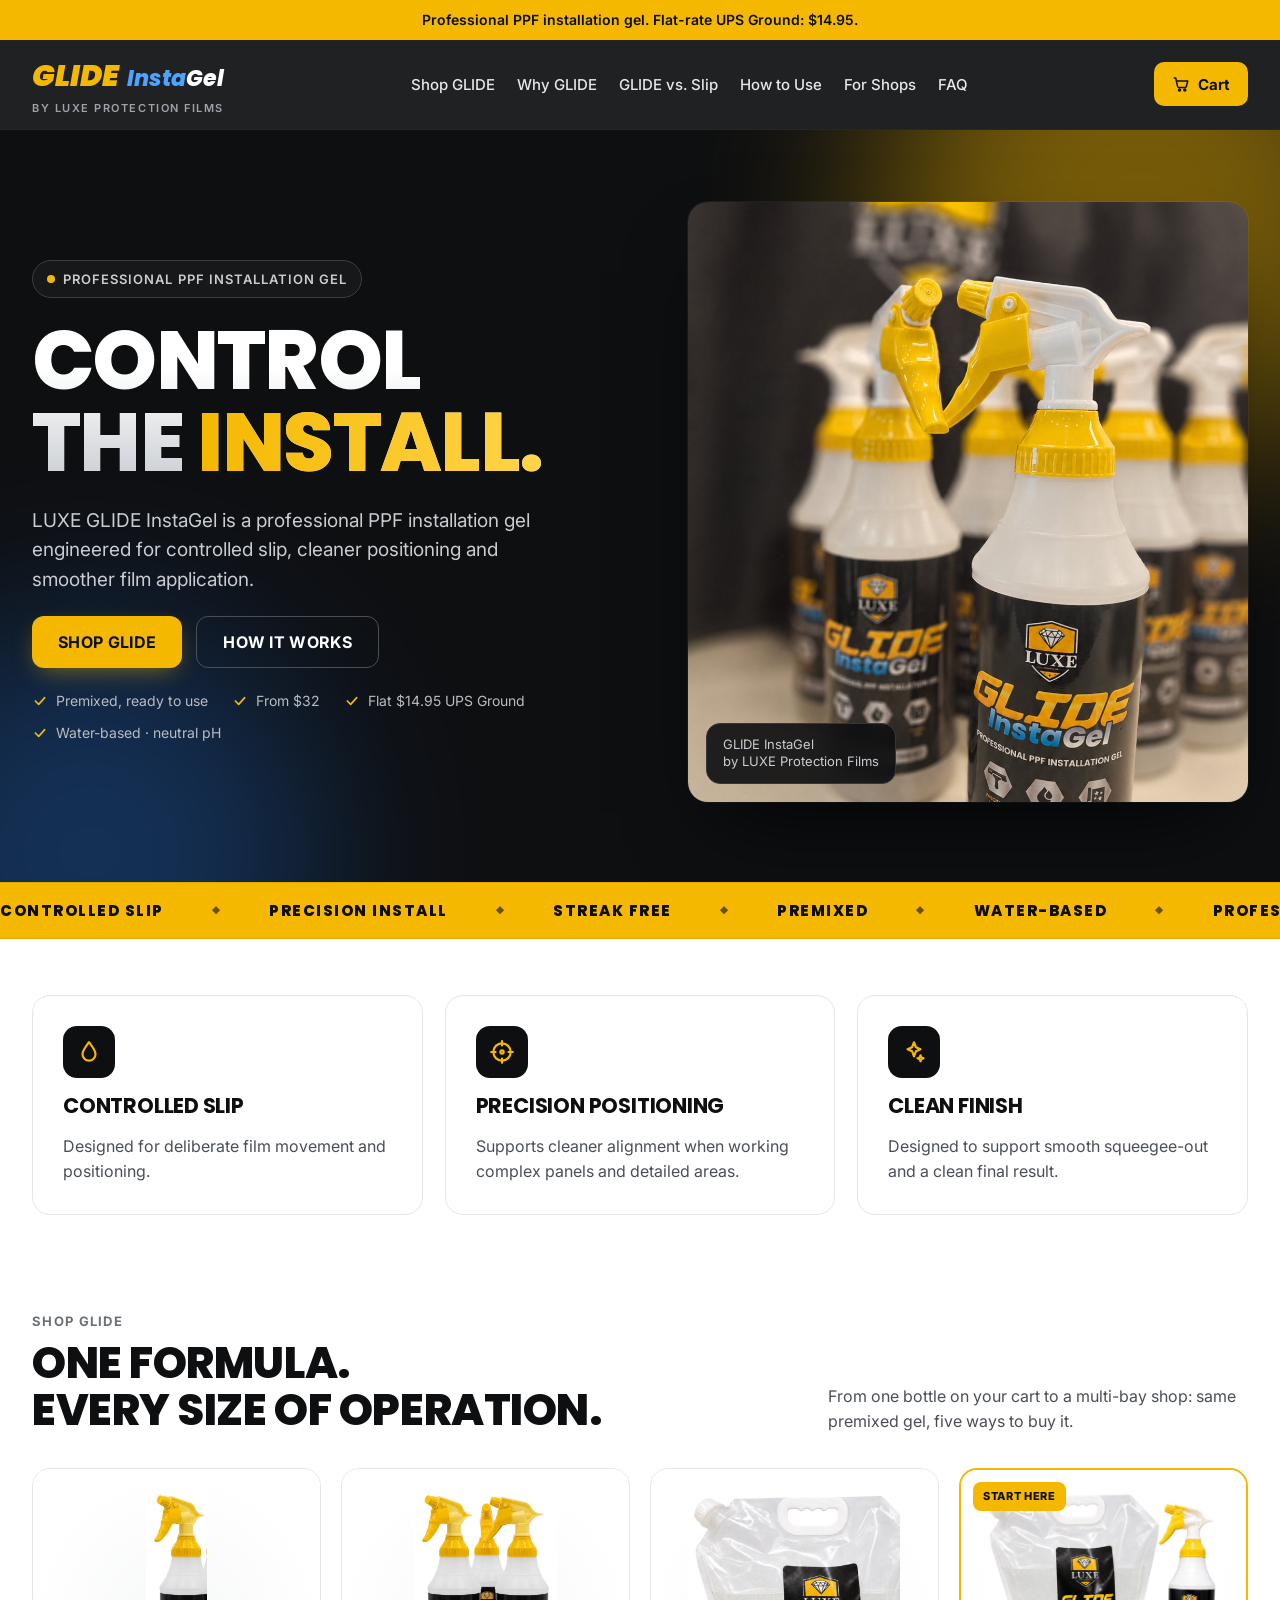
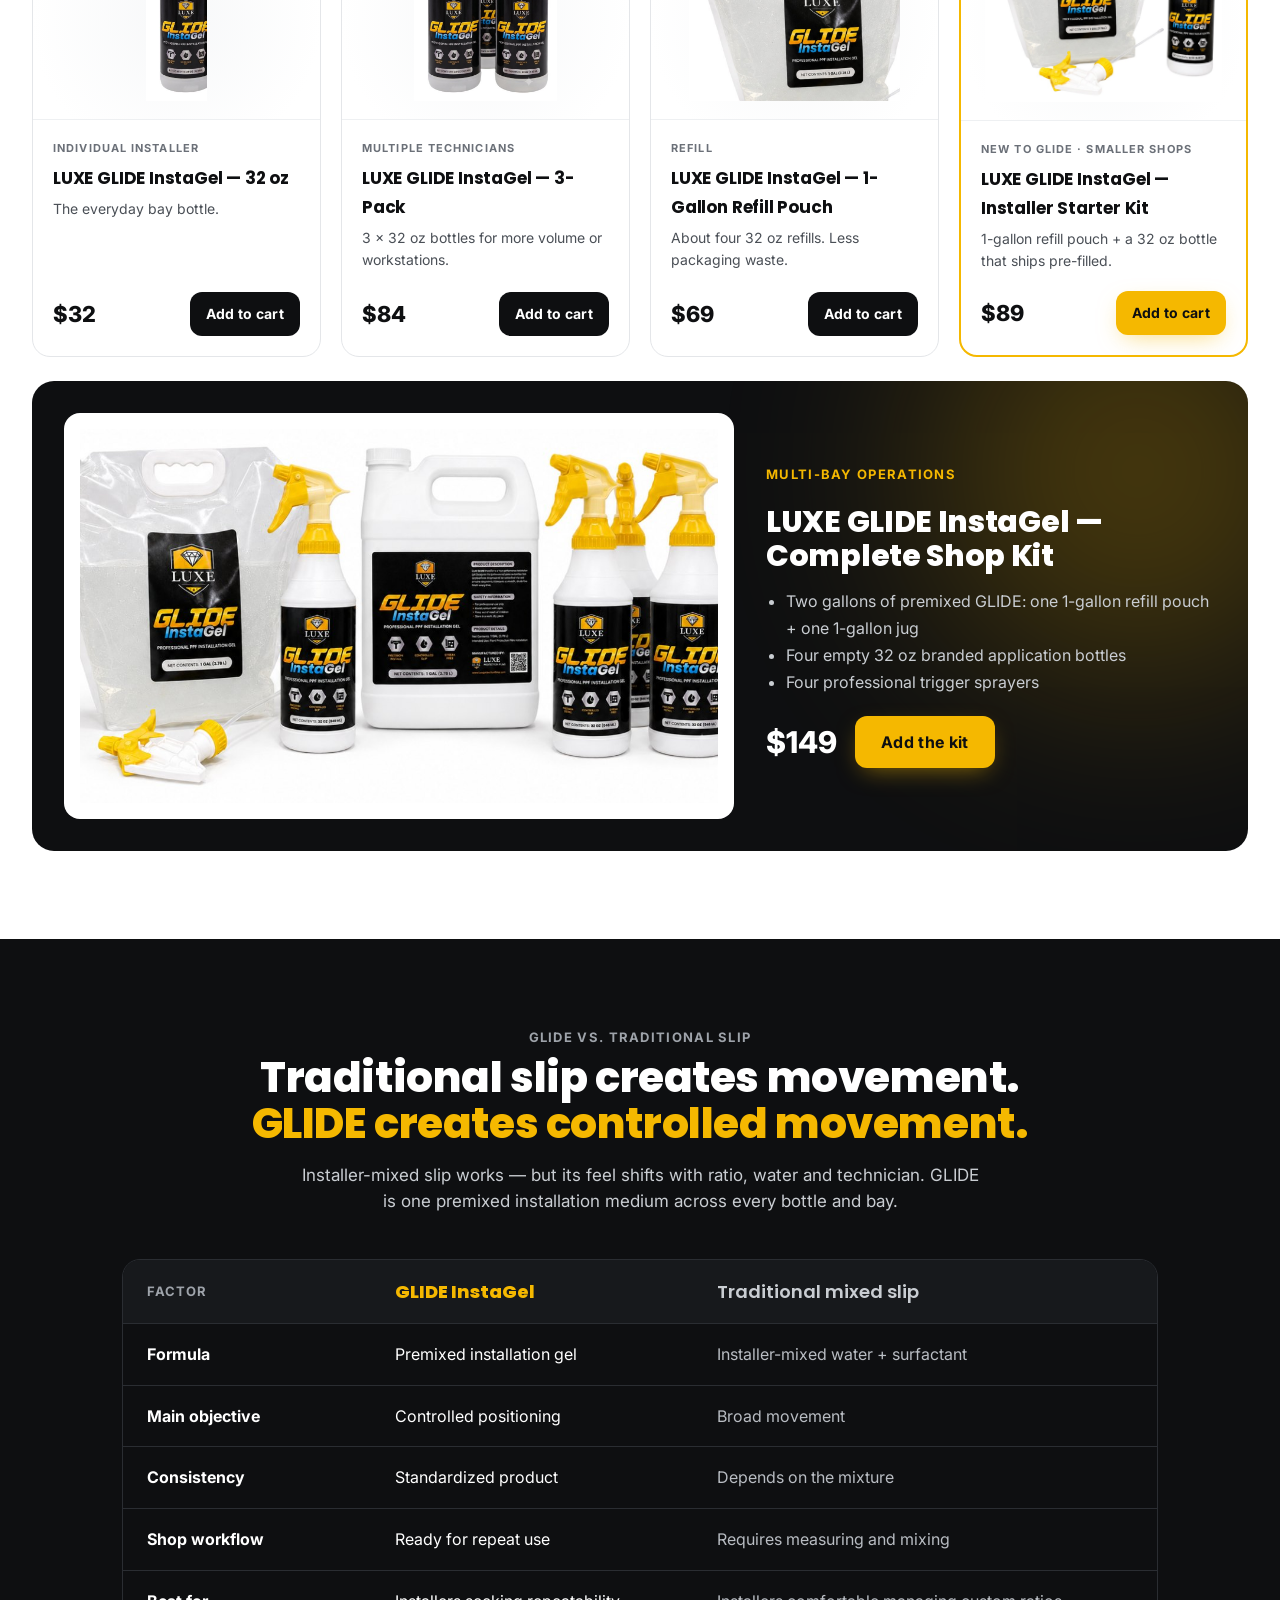
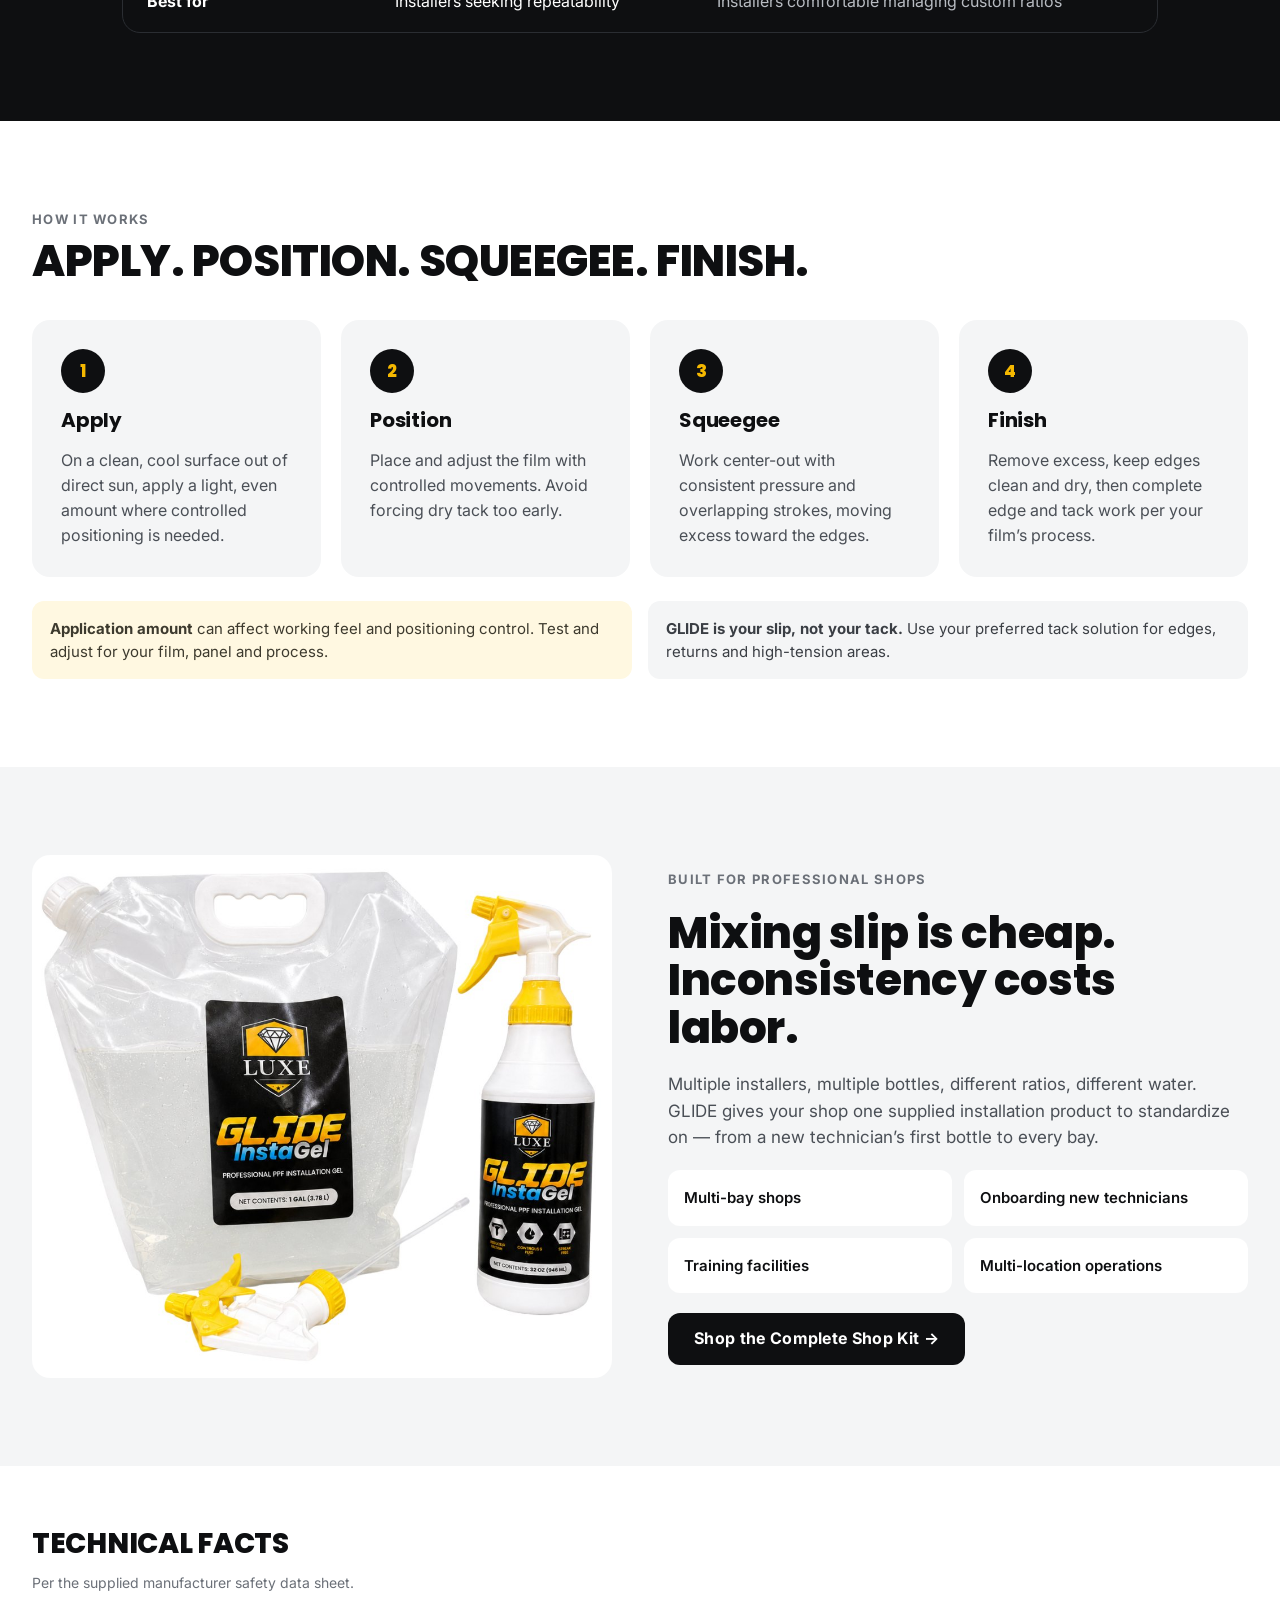
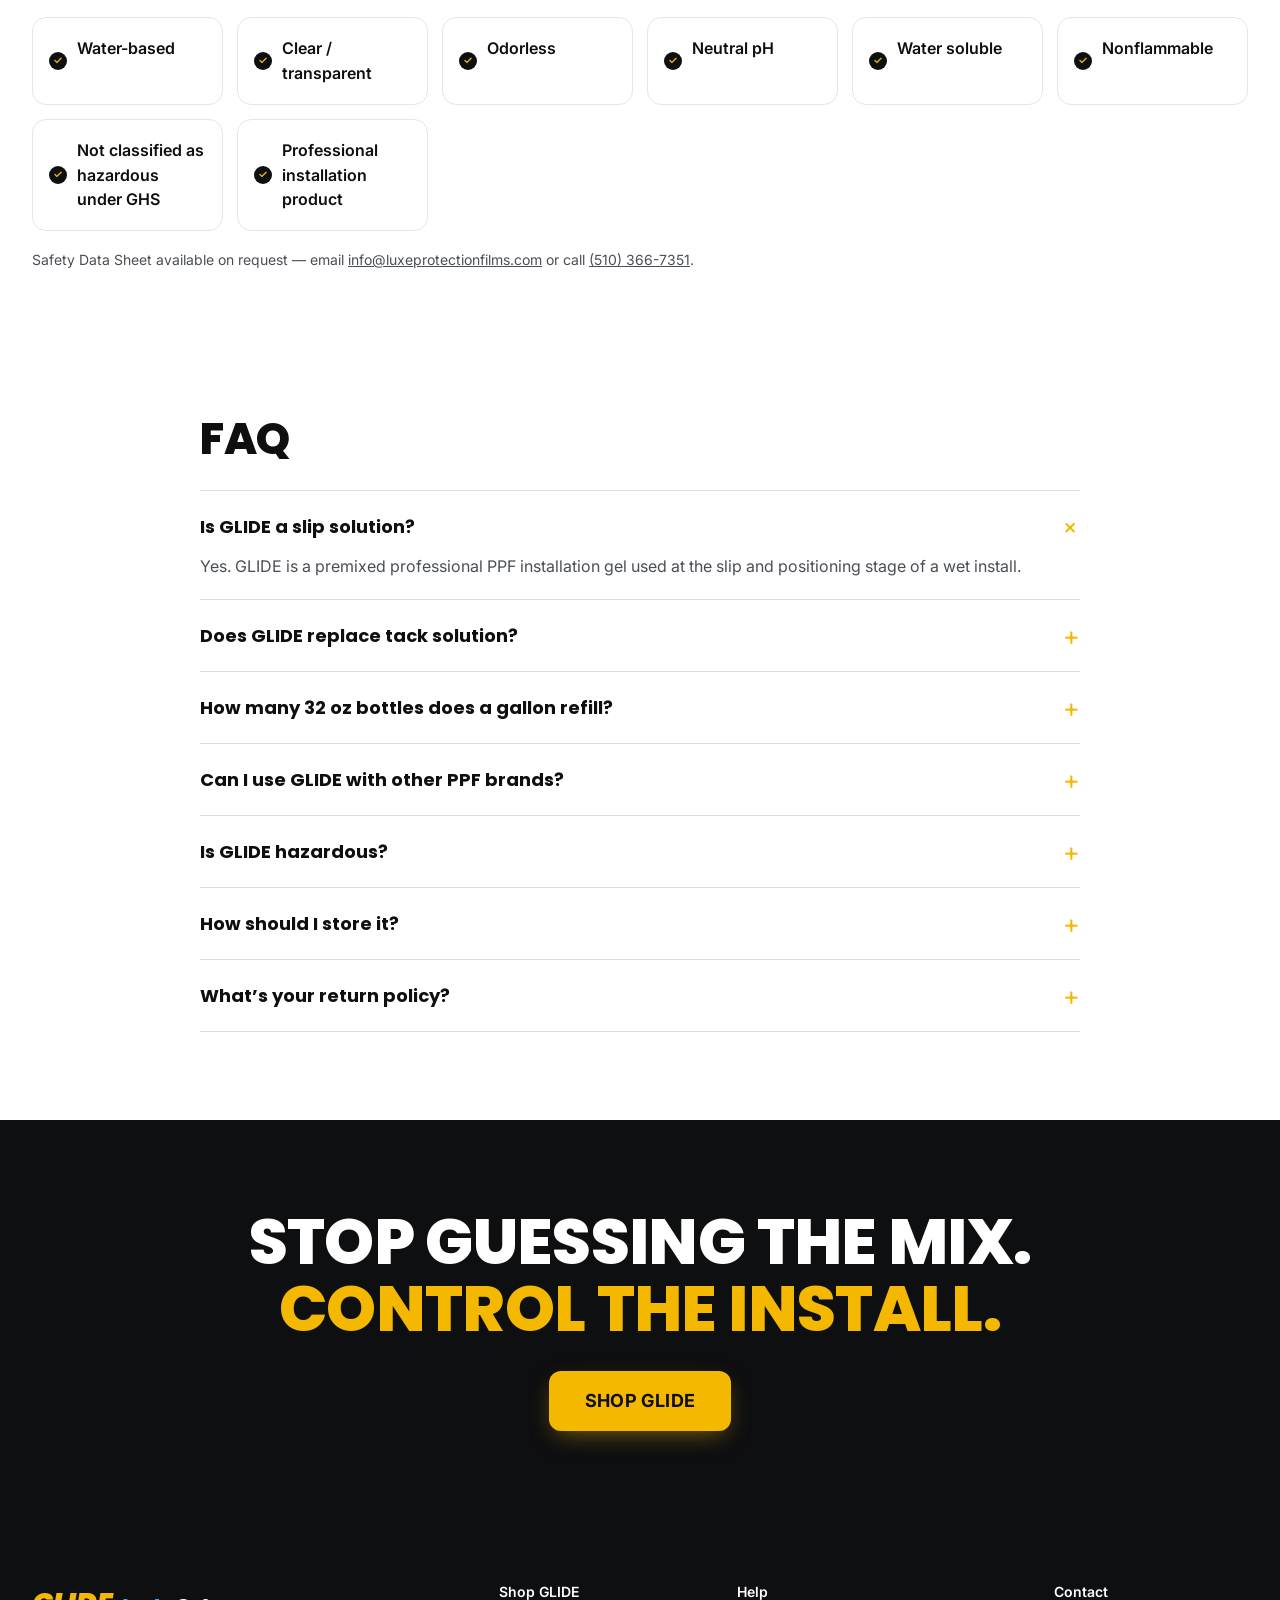
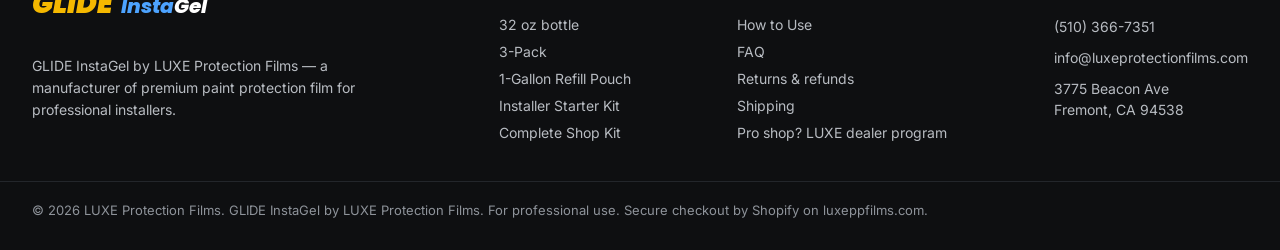
<file: index.html>
<!DOCTYPE html>
<html lang="en">
<head>
<meta charset="utf-8">
<meta name="viewport" content="width=device-width, initial-scale=1">
<title>PPF Installation Gel &amp; Slip Solution | LUXE GLIDE InstaGel</title>
<meta name="description" content="LUXE GLIDE InstaGel is a professional PPF installation gel for controlled slip, cleaner positioning and smoother film application. Premixed, water-based, from $32.">
<link rel="canonical" href="https://glideinstagel.com/">
<meta property="og:type" content="website">
<meta property="og:title" content="PPF Installation Gel &amp; Slip Solution | LUXE GLIDE InstaGel">
<meta property="og:description" content="LUXE GLIDE InstaGel is a professional PPF installation gel for controlled slip, cleaner positioning and smoother film application. Premixed, water-based, from $32.">
<meta property="og:url" content="https://glideinstagel.com/">
<meta property="og:image" content="https://glideinstagel.com/img/lifestyle.jpg">
<meta property="og:site_name" content="GLIDE InstaGel by LUXE Protection Films">
<meta name="twitter:card" content="summary_large_image">
<link rel="icon" type="image/png" href="/img/logo-black.png">
<link rel="preconnect" href="https://fonts.googleapis.com"><link rel="preconnect" href="https://fonts.gstatic.com" crossorigin>
<link href="https://fonts.googleapis.com/css2?family=Inter:wght@400;600;700&family=Poppins:wght@600;700;800&display=swap" rel="stylesheet">
<link rel="stylesheet" href="/styles.css?v=2">
</head>
<body>
<div class="glide-announce">Professional PPF installation gel. Flat-rate UPS Ground: $14.95.</div>
<header class="glide-header">
  <div class="g-wrap">
    <a class="glide-logo" href="/" aria-label="GLIDE InstaGel by LUXE Protection Films — home">
      <span class="glide-logo__mark"><span class="glide-logo__glide">GLIDE</span><span class="glide-logo__insta">Insta<span>Gel</span></span></span>
      <span class="glide-logo__by">by LUXE Protection Films</span>
    </a>
    <nav class="glide-nav" aria-label="GLIDE">
      <a href="/#shop">Shop GLIDE</a>
      <a href="/#why">Why GLIDE</a>
      <a href="/#compare">GLIDE vs. Slip</a>
      <a href="/#how">How to Use</a>
      <a href="/#shops">For Shops</a>
      <a href="/#faq">FAQ</a>
    </nav>
    <div class="glide-header__actions">
      <a class="glide-header__cart" href="https://www.luxeppfilms.com/cart">
        <svg aria-hidden="true" width="18" height="18" viewBox="0 0 24 24" fill="none" stroke="#0E0F11" stroke-width="2" stroke-linecap="round" stroke-linejoin="round"><path d="M3 4h2l2.4 11.2a2 2 0 0 0 2 1.6h7.7a2 2 0 0 0 2-1.5L21 8H6"></path><circle cx="10" cy="20" r="1.3"></circle><circle cx="17" cy="20" r="1.3"></circle></svg>
        Cart
      </a>
    </div>
  </div>
</header>
<div class="glide">
  <section id="top" class="g-dark g-hero">
    <div class="g-wrap">
      <div class="g-hero__copy">
        <span class="g-pill">Professional PPF installation gel</span>
        <h1>Control<br>the <span class="g-yellow">install.</span></h1>
        <p class="g-hero__sub">LUXE GLIDE InstaGel is a professional PPF installation gel engineered for controlled slip, cleaner positioning and smoother film application.</p>
        <div class="g-hero__ctas">
          <a class="g-btn g-btn--yellow" href="#shop">SHOP GLIDE</a>
          <a class="g-btn g-btn--ghost" href="#how">HOW IT WORKS</a>
        </div>
        <ul class="g-ticks"><li><svg aria-hidden="true" width="16" height="16" viewBox="0 0 24 24" fill="none" stroke="#F5B800" stroke-width="2.5" stroke-linecap="round" stroke-linejoin="round"><path d="M5 12l5 5 9-10"/></svg>Premixed, ready to use</li>
<li><svg aria-hidden="true" width="16" height="16" viewBox="0 0 24 24" fill="none" stroke="#F5B800" stroke-width="2.5" stroke-linecap="round" stroke-linejoin="round"><path d="M5 12l5 5 9-10"/></svg>From $32</li>
<li><svg aria-hidden="true" width="16" height="16" viewBox="0 0 24 24" fill="none" stroke="#F5B800" stroke-width="2.5" stroke-linecap="round" stroke-linejoin="round"><path d="M5 12l5 5 9-10"/></svg>Flat $14.95 UPS Ground</li>
<li><svg aria-hidden="true" width="16" height="16" viewBox="0 0 24 24" fill="none" stroke="#F5B800" stroke-width="2.5" stroke-linecap="round" stroke-linejoin="round"><path d="M5 12l5 5 9-10"/></svg>Water-based · neutral pH</li></ul>
      </div>
      <div class="g-hero__media">
        <img src="/img/lifestyle.jpg" alt="LUXE GLIDE InstaGel 32 oz spray bottles in front of the LUXE banner" fetchpriority="high">
        <div class="g-badge">GLIDE InstaGel<br>by LUXE Protection Films</div>
      </div>
    </div>
  </section>


  <div class="g-marquee" aria-hidden="true"><div class="g-marquee__track"><span>Controlled slip</span><span>Precision install</span><span>Streak free</span><span>Premixed</span><span>Water-based</span><span>Professional PPF gel</span><span>Controlled slip</span><span>Precision install</span><span>Streak free</span><span>Premixed</span><span>Water-based</span><span>Professional PPF gel</span><span>Controlled slip</span><span>Precision install</span><span>Streak free</span><span>Premixed</span><span>Water-based</span><span>Professional PPF gel</span><span>Controlled slip</span><span>Precision install</span><span>Streak free</span><span>Premixed</span><span>Water-based</span><span>Professional PPF gel</span></div></div>
  <section id="why" class="g-section g-section--tight">
    <div class="g-wrap">
      <div class="g-grid">
        <div class="g-card"><div class="g-icon"><svg aria-hidden="true" width="26" height="26" viewBox="0 0 24 24" fill="none" stroke="#F5B800" stroke-width="2" stroke-linecap="round" stroke-linejoin="round"><path d="M12 3c3 4 6 7.5 6 11a6 6 0 0 1-12 0c0-3.5 3-7 6-11z"/></svg></div><h3>Controlled slip</h3><p>Designed for deliberate film movement and positioning.</p></div>
        <div class="g-card"><div class="g-icon"><svg aria-hidden="true" width="26" height="26" viewBox="0 0 24 24" fill="none" stroke="#F5B800" stroke-width="2" stroke-linecap="round" stroke-linejoin="round"><circle cx="12" cy="12" r="8"/><path d="M12 2v4M12 18v4M2 12h4M18 12h4"/><circle cx="12" cy="12" r="1.5"/></svg></div><h3>Precision positioning</h3><p>Supports cleaner alignment when working complex panels and detailed areas.</p></div>
        <div class="g-card"><div class="g-icon"><svg aria-hidden="true" width="26" height="26" viewBox="0 0 24 24" fill="none" stroke="#F5B800" stroke-width="2" stroke-linecap="round" stroke-linejoin="round"><path d="M12 3l1.8 4.6L18 9.4l-4.2 1.8L12 16l-1.8-4.8L6 9.4l4.2-1.8z"/><path d="M18 15l.8 2 2 .8-2 .8-.8 2-.8-2-2-.8 2-.8z"/></svg></div><h3>Clean finish</h3><p>Designed to support smooth squeegee-out and a clean final result.</p></div>
      </div>
    </div>
  </section>

  <section id="shop" class="g-section" style="padding-top:40px">
    <div class="g-wrap">
      <div class="g-sechead">
        <div><p class="g-eyebrow">Shop GLIDE</p><h2 class="g-h2">One formula.<br>Every size of operation.</h2></div>
        <p class="g-lead">From one bottle on your cart to a multi-bay shop: same premixed gel, five ways to buy it.</p>
      </div>
      <div class="g-products"><article class="g-prod">
      
      <a class="g-prod__img" href="/products/32-oz/" tabindex="-1" aria-hidden="true"><img src="/img/single.jpg" alt="" loading="lazy"></a>
      <div class="g-prod__body">
        <p class="g-prod__for">Individual installer</p>
        <h3><a class="g-prod__name" href="/products/32-oz/">LUXE GLIDE InstaGel — 32 oz</a></h3>
        <p class="g-prod__desc">The everyday bay bottle.</p>
        <div class="g-prod__buy">
          <span class="g-price">$32</span>
          <a class="g-btn g-btn--sm g-btn--dark" href="https://www.luxeppfilms.com/cart/add?id=51514864402720&quantity=1&return_to=%2Fcart" rel="nofollow">Add to cart</a>
        </div>
      </div>
    </article>
<article class="g-prod">
      
      <a class="g-prod__img" href="/products/3-pack/" tabindex="-1" aria-hidden="true"><img src="/img/trio.jpg" alt="" loading="lazy"></a>
      <div class="g-prod__body">
        <p class="g-prod__for">Multiple technicians</p>
        <h3><a class="g-prod__name" href="/products/3-pack/">LUXE GLIDE InstaGel — 3-Pack</a></h3>
        <p class="g-prod__desc">3 × 32 oz bottles for more volume or workstations.</p>
        <div class="g-prod__buy">
          <span class="g-price">$84</span>
          <a class="g-btn g-btn--sm g-btn--dark" href="https://www.luxeppfilms.com/cart/add?id=52157142073632&quantity=1&return_to=%2Fcart" rel="nofollow">Add to cart</a>
        </div>
      </div>
    </article>
<article class="g-prod">
      
      <a class="g-prod__img" href="/products/1-gallon-refill/" tabindex="-1" aria-hidden="true"><img src="/img/pouch.jpg" alt="" loading="lazy"></a>
      <div class="g-prod__body">
        <p class="g-prod__for">Refill</p>
        <h3><a class="g-prod__name" href="/products/1-gallon-refill/">LUXE GLIDE InstaGel — 1-Gallon Refill Pouch</a></h3>
        <p class="g-prod__desc">About four 32 oz refills. Less packaging waste.</p>
        <div class="g-prod__buy">
          <span class="g-price">$69</span>
          <a class="g-btn g-btn--sm g-btn--dark" href="https://www.luxeppfilms.com/cart/add?id=52157148299552&quantity=1&return_to=%2Fcart" rel="nofollow">Add to cart</a>
        </div>
      </div>
    </article>
<article class="g-prod g-prod--hl">
      <span class="g-prod__tag">START HERE</span>
      <a class="g-prod__img" href="/products/installer-starter-kit/" tabindex="-1" aria-hidden="true"><img src="/img/refill1.jpg" alt="" loading="lazy"></a>
      <div class="g-prod__body">
        <p class="g-prod__for">New to GLIDE · smaller shops</p>
        <h3><a class="g-prod__name" href="/products/installer-starter-kit/">LUXE GLIDE InstaGel — Installer Starter Kit</a></h3>
        <p class="g-prod__desc">1-gallon refill pouch + a 32 oz bottle that ships pre-filled.</p>
        <div class="g-prod__buy">
          <span class="g-price">$89</span>
          <a class="g-btn g-btn--sm g-btn--yellow" href="https://www.luxeppfilms.com/cart/add?id=52157162651936&quantity=1&return_to=%2Fcart" rel="nofollow">Add to cart</a>
        </div>
      </div>
    </article></div>
      <div class="g-kit g-dark">
        <a class="g-kit__img" href="/products/complete-shop-kit/"><img src="/img/collection.jpg" alt="LUXE GLIDE InstaGel Complete Shop Kit" loading="lazy"></a>
        <div class="g-kit__copy">
          <p class="g-eyebrow" style="color:#F5B800">Multi-bay operations</p>
          <h3 style="font-size:30px;font-weight:800;line-height:1.12"><a href="/products/complete-shop-kit/" style="text-decoration:none;color:#fff">LUXE GLIDE InstaGel — Complete Shop Kit</a></h3>
          <ul>
            <li>Two gallons of premixed GLIDE: one 1-gallon refill pouch + one 1-gallon jug</li>
            <li>Four empty 32 oz branded application bottles</li>
            <li>Four professional trigger sprayers</li>
          </ul>
          <div style="display:flex;flex-wrap:wrap;align-items:center;gap:18px;padding-top:6px">
            <span class="g-price" style="font-size:30px">$149</span>
            <a class="g-btn g-btn--yellow" href="https://www.luxeppfilms.com/cart/add?id=52157170811168&quantity=1&return_to=%2Fcart" rel="nofollow">Add the kit</a>
          </div>
        </div>
      </div>
    </div>
  </section>

  <section id="compare" class="g-dark g-section">
    <div class="g-wrap" style="max-width:1100px">
      <p class="g-eyebrow" style="text-align:center">GLIDE vs. traditional slip</p>
      <h2 class="g-h2" style="text-align:center;text-transform:none;font-size:clamp(28px,3.6vw,42px);margin-bottom:16px;color:#fff">Traditional slip creates movement.<br><span class="g-yellow">GLIDE creates controlled movement.</span></h2>
      <p style="text-align:center;max-width:680px;margin:0 auto 44px;color:#C9CDD2;font-size:17px">Installer-mixed slip works — but its feel shifts with ratio, water and technician. GLIDE is one premixed installation medium across every bottle and bay.</p>
      <div class="g-table-wrap">
        <table class="g-table">
          <thead><tr><th scope="col" style="color:#9EA3AA;font-size:13px;letter-spacing:.08em;text-transform:uppercase;width:24%">Factor</th><th scope="col" style="color:#F5B800;font:800 18px Poppins,sans-serif">GLIDE InstaGel</th><th scope="col" style="color:#C9CDD2;font:600 18px Poppins,sans-serif">Traditional mixed slip</th></tr></thead>
          <tbody>
            <tr><th scope="row">Formula</th><td>Premixed installation gel</td><td class="g-muted-cell">Installer-mixed water + surfactant</td></tr>
            <tr><th scope="row">Main objective</th><td>Controlled positioning</td><td class="g-muted-cell">Broad movement</td></tr>
            <tr><th scope="row">Consistency</th><td>Standardized product</td><td class="g-muted-cell">Depends on the mixture</td></tr>
            <tr><th scope="row">Shop workflow</th><td>Ready for repeat use</td><td class="g-muted-cell">Requires measuring and mixing</td></tr>
            <tr><th scope="row">Best for</th><td>Installers seeking repeatability</td><td class="g-muted-cell">Installers comfortable managing custom ratios</td></tr>
          </tbody>
        </table>
      </div>
    </div>
  </section>

  <section id="how" class="g-section">
    <div class="g-wrap">
      <p class="g-eyebrow">How it works</p>
      <h2 class="g-h2" style="margin-bottom:36px">Apply. Position. Squeegee. Finish.</h2>
      <ol class="g-steps">
        <li><span class="g-num">1</span><h3 style="font-size:20px">Apply</h3><p style="color:#4A4F56">On a clean, cool surface out of direct sun, apply a light, even amount where controlled positioning is needed.</p></li>
        <li><span class="g-num">2</span><h3 style="font-size:20px">Position</h3><p style="color:#4A4F56">Place and adjust the film with controlled movements. Avoid forcing dry tack too early.</p></li>
        <li><span class="g-num">3</span><h3 style="font-size:20px">Squeegee</h3><p style="color:#4A4F56">Work center-out with consistent pressure and overlapping strokes, moving excess toward the edges.</p></li>
        <li><span class="g-num">4</span><h3 style="font-size:20px">Finish</h3><p style="color:#4A4F56">Remove excess, keep edges clean and dry, then complete edge and tack work per your film&rsquo;s process.</p></li>
      </ol>
      <div style="margin-top:24px;display:flex;flex-wrap:wrap;gap:16px">
        <p class="g-note g-note--y"><strong>Application amount</strong> can affect working feel and positioning control. Test and adjust for your film, panel and process.</p>
        <p class="g-note g-note--g"><strong>GLIDE is your slip, not your tack.</strong> Use your preferred tack solution for edges, returns and high-tension areas.</p>
      </div>
    </div>
  </section>

  <section id="shops" class="g-soft g-section">
    <div class="g-wrap g-split">
      <div><img src="/img/refill1.jpg" alt="GLIDE InstaGel gallon refill pouch and 32 oz spray bottle" loading="lazy"></div>
      <div style="display:flex;flex-direction:column;gap:20px">
        <p class="g-eyebrow" style="margin:0">Built for professional shops</p>
        <h2 class="g-h2" style="text-transform:none">Mixing slip is cheap.<br>Inconsistency costs labor.</h2>
        <p style="font-size:17px;color:#4A4F56">Multiple installers, multiple bottles, different ratios, different water. GLIDE gives your shop one supplied installation product to standardize on — from a new technician&rsquo;s first bottle to every bay.</p>
        <ul class="g-chips"><li>Multi-bay shops</li><li>Onboarding new technicians</li><li>Training facilities</li><li>Multi-location operations</li></ul>
        <div><a class="g-btn g-btn--dark" href="/products/complete-shop-kit/">Shop the Complete Shop Kit →</a></div>
      </div>
    </div>
  </section>

  <section class="g-section g-section--tight">
    <div class="g-wrap">
      <h2 style="font-size:28px;font-weight:800;text-transform:uppercase">Technical facts</h2>
      <p style="font-size:14px;color:#6B7078;margin:6px 0 24px">Per the supplied manufacturer safety data sheet.</p>
      <ul class="g-facts"><li>Water-based</li><li>Clear / transparent</li><li>Odorless</li><li>Neutral pH</li><li>Water soluble</li><li>Nonflammable</li><li>Not classified as hazardous under GHS</li><li>Professional installation product</li></ul>
      <p style="font-size:14px;color:#4A4F56;margin-top:18px">Safety Data Sheet available on request — email <a href="mailto:info@luxeprotectionfilms.com">info@luxeprotectionfilms.com</a> or call <a href="tel:+15103667351">(510) 366-7351</a>.</p>
    </div>
  </section>

  <section id="faq" class="g-section">
    <div class="g-wrap"><div class="g-faq">
      <h2 class="g-h2" style="margin-bottom:28px">FAQ</h2>
      <div style="border-top:1px solid #DADDE1"><details open><summary>Is GLIDE a slip solution?</summary><p>Yes. GLIDE is a premixed professional PPF installation gel used at the slip and positioning stage of a wet install.</p></details>
<details><summary>Does GLIDE replace tack solution?</summary><p>No. Tack requirements depend on the film, the panel and your workflow. Keep using your preferred tack solution where you need it.</p></details>
<details><summary>How many 32 oz bottles does a gallon refill?</summary><p>About four.</p></details>
<details><summary>Can I use GLIDE with other PPF brands?</summary><p>GLIDE is made for professional PPF installation. Test it on your film and follow the film manufacturer’s installation requirements.</p></details>
<details><summary>Is GLIDE hazardous?</summary><p>The supplied manufacturer SDS does not classify the finished product as hazardous under GHS, and identifies it as nonflammable.</p></details>
<details><summary>How should I store it?</summary><p>Keep the container closed and store it in a cool area.</p></details>
<details><summary>What’s your return policy?</summary><p>Unopened GLIDE can be returned within 7 days of delivery. Opened product is final sale unless defective.</p></details></div>
    </div></div>
  </section>

  <section class="g-dark g-section" style="text-align:center">
    <div class="g-wrap" style="display:flex;flex-direction:column;align-items:center;gap:28px">
      <h2 style="font-size:clamp(36px,5vw,64px);font-weight:800;line-height:1.05;text-transform:uppercase;color:#fff">Stop guessing the mix.<br><span class="g-yellow">Control the install.</span></h2>
      <a class="g-btn g-btn--yellow" href="#shop" style="min-height:60px;padding:0 36px;font-size:18px">SHOP GLIDE</a>
    </div>
  </section>
</div>
<script type="application/ld+json">{"@context": "https://schema.org", "@type": "FAQPage", "mainEntity": [{"@type": "Question", "name": "Is GLIDE a slip solution?", "acceptedAnswer": {"@type": "Answer", "text": "Yes. GLIDE is a premixed professional PPF installation gel used at the slip and positioning stage of a wet install."}}, {"@type": "Question", "name": "Does GLIDE replace tack solution?", "acceptedAnswer": {"@type": "Answer", "text": "No. Tack requirements depend on the film, the panel and your workflow. Keep using your preferred tack solution where you need it."}}, {"@type": "Question", "name": "How many 32 oz bottles does a gallon refill?", "acceptedAnswer": {"@type": "Answer", "text": "About four."}}, {"@type": "Question", "name": "Can I use GLIDE with other PPF brands?", "acceptedAnswer": {"@type": "Answer", "text": "GLIDE is made for professional PPF installation. Test it on your film and follow the film manufacturer\u2019s installation requirements."}}, {"@type": "Question", "name": "Is GLIDE hazardous?", "acceptedAnswer": {"@type": "Answer", "text": "The supplied manufacturer SDS does not classify the finished product as hazardous under GHS, and identifies it as nonflammable."}}, {"@type": "Question", "name": "How should I store it?", "acceptedAnswer": {"@type": "Answer", "text": "Keep the container closed and store it in a cool area."}}, {"@type": "Question", "name": "What\u2019s your return policy?", "acceptedAnswer": {"@type": "Answer", "text": "Unopened GLIDE can be returned within 7 days of delivery. Opened product is final sale unless defective."}}]}</script>

<footer class="glide-footer">
  <div class="g-wrap">
    <div class="glide-footer__brand">
      <span class="glide-logo__mark"><span class="glide-logo__glide" style="font-size:28px">GLIDE</span><span class="glide-logo__insta" style="font-size:20px">Insta<span>Gel</span></span></span>
      <p>GLIDE InstaGel by LUXE Protection Films — a manufacturer of premium paint protection film for professional installers.</p>
    </div>
    <nav class="glide-footer__col" aria-label="Shop GLIDE">
      <h3>Shop GLIDE</h3>
      <a href="/products/32-oz/">32 oz bottle</a><a href="/products/3-pack/">3-Pack</a><a href="/products/1-gallon-refill/">1-Gallon Refill Pouch</a><a href="/products/installer-starter-kit/">Installer Starter Kit</a><a href="/products/complete-shop-kit/">Complete Shop Kit</a>
    </nav>
    <nav class="glide-footer__col" aria-label="Help">
      <h3>Help</h3>
      <a href="/#how">How to Use</a>
      <a href="/#faq">FAQ</a>
      <a href="https://www.luxeppfilms.com/policies/refund-policy">Returns &amp; refunds</a>
      <a href="https://www.luxeppfilms.com/policies/shipping-policy">Shipping</a>
      <a href="https://www.luxeppfilms.com/pages/become-a-dealer">Pro shop? LUXE dealer program</a>
    </nav>
    <div class="glide-footer__col" style="line-height:1.5">
      <h3>Contact</h3>
      <a href="tel:+15103667351">(510) 366-7351</a>
      <a href="mailto:info@luxeprotectionfilms.com">info@luxeprotectionfilms.com</a>
      <span>3775 Beacon Ave<br>Fremont, CA 94538</span>
    </div>
  </div>
  <div class="glide-footer__base">© 2026 LUXE Protection Films. GLIDE InstaGel by LUXE Protection Films. For professional use. Secure checkout by Shopify on luxeppfilms.com.</div>
</footer>
<script src="/site.js?v=2" defer></script>
</body>
</html>
</file>
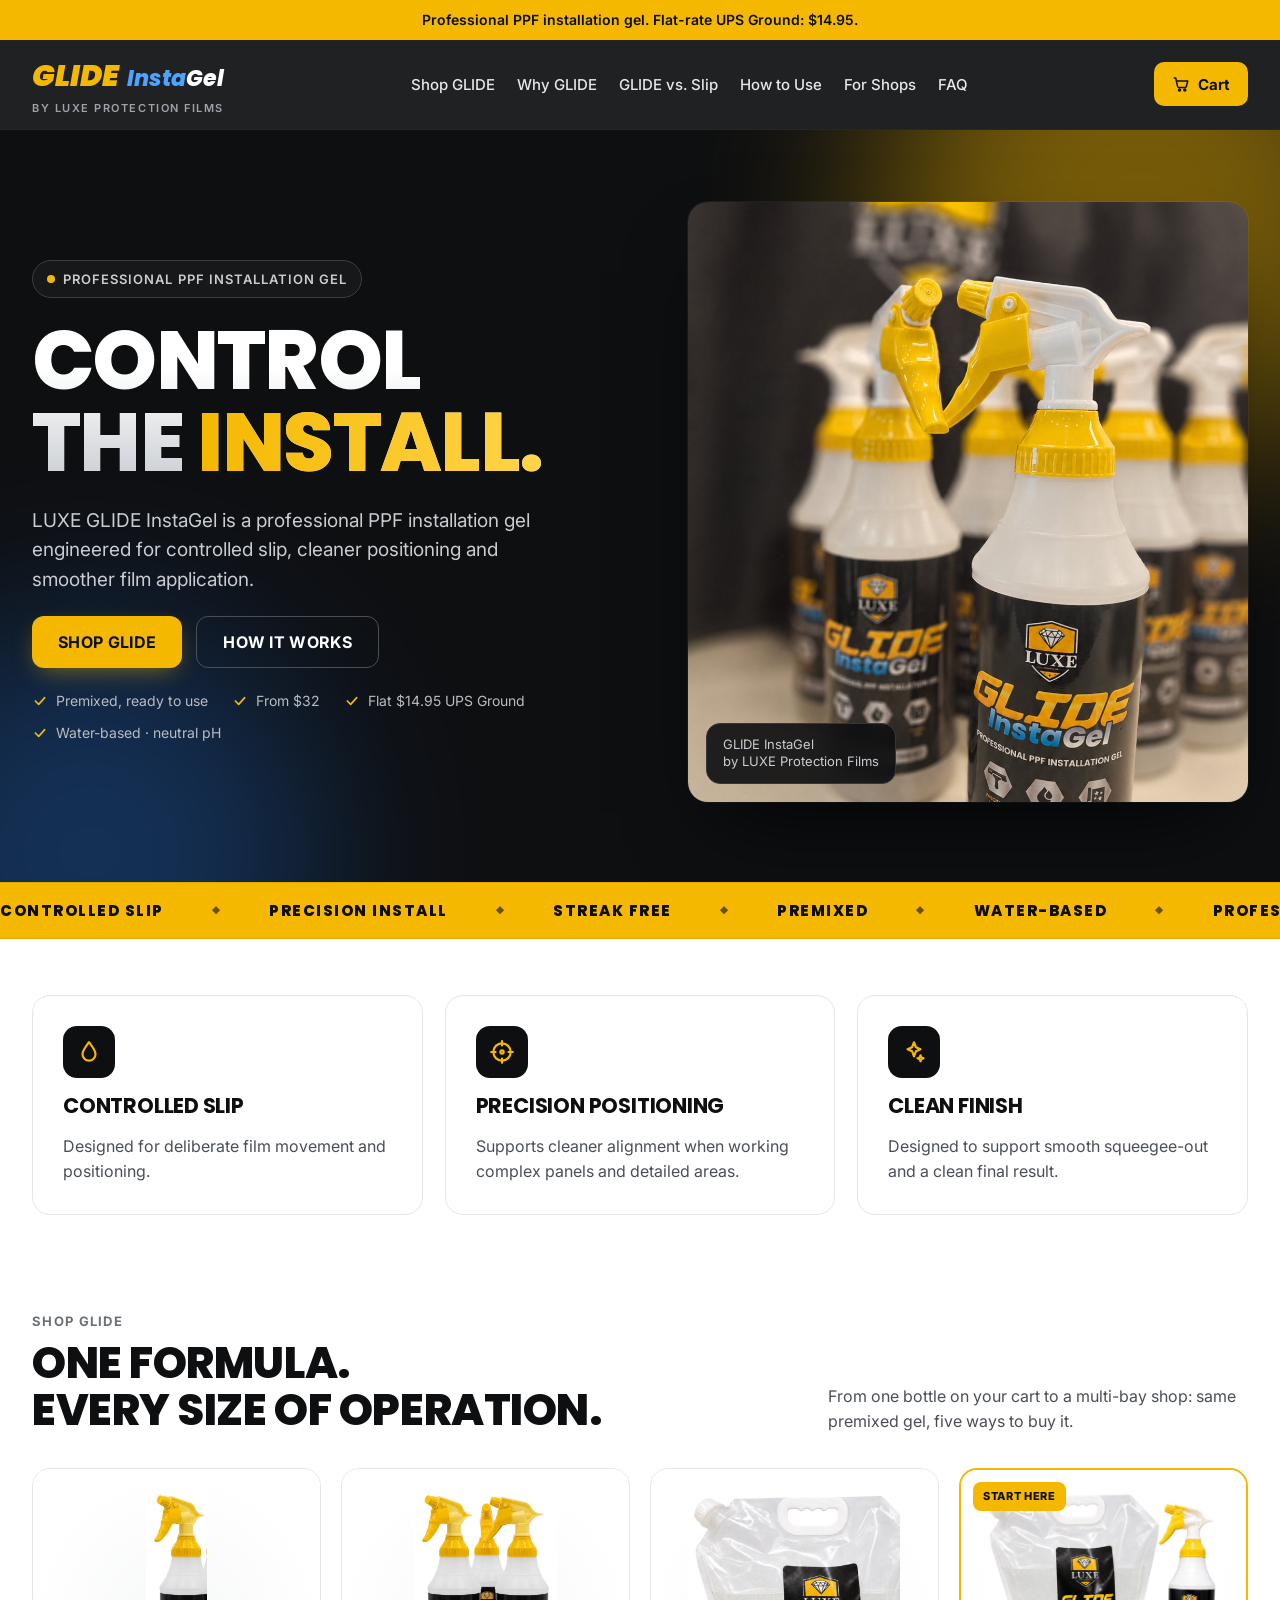
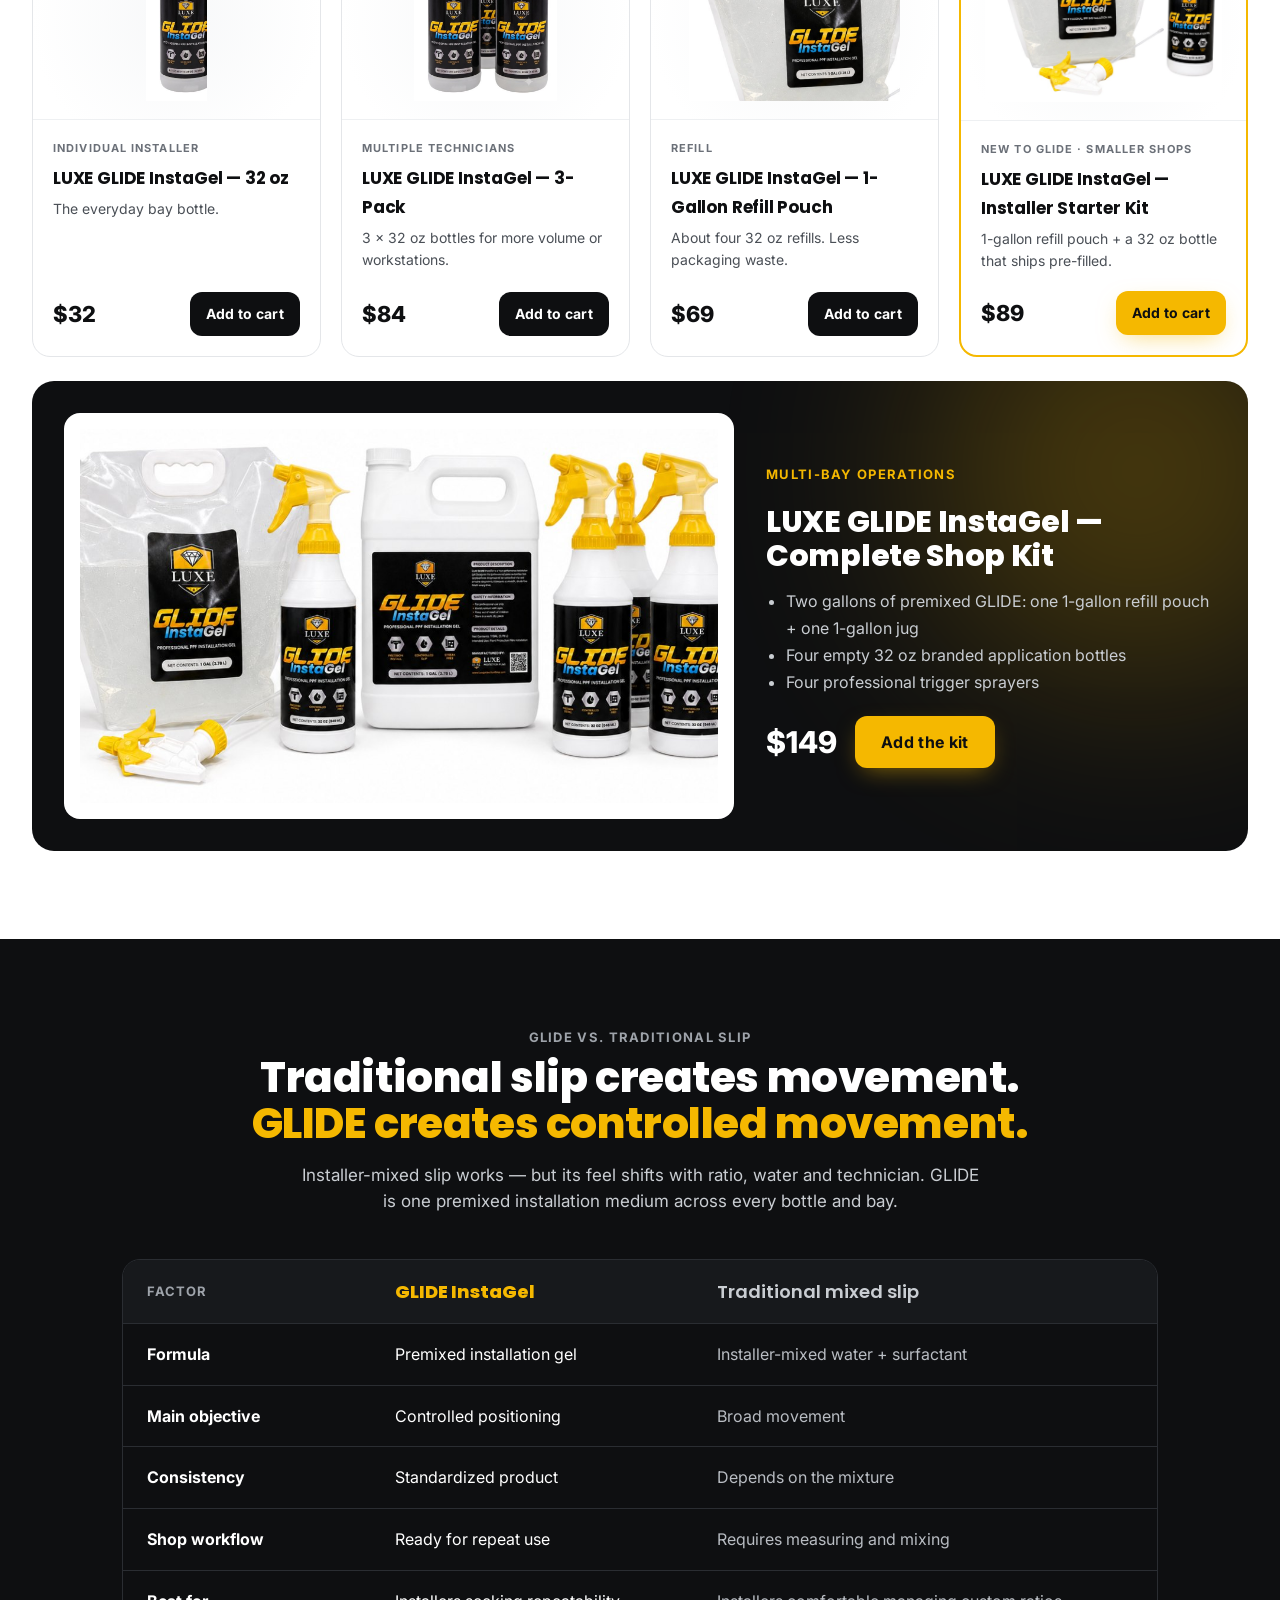
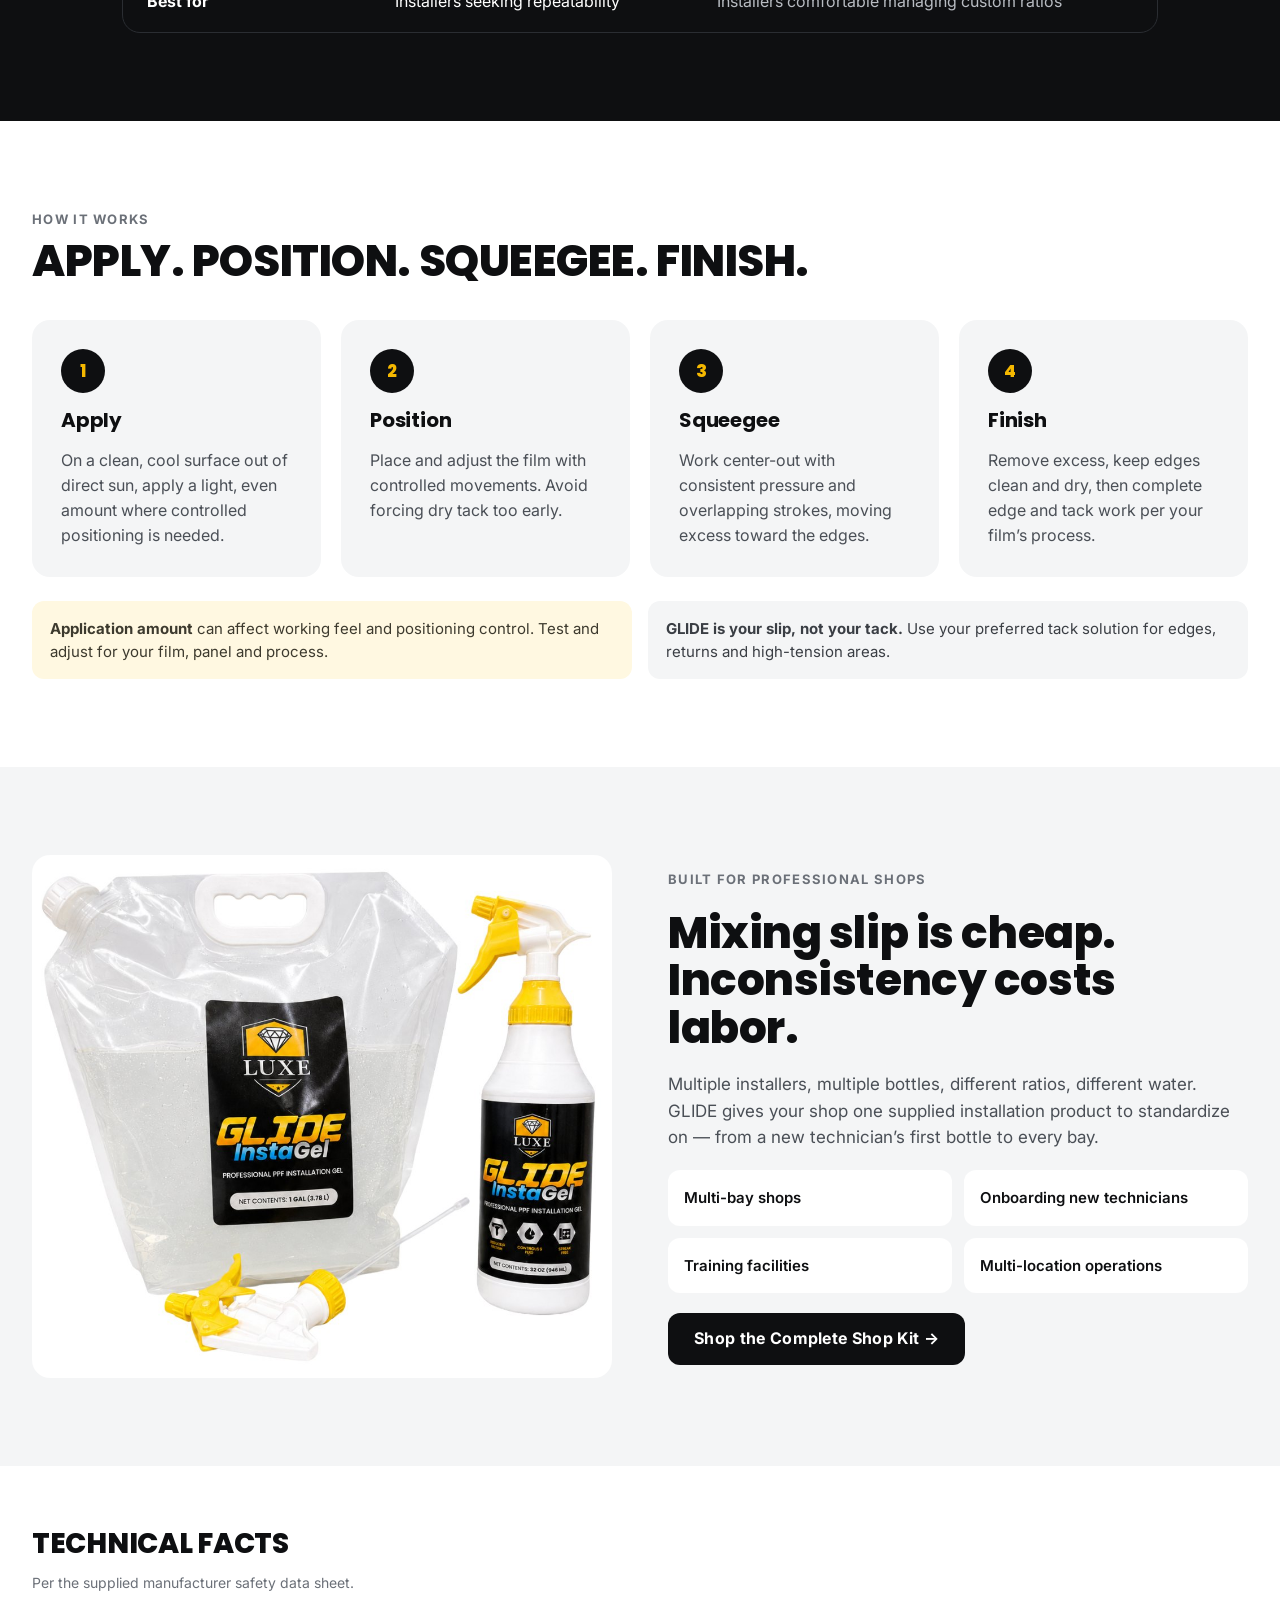
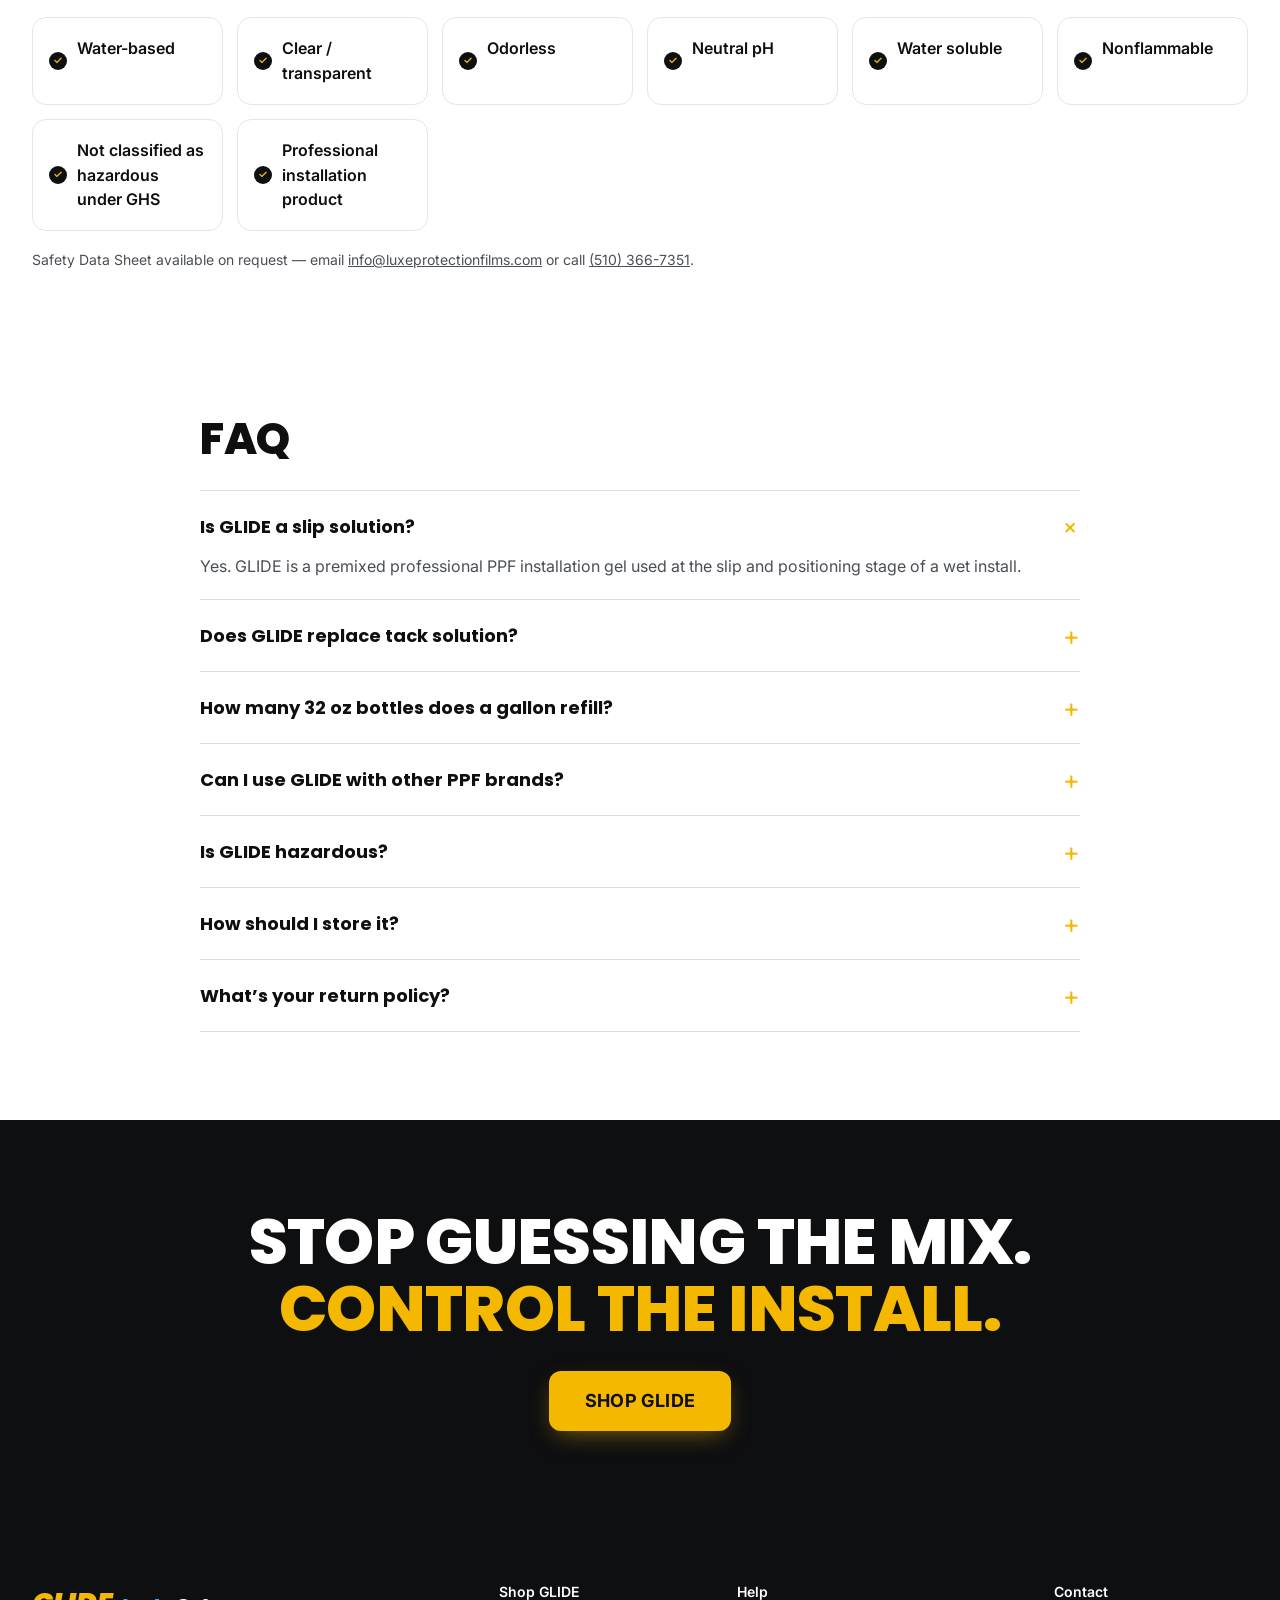
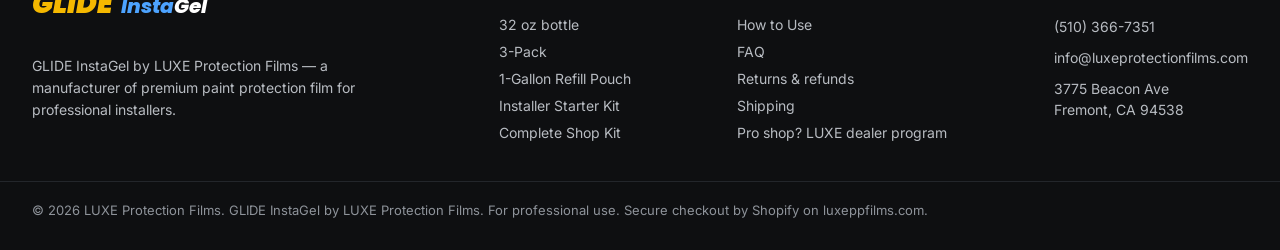
<file: glide/index.html>
<!DOCTYPE html><html><head><meta charset="utf-8"><title>GLIDE InstaGel</title><meta http-equiv="refresh" content="0; url=/"><link rel="canonical" href="https://glideinstagel.com/"><script>location.replace("/")</script></head><body><a href="/">GLIDE InstaGel</a></body></html>
</file>
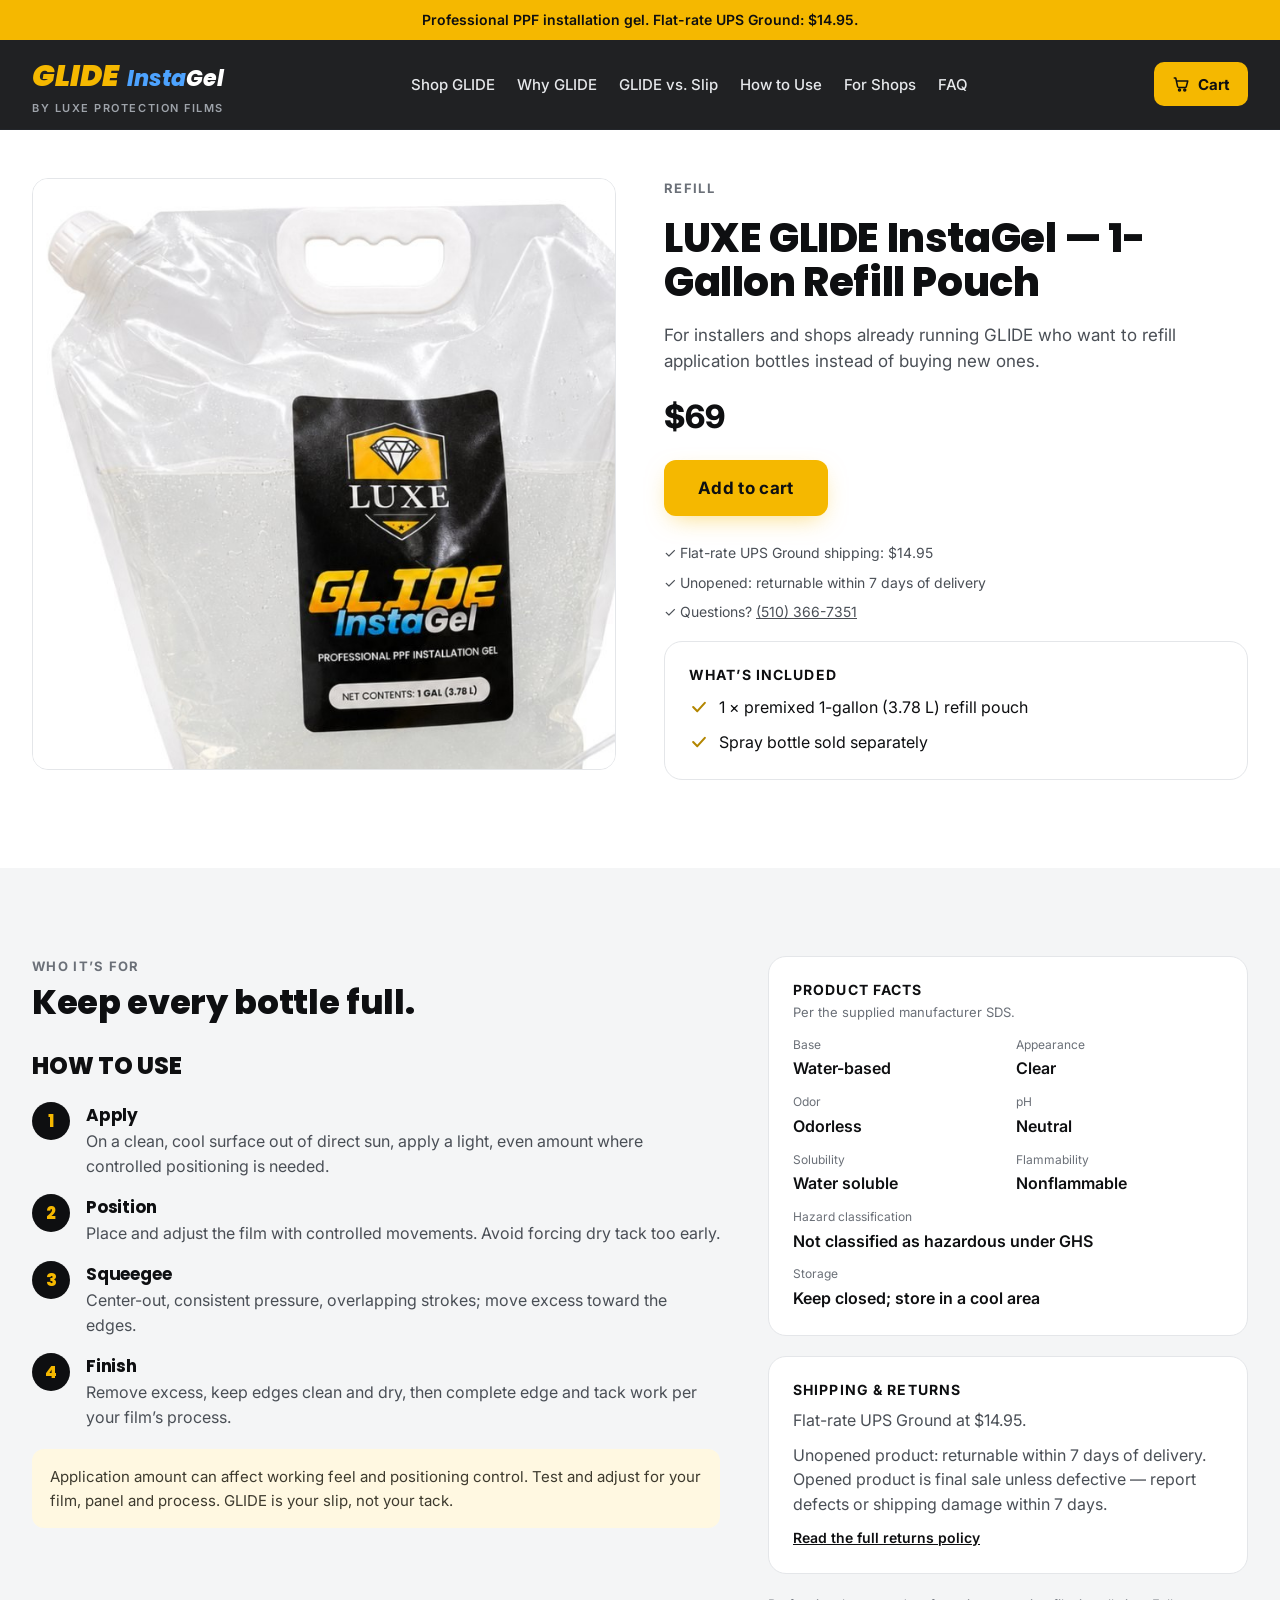
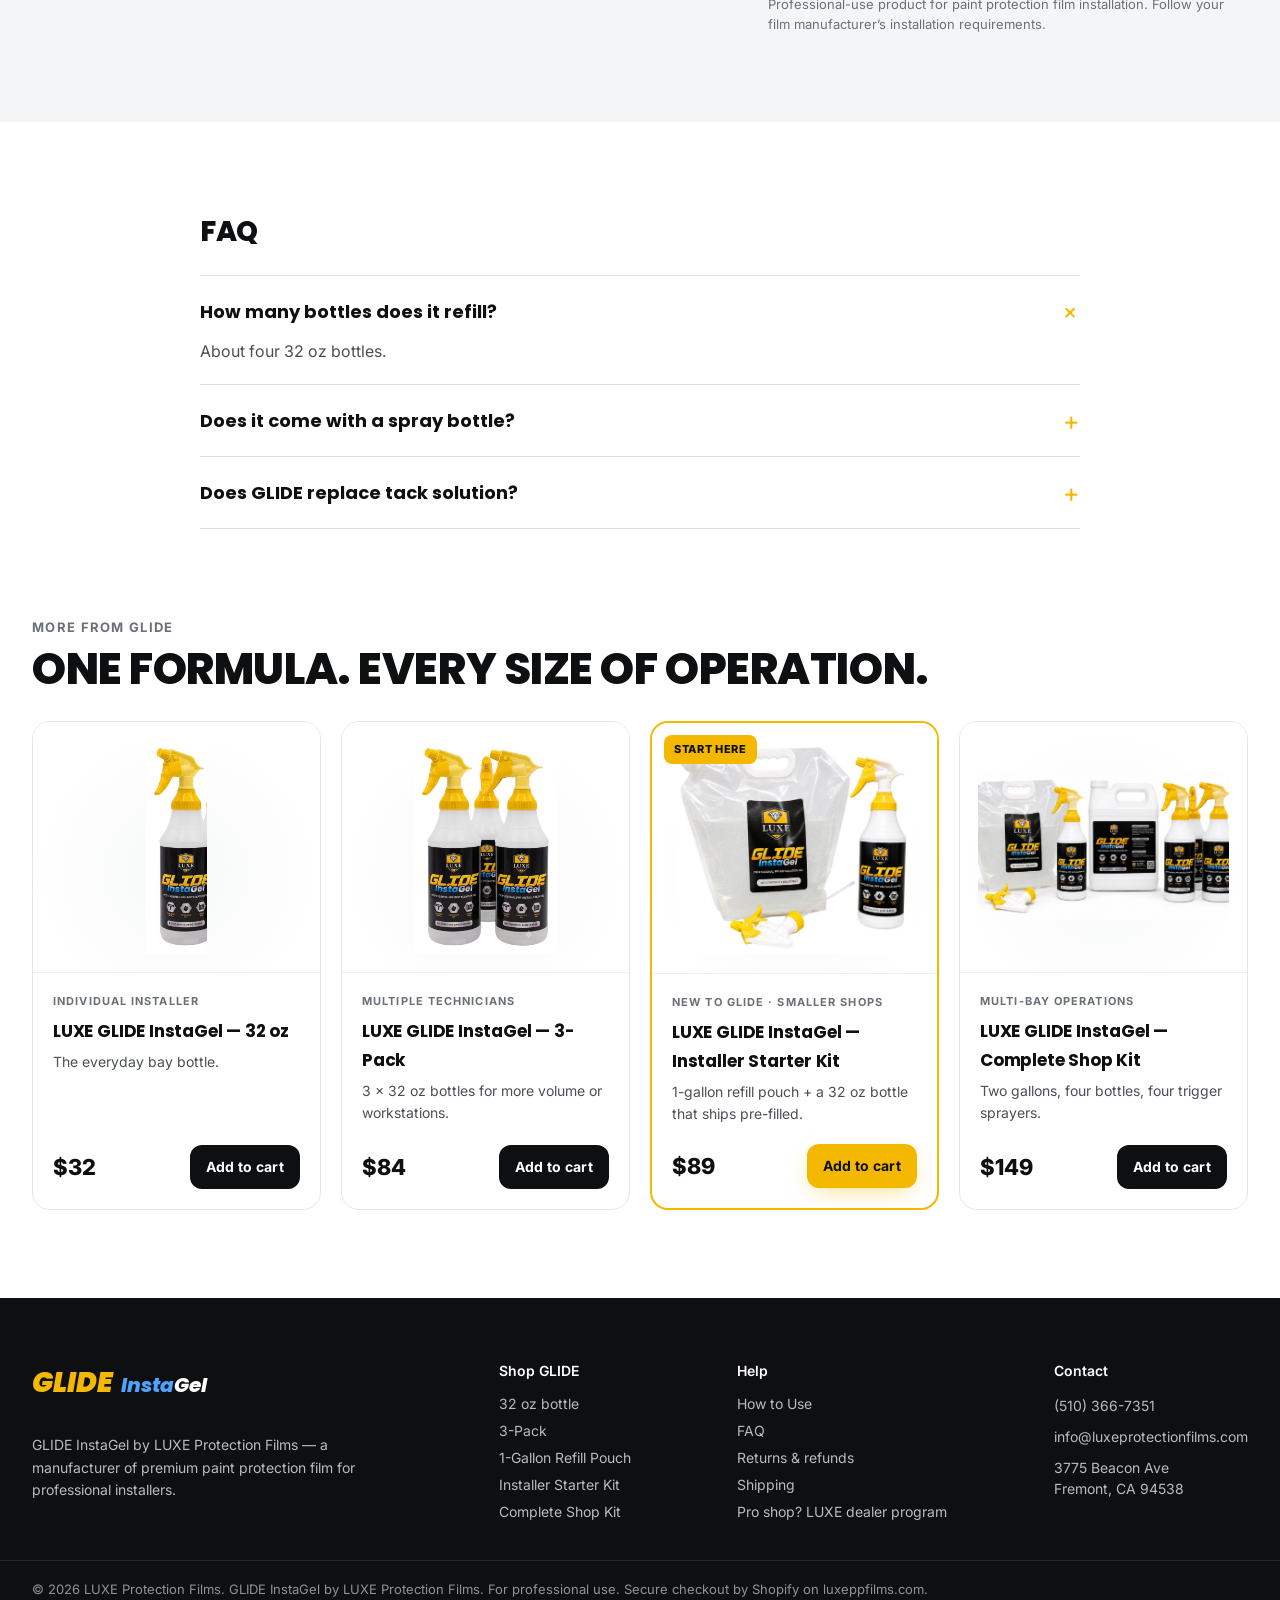
<file: products/1-gallon-refill/index.html>
<!DOCTYPE html>
<html lang="en">
<head>
<meta charset="utf-8">
<meta name="viewport" content="width=device-width, initial-scale=1">
<title>LUXE GLIDE InstaGel — 1-Gallon Refill Pouch | GLIDE InstaGel</title>
<meta name="description" content="1-gallon refill pouch of premixed PPF installation gel — about four 32 oz refills per pouch. $69.">
<link rel="canonical" href="https://glideinstagel.com/products/1-gallon-refill/">
<meta property="og:type" content="website">
<meta property="og:title" content="LUXE GLIDE InstaGel — 1-Gallon Refill Pouch | GLIDE InstaGel">
<meta property="og:description" content="1-gallon refill pouch of premixed PPF installation gel — about four 32 oz refills per pouch. $69.">
<meta property="og:url" content="https://glideinstagel.com/products/1-gallon-refill/">
<meta property="og:image" content="https://glideinstagel.com/img/pouch.jpg">
<meta property="og:site_name" content="GLIDE InstaGel by LUXE Protection Films">
<meta name="twitter:card" content="summary_large_image">
<link rel="icon" type="image/png" href="/img/logo-black.png">
<link rel="preconnect" href="https://fonts.googleapis.com"><link rel="preconnect" href="https://fonts.gstatic.com" crossorigin>
<link href="https://fonts.googleapis.com/css2?family=Inter:wght@400;600;700&family=Poppins:wght@600;700;800&display=swap" rel="stylesheet">
<link rel="stylesheet" href="/styles.css?v=2">
</head>
<body>
<div class="glide-announce">Professional PPF installation gel. Flat-rate UPS Ground: $14.95.</div>
<header class="glide-header">
  <div class="g-wrap">
    <a class="glide-logo" href="/" aria-label="GLIDE InstaGel by LUXE Protection Films — home">
      <span class="glide-logo__mark"><span class="glide-logo__glide">GLIDE</span><span class="glide-logo__insta">Insta<span>Gel</span></span></span>
      <span class="glide-logo__by">by LUXE Protection Films</span>
    </a>
    <nav class="glide-nav" aria-label="GLIDE">
      <a href="/#shop">Shop GLIDE</a>
      <a href="/#why">Why GLIDE</a>
      <a href="/#compare">GLIDE vs. Slip</a>
      <a href="/#how">How to Use</a>
      <a href="/#shops">For Shops</a>
      <a href="/#faq">FAQ</a>
    </nav>
    <div class="glide-header__actions">
      <a class="glide-header__cart" href="https://www.luxeppfilms.com/cart">
        <svg aria-hidden="true" width="18" height="18" viewBox="0 0 24 24" fill="none" stroke="#0E0F11" stroke-width="2" stroke-linecap="round" stroke-linejoin="round"><path d="M3 4h2l2.4 11.2a2 2 0 0 0 2 1.6h7.7a2 2 0 0 0 2-1.5L21 8H6"></path><circle cx="10" cy="20" r="1.3"></circle><circle cx="17" cy="20" r="1.3"></circle></svg>
        Cart
      </a>
    </div>
  </div>
</header>
<div class="glide g-pdp">
  <section class="g-section" style="padding-top:48px">
    <div class="g-wrap" style="display:flex;flex-wrap:wrap;gap:48px;align-items:flex-start">
      <div style="flex:1 1 420px;min-width:0"><img src="/img/pouch.jpg" alt="LUXE GLIDE InstaGel — 1-Gallon Refill Pouch" style="width:100%;border-radius:16px;border:1px solid #E4E6E9" fetchpriority="high"></div>
      <div style="flex:1 1 420px;min-width:0;display:flex;flex-direction:column;gap:18px">
        <p class="g-eyebrow" style="margin:0">Refill</p>
        <h1 style="font-family:Poppins,sans-serif;font-size:clamp(28px,3.4vw,40px);font-weight:800;line-height:1.1;margin:0">LUXE GLIDE InstaGel — 1-Gallon Refill Pouch</h1>
        <p style="color:#4A4F56;font-size:17px">For installers and shops already running GLIDE who want to refill application bottles instead of buying new ones.</p>
        <span class="g-price" style="font-size:32px">$69</span>
        <div class="g-pdp-buy"><a class="g-btn g-btn--yellow" href="https://www.luxeppfilms.com/cart/add?id=52157148299552&quantity=1&return_to=%2Fcart" rel="nofollow" style="min-height:56px;padding:0 34px;font-size:17px">Add to cart</a></div>
        <ul style="list-style:none;margin:8px 0 0;padding:0;display:flex;flex-direction:column;gap:8px;font-size:14px;color:#4A4F56">
          <li>✓ Flat-rate UPS Ground shipping: $14.95</li>
          <li>✓ Unopened: returnable within 7 days of delivery</li>
          <li>✓ Questions? <a href="tel:+15103667351">(510) 366-7351</a></li>
        </ul>
        <div class="g-box">
          <h2>What&rsquo;s included</h2>
          <ul class="g-incl"><li><svg aria-hidden="true" width="20" height="20" viewBox="0 0 24 24" fill="none" stroke="#B38600" stroke-width="2.5" stroke-linecap="round" stroke-linejoin="round" style="flex:0 0 20px;margin-top:2px"><path d="M5 12l5 5 9-10"/></svg><span>1 × premixed 1-gallon (3.78 L) refill pouch</span></li>
<li><svg aria-hidden="true" width="20" height="20" viewBox="0 0 24 24" fill="none" stroke="#B38600" stroke-width="2.5" stroke-linecap="round" stroke-linejoin="round" style="flex:0 0 20px;margin-top:2px"><path d="M5 12l5 5 9-10"/></svg><span>Spray bottle sold separately</span></li></ul>
        </div>
      </div>
    </div>
  </section>

  <section class="g-soft g-section">
    <div class="g-wrap" style="display:flex;flex-wrap:wrap;gap:48px;align-items:flex-start">
      <div style="flex:1.3 1 480px;min-width:0">
        <p class="g-eyebrow">Who it&rsquo;s for</p>
        <h2 style="font-size:clamp(26px,3vw,34px);font-weight:800;line-height:1.1;margin-bottom:26px">Keep every bottle full.</h2>
        <h2 style="font-size:24px;font-weight:800;text-transform:uppercase;margin-bottom:18px">How to use</h2>
        <ol style="list-style:none;margin:0;padding:0;display:flex;flex-direction:column;gap:16px">
          <li style="display:flex;gap:16px;align-items:flex-start"><span class="g-num" style="width:38px;height:38px;flex-basis:38px">1</span><div><h3 style="font-size:17px">Apply</h3><p style="color:#4A4F56">On a clean, cool surface out of direct sun, apply a light, even amount where controlled positioning is needed.</p></div></li>
          <li style="display:flex;gap:16px;align-items:flex-start"><span class="g-num" style="width:38px;height:38px;flex-basis:38px">2</span><div><h3 style="font-size:17px">Position</h3><p style="color:#4A4F56">Place and adjust the film with controlled movements. Avoid forcing dry tack too early.</p></div></li>
          <li style="display:flex;gap:16px;align-items:flex-start"><span class="g-num" style="width:38px;height:38px;flex-basis:38px">3</span><div><h3 style="font-size:17px">Squeegee</h3><p style="color:#4A4F56">Center-out, consistent pressure, overlapping strokes; move excess toward the edges.</p></div></li>
          <li style="display:flex;gap:16px;align-items:flex-start"><span class="g-num" style="width:38px;height:38px;flex-basis:38px">4</span><div><h3 style="font-size:17px">Finish</h3><p style="color:#4A4F56">Remove excess, keep edges clean and dry, then complete edge and tack work per your film&rsquo;s process.</p></div></li>
        </ol>
        <p class="g-note g-note--y" style="margin-top:20px">Application amount can affect working feel and positioning control. Test and adjust for your film, panel and process. GLIDE is your slip, not your tack.</p>
      </div>
      <div style="flex:1 1 320px;min-width:0;display:flex;flex-direction:column;gap:20px">
        <div class="g-box">
          <h2 style="margin-bottom:4px">Product facts</h2>
          <p style="font-size:13px;color:#6B7078;margin-bottom:14px">Per the supplied manufacturer SDS.</p>
          <dl class="g-dl">
            <div><dt>Base</dt><dd>Water-based</dd></div>
            <div><dt>Appearance</dt><dd>Clear</dd></div>
            <div><dt>Odor</dt><dd>Odorless</dd></div>
            <div><dt>pH</dt><dd>Neutral</dd></div>
            <div><dt>Solubility</dt><dd>Water soluble</dd></div>
            <div><dt>Flammability</dt><dd>Nonflammable</dd></div>
            <div class="g-span2"><dt>Hazard classification</dt><dd>Not classified as hazardous under GHS</dd></div>
            <div class="g-span2"><dt>Storage</dt><dd>Keep closed; store in a cool area</dd></div>
          </dl>
        </div>
        <div class="g-box" style="display:flex;flex-direction:column;gap:10px">
          <h2 style="margin:0">Shipping &amp; returns</h2>
          <p style="color:#4A4F56">Flat-rate UPS Ground at $14.95.</p>
          <p style="color:#4A4F56">Unopened product: returnable within 7 days of delivery. Opened product is final sale unless defective — report defects or shipping damage within 7 days.</p>
          <a href="https://www.luxeppfilms.com/policies/refund-policy" style="font-weight:600;font-size:14px">Read the full returns policy</a>
        </div>
        <p style="font-size:13px;color:#6B7078">Professional-use product for paint protection film installation. Follow your film manufacturer&rsquo;s installation requirements.</p>
      </div>
    </div>
  </section>

  <section class="g-section" style="padding-bottom:0">
    <div class="g-wrap"><div class="g-faq">
      <h2 style="font-size:28px;font-weight:800;text-transform:uppercase;margin-bottom:22px">FAQ</h2>
      <div style="border-top:1px solid #DADDE1"><details open><summary>How many bottles does it refill?</summary><p>About four 32 oz bottles.</p></details>
<details><summary>Does it come with a spray bottle?</summary><p>No. Pair it with the 32 oz bottle, or get both together in the Installer Starter Kit.</p></details>
<details><summary>Does GLIDE replace tack solution?</summary><p>No. Tack requirements depend on the film, the panel and your workflow. Keep using your preferred tack solution where you need it.</p></details></div>
    </div></div>
  </section>

  <section class="g-section">
    <div class="g-wrap">
      <p class="g-eyebrow">More from GLIDE</p>
      <h2 class="g-h2" style="margin-bottom:28px">One formula. Every size of operation.</h2>
      <div class="g-products"><article class="g-prod">
      
      <a class="g-prod__img" href="/products/32-oz/" tabindex="-1" aria-hidden="true"><img src="/img/single.jpg" alt="" loading="lazy"></a>
      <div class="g-prod__body">
        <p class="g-prod__for">Individual installer</p>
        <h3><a class="g-prod__name" href="/products/32-oz/">LUXE GLIDE InstaGel — 32 oz</a></h3>
        <p class="g-prod__desc">The everyday bay bottle.</p>
        <div class="g-prod__buy">
          <span class="g-price">$32</span>
          <a class="g-btn g-btn--sm g-btn--dark" href="https://www.luxeppfilms.com/cart/add?id=51514864402720&quantity=1&return_to=%2Fcart" rel="nofollow">Add to cart</a>
        </div>
      </div>
    </article>
<article class="g-prod">
      
      <a class="g-prod__img" href="/products/3-pack/" tabindex="-1" aria-hidden="true"><img src="/img/trio.jpg" alt="" loading="lazy"></a>
      <div class="g-prod__body">
        <p class="g-prod__for">Multiple technicians</p>
        <h3><a class="g-prod__name" href="/products/3-pack/">LUXE GLIDE InstaGel — 3-Pack</a></h3>
        <p class="g-prod__desc">3 × 32 oz bottles for more volume or workstations.</p>
        <div class="g-prod__buy">
          <span class="g-price">$84</span>
          <a class="g-btn g-btn--sm g-btn--dark" href="https://www.luxeppfilms.com/cart/add?id=52157142073632&quantity=1&return_to=%2Fcart" rel="nofollow">Add to cart</a>
        </div>
      </div>
    </article>
<article class="g-prod g-prod--hl">
      <span class="g-prod__tag">START HERE</span>
      <a class="g-prod__img" href="/products/installer-starter-kit/" tabindex="-1" aria-hidden="true"><img src="/img/refill1.jpg" alt="" loading="lazy"></a>
      <div class="g-prod__body">
        <p class="g-prod__for">New to GLIDE · smaller shops</p>
        <h3><a class="g-prod__name" href="/products/installer-starter-kit/">LUXE GLIDE InstaGel — Installer Starter Kit</a></h3>
        <p class="g-prod__desc">1-gallon refill pouch + a 32 oz bottle that ships pre-filled.</p>
        <div class="g-prod__buy">
          <span class="g-price">$89</span>
          <a class="g-btn g-btn--sm g-btn--yellow" href="https://www.luxeppfilms.com/cart/add?id=52157162651936&quantity=1&return_to=%2Fcart" rel="nofollow">Add to cart</a>
        </div>
      </div>
    </article>
<article class="g-prod">
      
      <a class="g-prod__img" href="/products/complete-shop-kit/" tabindex="-1" aria-hidden="true"><img src="/img/collection.jpg" alt="" loading="lazy"></a>
      <div class="g-prod__body">
        <p class="g-prod__for">Multi-bay operations</p>
        <h3><a class="g-prod__name" href="/products/complete-shop-kit/">LUXE GLIDE InstaGel — Complete Shop Kit</a></h3>
        <p class="g-prod__desc">Two gallons, four bottles, four trigger sprayers.</p>
        <div class="g-prod__buy">
          <span class="g-price">$149</span>
          <a class="g-btn g-btn--sm g-btn--dark" href="https://www.luxeppfilms.com/cart/add?id=52157170811168&quantity=1&return_to=%2Fcart" rel="nofollow">Add to cart</a>
        </div>
      </div>
    </article></div>
    </div>
  </section>
</div>
<script type="application/ld+json">{"@context": "https://schema.org", "@type": "Product", "name": "LUXE GLIDE InstaGel \u2014 1-Gallon Refill Pouch", "image": "https://glideinstagel.com/img/pouch.jpg", "description": "1-gallon refill pouch of premixed PPF installation gel \u2014 about four 32 oz refills per pouch. $69.", "brand": {"@type": "Brand", "name": "LUXE Protection Films"}, "offers": {"@type": "Offer", "url": "https://glideinstagel.com/products/1-gallon-refill/", "priceCurrency": "USD", "price": "69", "availability": "https://schema.org/InStock"}}</script>
<script type="application/ld+json">{"@context": "https://schema.org", "@type": "FAQPage", "mainEntity": [{"@type": "Question", "name": "How many bottles does it refill?", "acceptedAnswer": {"@type": "Answer", "text": "About four 32 oz bottles."}}, {"@type": "Question", "name": "Does it come with a spray bottle?", "acceptedAnswer": {"@type": "Answer", "text": "No. Pair it with the 32 oz bottle, or get both together in the Installer Starter Kit."}}, {"@type": "Question", "name": "Does GLIDE replace tack solution?", "acceptedAnswer": {"@type": "Answer", "text": "No. Tack requirements depend on the film, the panel and your workflow. Keep using your preferred tack solution where you need it."}}]}</script>

<footer class="glide-footer">
  <div class="g-wrap">
    <div class="glide-footer__brand">
      <span class="glide-logo__mark"><span class="glide-logo__glide" style="font-size:28px">GLIDE</span><span class="glide-logo__insta" style="font-size:20px">Insta<span>Gel</span></span></span>
      <p>GLIDE InstaGel by LUXE Protection Films — a manufacturer of premium paint protection film for professional installers.</p>
    </div>
    <nav class="glide-footer__col" aria-label="Shop GLIDE">
      <h3>Shop GLIDE</h3>
      <a href="/products/32-oz/">32 oz bottle</a><a href="/products/3-pack/">3-Pack</a><a href="/products/1-gallon-refill/">1-Gallon Refill Pouch</a><a href="/products/installer-starter-kit/">Installer Starter Kit</a><a href="/products/complete-shop-kit/">Complete Shop Kit</a>
    </nav>
    <nav class="glide-footer__col" aria-label="Help">
      <h3>Help</h3>
      <a href="/#how">How to Use</a>
      <a href="/#faq">FAQ</a>
      <a href="https://www.luxeppfilms.com/policies/refund-policy">Returns &amp; refunds</a>
      <a href="https://www.luxeppfilms.com/policies/shipping-policy">Shipping</a>
      <a href="https://www.luxeppfilms.com/pages/become-a-dealer">Pro shop? LUXE dealer program</a>
    </nav>
    <div class="glide-footer__col" style="line-height:1.5">
      <h3>Contact</h3>
      <a href="tel:+15103667351">(510) 366-7351</a>
      <a href="mailto:info@luxeprotectionfilms.com">info@luxeprotectionfilms.com</a>
      <span>3775 Beacon Ave<br>Fremont, CA 94538</span>
    </div>
  </div>
  <div class="glide-footer__base">© 2026 LUXE Protection Films. GLIDE InstaGel by LUXE Protection Films. For professional use. Secure checkout by Shopify on luxeppfilms.com.</div>
</footer>
<script src="/site.js?v=2" defer></script>
</body>
</html>
</file>
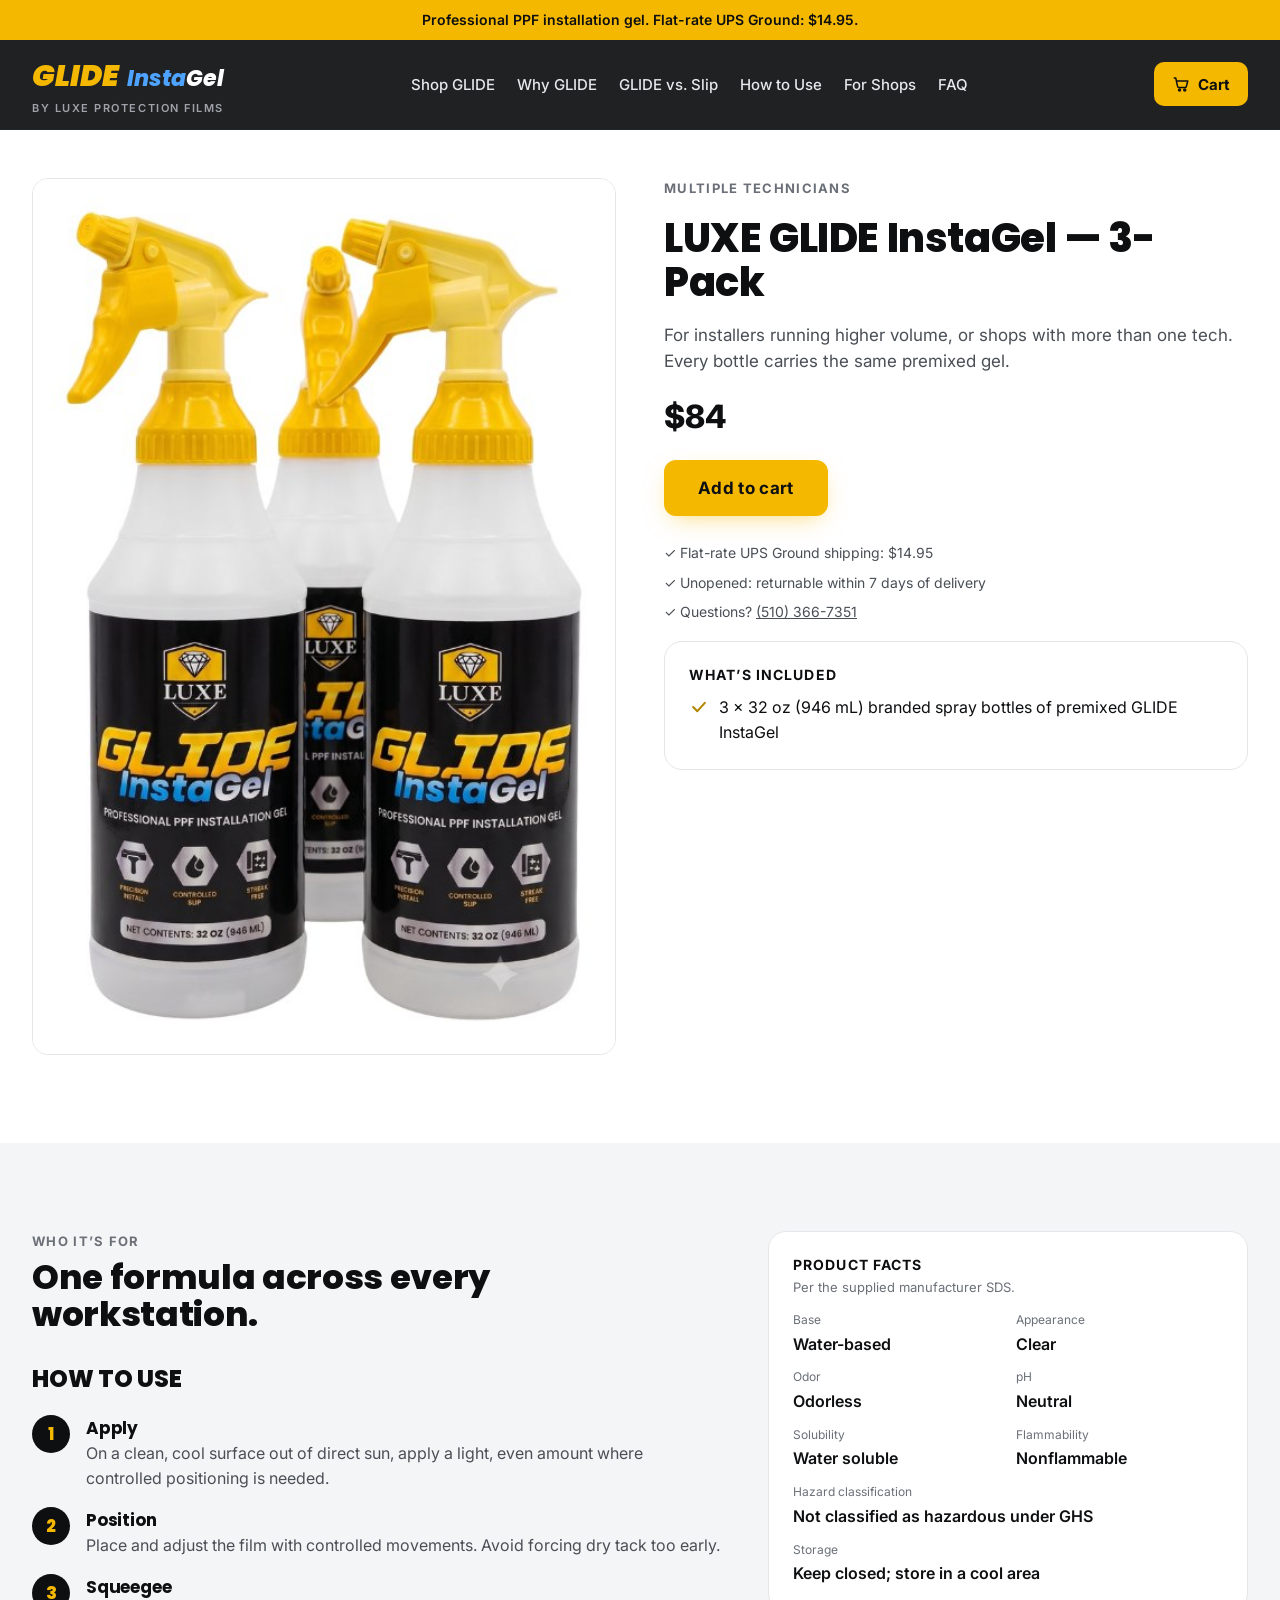
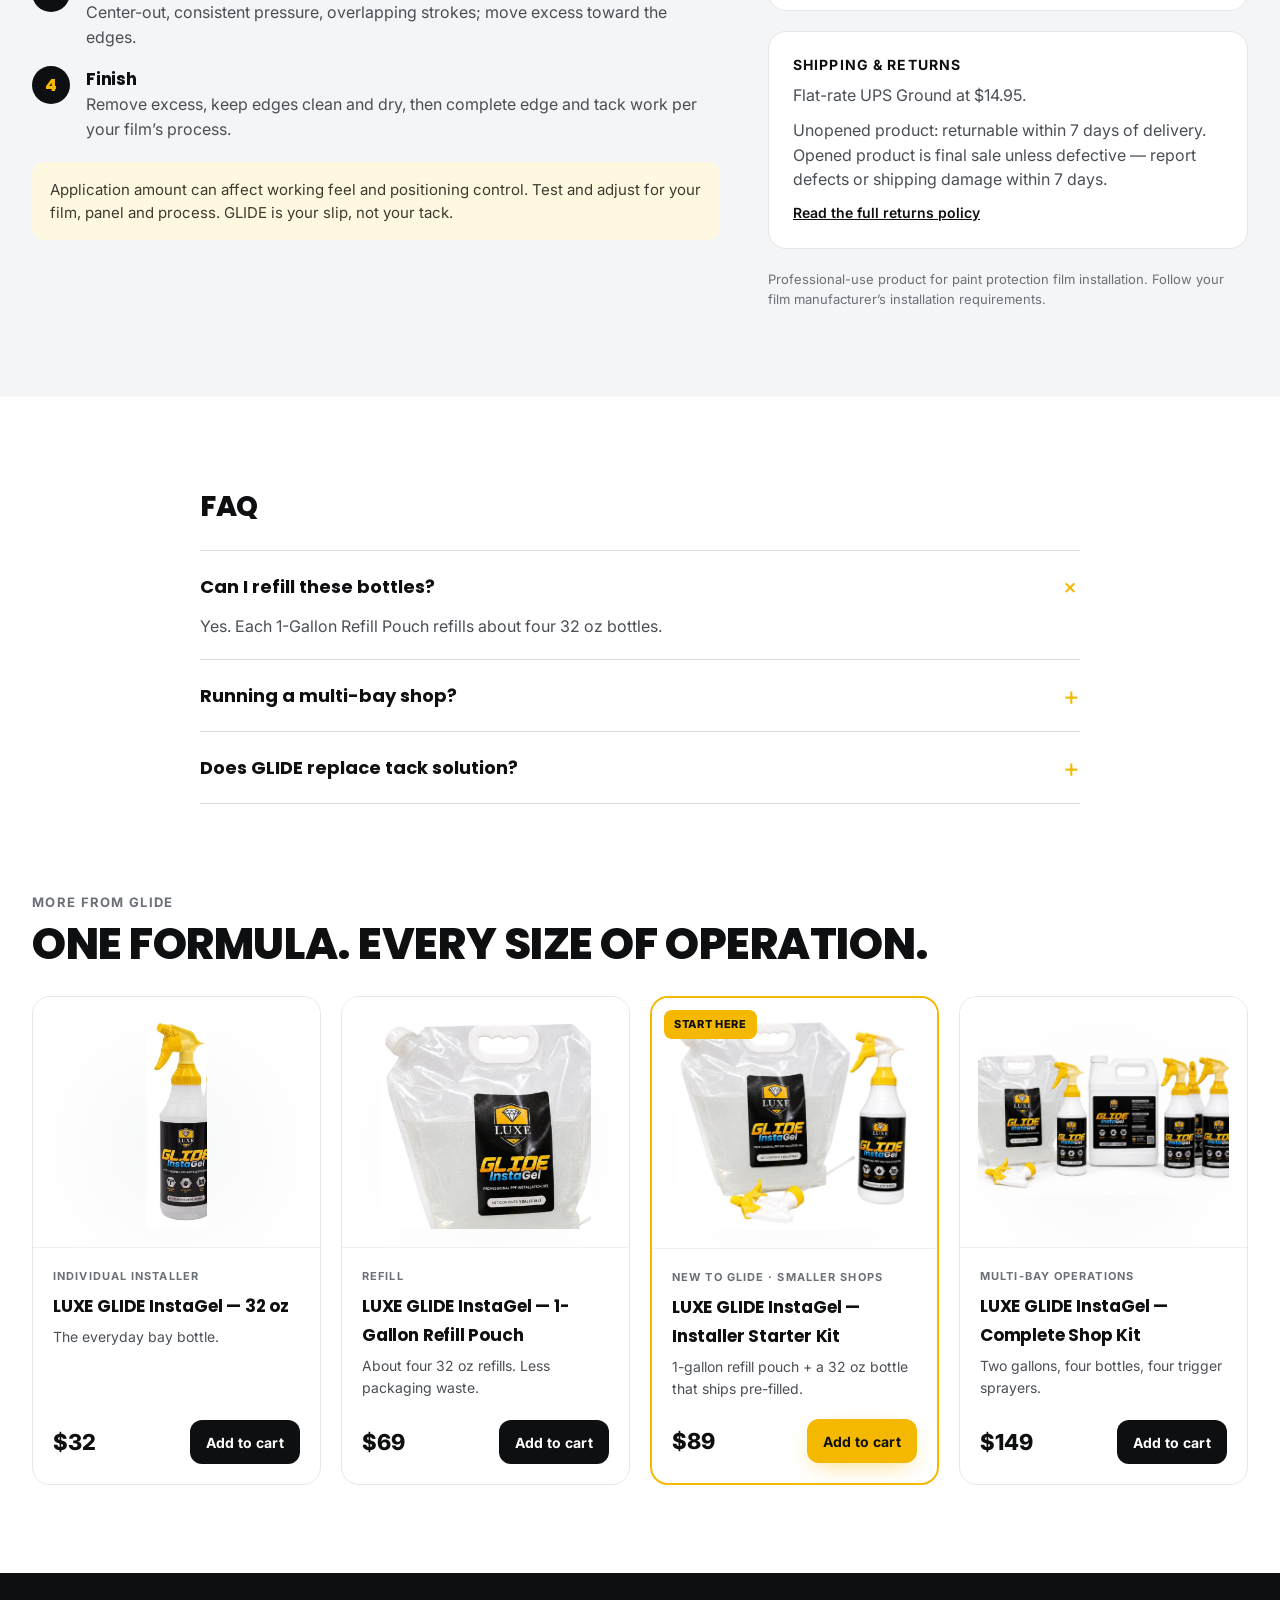
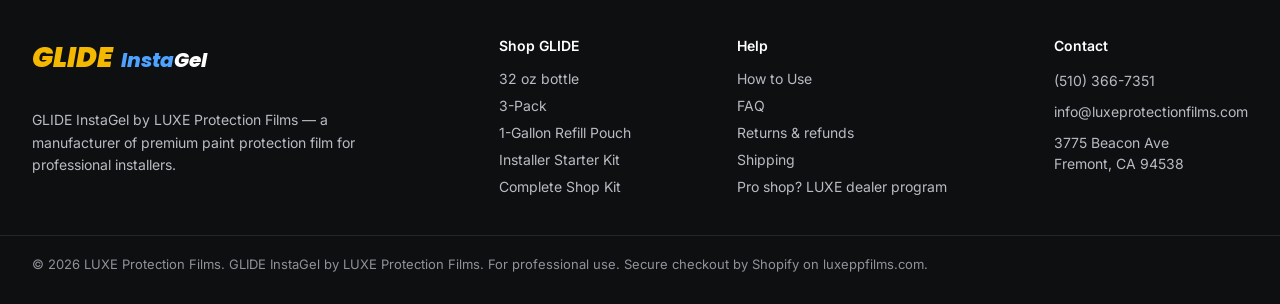
<file: products/3-pack/index.html>
<!DOCTYPE html>
<html lang="en">
<head>
<meta charset="utf-8">
<meta name="viewport" content="width=device-width, initial-scale=1">
<title>LUXE GLIDE InstaGel — 3-Pack | GLIDE InstaGel</title>
<meta name="description" content="Three 32 oz bottles of premixed PPF installation gel — one standardized slip solution across every workstation. $84.">
<link rel="canonical" href="https://glideinstagel.com/products/3-pack/">
<meta property="og:type" content="website">
<meta property="og:title" content="LUXE GLIDE InstaGel — 3-Pack | GLIDE InstaGel">
<meta property="og:description" content="Three 32 oz bottles of premixed PPF installation gel — one standardized slip solution across every workstation. $84.">
<meta property="og:url" content="https://glideinstagel.com/products/3-pack/">
<meta property="og:image" content="https://glideinstagel.com/img/trio.jpg">
<meta property="og:site_name" content="GLIDE InstaGel by LUXE Protection Films">
<meta name="twitter:card" content="summary_large_image">
<link rel="icon" type="image/png" href="/img/logo-black.png">
<link rel="preconnect" href="https://fonts.googleapis.com"><link rel="preconnect" href="https://fonts.gstatic.com" crossorigin>
<link href="https://fonts.googleapis.com/css2?family=Inter:wght@400;600;700&family=Poppins:wght@600;700;800&display=swap" rel="stylesheet">
<link rel="stylesheet" href="/styles.css?v=2">
</head>
<body>
<div class="glide-announce">Professional PPF installation gel. Flat-rate UPS Ground: $14.95.</div>
<header class="glide-header">
  <div class="g-wrap">
    <a class="glide-logo" href="/" aria-label="GLIDE InstaGel by LUXE Protection Films — home">
      <span class="glide-logo__mark"><span class="glide-logo__glide">GLIDE</span><span class="glide-logo__insta">Insta<span>Gel</span></span></span>
      <span class="glide-logo__by">by LUXE Protection Films</span>
    </a>
    <nav class="glide-nav" aria-label="GLIDE">
      <a href="/#shop">Shop GLIDE</a>
      <a href="/#why">Why GLIDE</a>
      <a href="/#compare">GLIDE vs. Slip</a>
      <a href="/#how">How to Use</a>
      <a href="/#shops">For Shops</a>
      <a href="/#faq">FAQ</a>
    </nav>
    <div class="glide-header__actions">
      <a class="glide-header__cart" href="https://www.luxeppfilms.com/cart">
        <svg aria-hidden="true" width="18" height="18" viewBox="0 0 24 24" fill="none" stroke="#0E0F11" stroke-width="2" stroke-linecap="round" stroke-linejoin="round"><path d="M3 4h2l2.4 11.2a2 2 0 0 0 2 1.6h7.7a2 2 0 0 0 2-1.5L21 8H6"></path><circle cx="10" cy="20" r="1.3"></circle><circle cx="17" cy="20" r="1.3"></circle></svg>
        Cart
      </a>
    </div>
  </div>
</header>
<div class="glide g-pdp">
  <section class="g-section" style="padding-top:48px">
    <div class="g-wrap" style="display:flex;flex-wrap:wrap;gap:48px;align-items:flex-start">
      <div style="flex:1 1 420px;min-width:0"><img src="/img/trio.jpg" alt="LUXE GLIDE InstaGel — 3-Pack" style="width:100%;border-radius:16px;border:1px solid #E4E6E9" fetchpriority="high"></div>
      <div style="flex:1 1 420px;min-width:0;display:flex;flex-direction:column;gap:18px">
        <p class="g-eyebrow" style="margin:0">Multiple technicians</p>
        <h1 style="font-family:Poppins,sans-serif;font-size:clamp(28px,3.4vw,40px);font-weight:800;line-height:1.1;margin:0">LUXE GLIDE InstaGel — 3-Pack</h1>
        <p style="color:#4A4F56;font-size:17px">For installers running higher volume, or shops with more than one tech. Every bottle carries the same premixed gel.</p>
        <span class="g-price" style="font-size:32px">$84</span>
        <div class="g-pdp-buy"><a class="g-btn g-btn--yellow" href="https://www.luxeppfilms.com/cart/add?id=52157142073632&quantity=1&return_to=%2Fcart" rel="nofollow" style="min-height:56px;padding:0 34px;font-size:17px">Add to cart</a></div>
        <ul style="list-style:none;margin:8px 0 0;padding:0;display:flex;flex-direction:column;gap:8px;font-size:14px;color:#4A4F56">
          <li>✓ Flat-rate UPS Ground shipping: $14.95</li>
          <li>✓ Unopened: returnable within 7 days of delivery</li>
          <li>✓ Questions? <a href="tel:+15103667351">(510) 366-7351</a></li>
        </ul>
        <div class="g-box">
          <h2>What&rsquo;s included</h2>
          <ul class="g-incl"><li><svg aria-hidden="true" width="20" height="20" viewBox="0 0 24 24" fill="none" stroke="#B38600" stroke-width="2.5" stroke-linecap="round" stroke-linejoin="round" style="flex:0 0 20px;margin-top:2px"><path d="M5 12l5 5 9-10"/></svg><span>3 × 32 oz (946 mL) branded spray bottles of premixed GLIDE InstaGel</span></li></ul>
        </div>
      </div>
    </div>
  </section>

  <section class="g-soft g-section">
    <div class="g-wrap" style="display:flex;flex-wrap:wrap;gap:48px;align-items:flex-start">
      <div style="flex:1.3 1 480px;min-width:0">
        <p class="g-eyebrow">Who it&rsquo;s for</p>
        <h2 style="font-size:clamp(26px,3vw,34px);font-weight:800;line-height:1.1;margin-bottom:26px">One formula across every workstation.</h2>
        <h2 style="font-size:24px;font-weight:800;text-transform:uppercase;margin-bottom:18px">How to use</h2>
        <ol style="list-style:none;margin:0;padding:0;display:flex;flex-direction:column;gap:16px">
          <li style="display:flex;gap:16px;align-items:flex-start"><span class="g-num" style="width:38px;height:38px;flex-basis:38px">1</span><div><h3 style="font-size:17px">Apply</h3><p style="color:#4A4F56">On a clean, cool surface out of direct sun, apply a light, even amount where controlled positioning is needed.</p></div></li>
          <li style="display:flex;gap:16px;align-items:flex-start"><span class="g-num" style="width:38px;height:38px;flex-basis:38px">2</span><div><h3 style="font-size:17px">Position</h3><p style="color:#4A4F56">Place and adjust the film with controlled movements. Avoid forcing dry tack too early.</p></div></li>
          <li style="display:flex;gap:16px;align-items:flex-start"><span class="g-num" style="width:38px;height:38px;flex-basis:38px">3</span><div><h3 style="font-size:17px">Squeegee</h3><p style="color:#4A4F56">Center-out, consistent pressure, overlapping strokes; move excess toward the edges.</p></div></li>
          <li style="display:flex;gap:16px;align-items:flex-start"><span class="g-num" style="width:38px;height:38px;flex-basis:38px">4</span><div><h3 style="font-size:17px">Finish</h3><p style="color:#4A4F56">Remove excess, keep edges clean and dry, then complete edge and tack work per your film&rsquo;s process.</p></div></li>
        </ol>
        <p class="g-note g-note--y" style="margin-top:20px">Application amount can affect working feel and positioning control. Test and adjust for your film, panel and process. GLIDE is your slip, not your tack.</p>
      </div>
      <div style="flex:1 1 320px;min-width:0;display:flex;flex-direction:column;gap:20px">
        <div class="g-box">
          <h2 style="margin-bottom:4px">Product facts</h2>
          <p style="font-size:13px;color:#6B7078;margin-bottom:14px">Per the supplied manufacturer SDS.</p>
          <dl class="g-dl">
            <div><dt>Base</dt><dd>Water-based</dd></div>
            <div><dt>Appearance</dt><dd>Clear</dd></div>
            <div><dt>Odor</dt><dd>Odorless</dd></div>
            <div><dt>pH</dt><dd>Neutral</dd></div>
            <div><dt>Solubility</dt><dd>Water soluble</dd></div>
            <div><dt>Flammability</dt><dd>Nonflammable</dd></div>
            <div class="g-span2"><dt>Hazard classification</dt><dd>Not classified as hazardous under GHS</dd></div>
            <div class="g-span2"><dt>Storage</dt><dd>Keep closed; store in a cool area</dd></div>
          </dl>
        </div>
        <div class="g-box" style="display:flex;flex-direction:column;gap:10px">
          <h2 style="margin:0">Shipping &amp; returns</h2>
          <p style="color:#4A4F56">Flat-rate UPS Ground at $14.95.</p>
          <p style="color:#4A4F56">Unopened product: returnable within 7 days of delivery. Opened product is final sale unless defective — report defects or shipping damage within 7 days.</p>
          <a href="https://www.luxeppfilms.com/policies/refund-policy" style="font-weight:600;font-size:14px">Read the full returns policy</a>
        </div>
        <p style="font-size:13px;color:#6B7078">Professional-use product for paint protection film installation. Follow your film manufacturer&rsquo;s installation requirements.</p>
      </div>
    </div>
  </section>

  <section class="g-section" style="padding-bottom:0">
    <div class="g-wrap"><div class="g-faq">
      <h2 style="font-size:28px;font-weight:800;text-transform:uppercase;margin-bottom:22px">FAQ</h2>
      <div style="border-top:1px solid #DADDE1"><details open><summary>Can I refill these bottles?</summary><p>Yes. Each 1-Gallon Refill Pouch refills about four 32 oz bottles.</p></details>
<details><summary>Running a multi-bay shop?</summary><p>Look at the Complete Shop Kit: two gallons, four bottles and four trigger sprayers.</p></details>
<details><summary>Does GLIDE replace tack solution?</summary><p>No. Tack requirements depend on the film, the panel and your workflow. Keep using your preferred tack solution where you need it.</p></details></div>
    </div></div>
  </section>

  <section class="g-section">
    <div class="g-wrap">
      <p class="g-eyebrow">More from GLIDE</p>
      <h2 class="g-h2" style="margin-bottom:28px">One formula. Every size of operation.</h2>
      <div class="g-products"><article class="g-prod">
      
      <a class="g-prod__img" href="/products/32-oz/" tabindex="-1" aria-hidden="true"><img src="/img/single.jpg" alt="" loading="lazy"></a>
      <div class="g-prod__body">
        <p class="g-prod__for">Individual installer</p>
        <h3><a class="g-prod__name" href="/products/32-oz/">LUXE GLIDE InstaGel — 32 oz</a></h3>
        <p class="g-prod__desc">The everyday bay bottle.</p>
        <div class="g-prod__buy">
          <span class="g-price">$32</span>
          <a class="g-btn g-btn--sm g-btn--dark" href="https://www.luxeppfilms.com/cart/add?id=51514864402720&quantity=1&return_to=%2Fcart" rel="nofollow">Add to cart</a>
        </div>
      </div>
    </article>
<article class="g-prod">
      
      <a class="g-prod__img" href="/products/1-gallon-refill/" tabindex="-1" aria-hidden="true"><img src="/img/pouch.jpg" alt="" loading="lazy"></a>
      <div class="g-prod__body">
        <p class="g-prod__for">Refill</p>
        <h3><a class="g-prod__name" href="/products/1-gallon-refill/">LUXE GLIDE InstaGel — 1-Gallon Refill Pouch</a></h3>
        <p class="g-prod__desc">About four 32 oz refills. Less packaging waste.</p>
        <div class="g-prod__buy">
          <span class="g-price">$69</span>
          <a class="g-btn g-btn--sm g-btn--dark" href="https://www.luxeppfilms.com/cart/add?id=52157148299552&quantity=1&return_to=%2Fcart" rel="nofollow">Add to cart</a>
        </div>
      </div>
    </article>
<article class="g-prod g-prod--hl">
      <span class="g-prod__tag">START HERE</span>
      <a class="g-prod__img" href="/products/installer-starter-kit/" tabindex="-1" aria-hidden="true"><img src="/img/refill1.jpg" alt="" loading="lazy"></a>
      <div class="g-prod__body">
        <p class="g-prod__for">New to GLIDE · smaller shops</p>
        <h3><a class="g-prod__name" href="/products/installer-starter-kit/">LUXE GLIDE InstaGel — Installer Starter Kit</a></h3>
        <p class="g-prod__desc">1-gallon refill pouch + a 32 oz bottle that ships pre-filled.</p>
        <div class="g-prod__buy">
          <span class="g-price">$89</span>
          <a class="g-btn g-btn--sm g-btn--yellow" href="https://www.luxeppfilms.com/cart/add?id=52157162651936&quantity=1&return_to=%2Fcart" rel="nofollow">Add to cart</a>
        </div>
      </div>
    </article>
<article class="g-prod">
      
      <a class="g-prod__img" href="/products/complete-shop-kit/" tabindex="-1" aria-hidden="true"><img src="/img/collection.jpg" alt="" loading="lazy"></a>
      <div class="g-prod__body">
        <p class="g-prod__for">Multi-bay operations</p>
        <h3><a class="g-prod__name" href="/products/complete-shop-kit/">LUXE GLIDE InstaGel — Complete Shop Kit</a></h3>
        <p class="g-prod__desc">Two gallons, four bottles, four trigger sprayers.</p>
        <div class="g-prod__buy">
          <span class="g-price">$149</span>
          <a class="g-btn g-btn--sm g-btn--dark" href="https://www.luxeppfilms.com/cart/add?id=52157170811168&quantity=1&return_to=%2Fcart" rel="nofollow">Add to cart</a>
        </div>
      </div>
    </article></div>
    </div>
  </section>
</div>
<script type="application/ld+json">{"@context": "https://schema.org", "@type": "Product", "name": "LUXE GLIDE InstaGel \u2014 3-Pack", "image": "https://glideinstagel.com/img/trio.jpg", "description": "Three 32 oz bottles of premixed PPF installation gel \u2014 one standardized slip solution across every workstation. $84.", "brand": {"@type": "Brand", "name": "LUXE Protection Films"}, "offers": {"@type": "Offer", "url": "https://glideinstagel.com/products/3-pack/", "priceCurrency": "USD", "price": "84", "availability": "https://schema.org/InStock"}}</script>
<script type="application/ld+json">{"@context": "https://schema.org", "@type": "FAQPage", "mainEntity": [{"@type": "Question", "name": "Can I refill these bottles?", "acceptedAnswer": {"@type": "Answer", "text": "Yes. Each 1-Gallon Refill Pouch refills about four 32 oz bottles."}}, {"@type": "Question", "name": "Running a multi-bay shop?", "acceptedAnswer": {"@type": "Answer", "text": "Look at the Complete Shop Kit: two gallons, four bottles and four trigger sprayers."}}, {"@type": "Question", "name": "Does GLIDE replace tack solution?", "acceptedAnswer": {"@type": "Answer", "text": "No. Tack requirements depend on the film, the panel and your workflow. Keep using your preferred tack solution where you need it."}}]}</script>

<footer class="glide-footer">
  <div class="g-wrap">
    <div class="glide-footer__brand">
      <span class="glide-logo__mark"><span class="glide-logo__glide" style="font-size:28px">GLIDE</span><span class="glide-logo__insta" style="font-size:20px">Insta<span>Gel</span></span></span>
      <p>GLIDE InstaGel by LUXE Protection Films — a manufacturer of premium paint protection film for professional installers.</p>
    </div>
    <nav class="glide-footer__col" aria-label="Shop GLIDE">
      <h3>Shop GLIDE</h3>
      <a href="/products/32-oz/">32 oz bottle</a><a href="/products/3-pack/">3-Pack</a><a href="/products/1-gallon-refill/">1-Gallon Refill Pouch</a><a href="/products/installer-starter-kit/">Installer Starter Kit</a><a href="/products/complete-shop-kit/">Complete Shop Kit</a>
    </nav>
    <nav class="glide-footer__col" aria-label="Help">
      <h3>Help</h3>
      <a href="/#how">How to Use</a>
      <a href="/#faq">FAQ</a>
      <a href="https://www.luxeppfilms.com/policies/refund-policy">Returns &amp; refunds</a>
      <a href="https://www.luxeppfilms.com/policies/shipping-policy">Shipping</a>
      <a href="https://www.luxeppfilms.com/pages/become-a-dealer">Pro shop? LUXE dealer program</a>
    </nav>
    <div class="glide-footer__col" style="line-height:1.5">
      <h3>Contact</h3>
      <a href="tel:+15103667351">(510) 366-7351</a>
      <a href="mailto:info@luxeprotectionfilms.com">info@luxeprotectionfilms.com</a>
      <span>3775 Beacon Ave<br>Fremont, CA 94538</span>
    </div>
  </div>
  <div class="glide-footer__base">© 2026 LUXE Protection Films. GLIDE InstaGel by LUXE Protection Films. For professional use. Secure checkout by Shopify on luxeppfilms.com.</div>
</footer>
<script src="/site.js?v=2" defer></script>
</body>
</html>
</file>
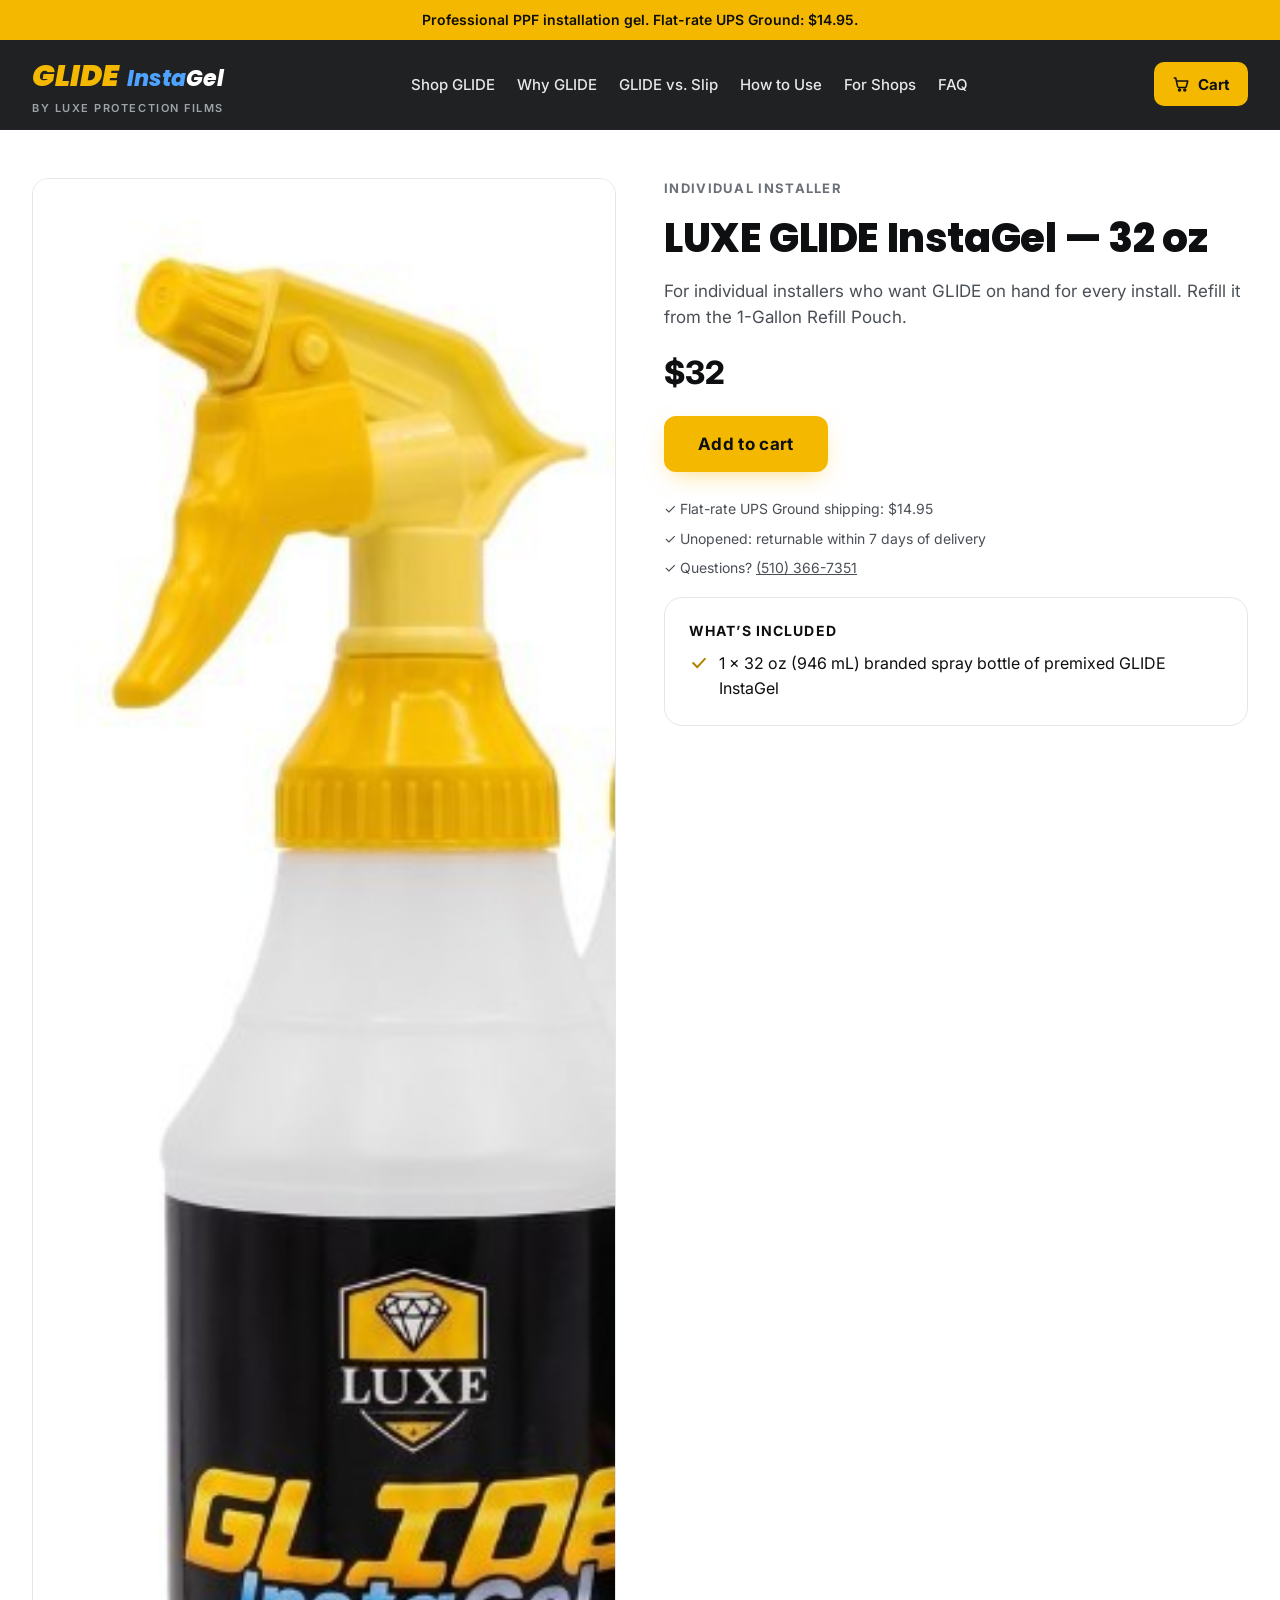
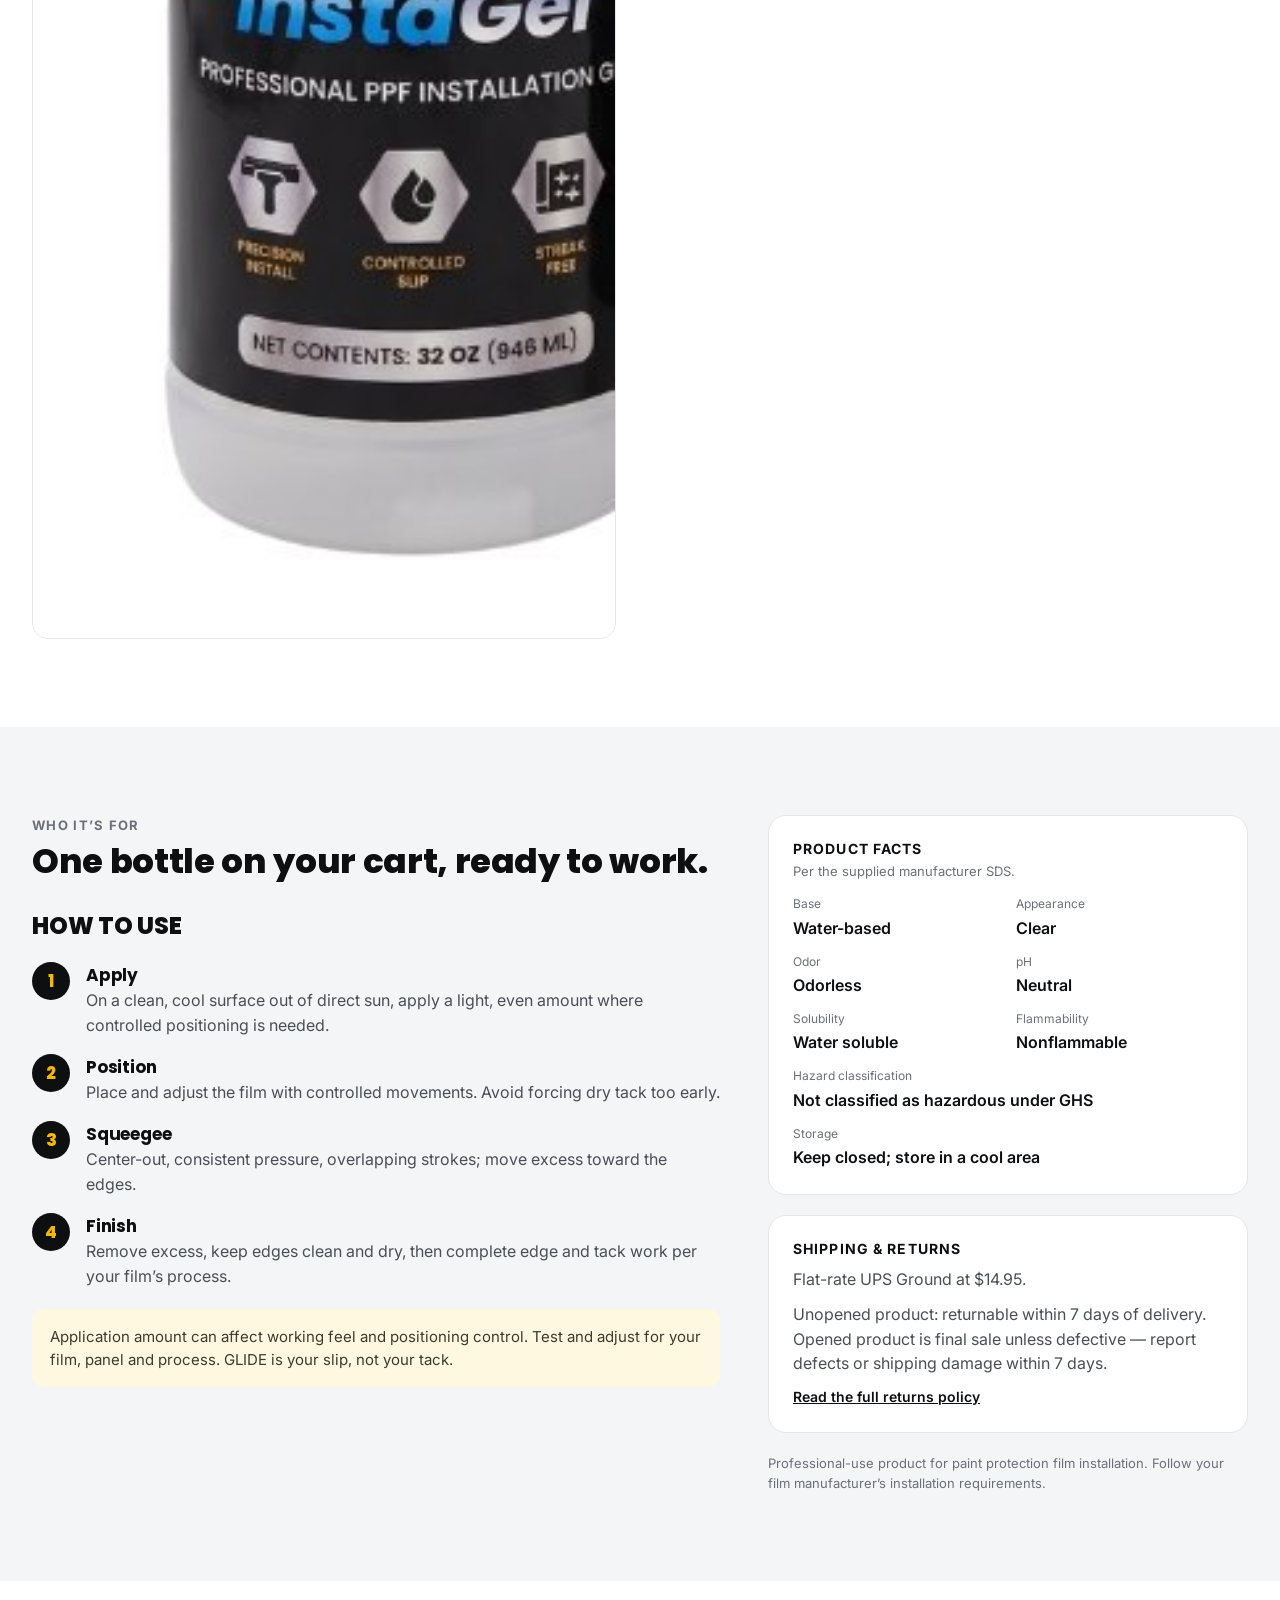
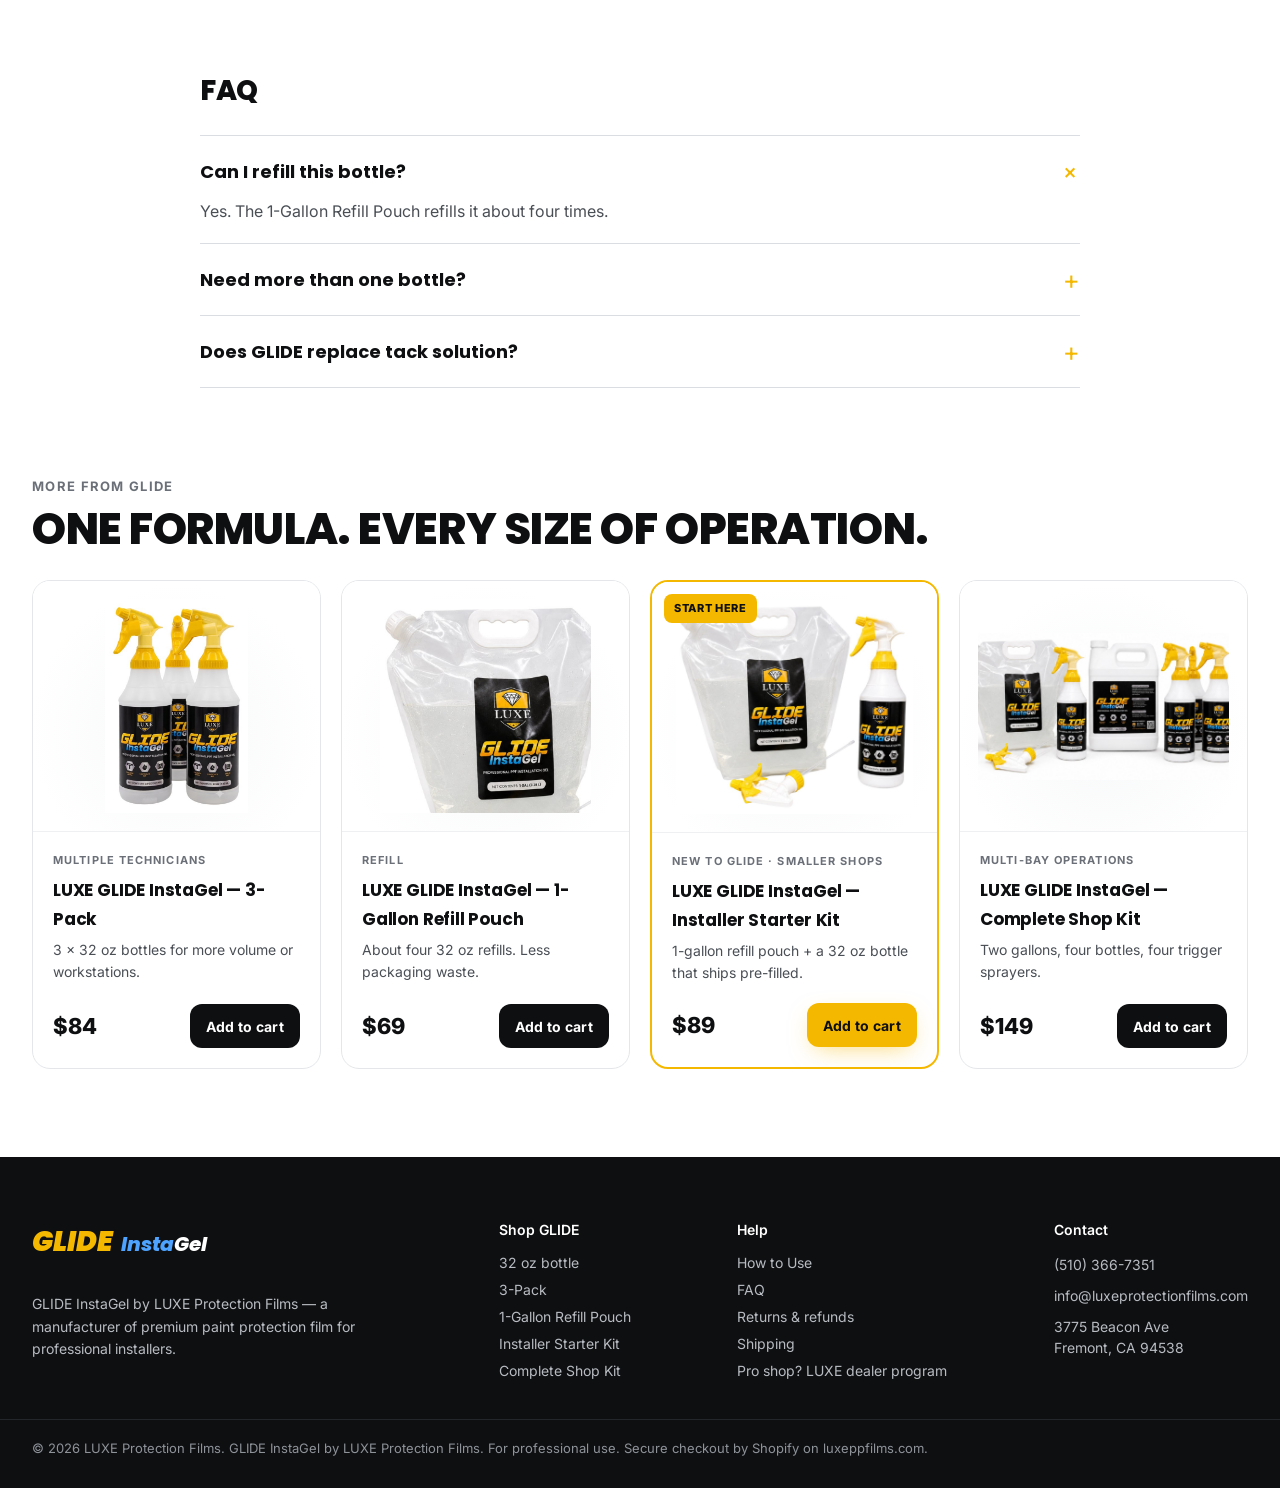
<file: products/32-oz/index.html>
<!DOCTYPE html>
<html lang="en">
<head>
<meta charset="utf-8">
<meta name="viewport" content="width=device-width, initial-scale=1">
<title>LUXE GLIDE InstaGel — 32 oz | GLIDE InstaGel</title>
<meta name="description" content="Premixed professional PPF installation gel in a 32 oz spray bottle. Controlled slip, cleaner positioning, clean finish. $32, flat-rate shipping.">
<link rel="canonical" href="https://glideinstagel.com/products/32-oz/">
<meta property="og:type" content="website">
<meta property="og:title" content="LUXE GLIDE InstaGel — 32 oz | GLIDE InstaGel">
<meta property="og:description" content="Premixed professional PPF installation gel in a 32 oz spray bottle. Controlled slip, cleaner positioning, clean finish. $32, flat-rate shipping.">
<meta property="og:url" content="https://glideinstagel.com/products/32-oz/">
<meta property="og:image" content="https://glideinstagel.com/img/single.jpg">
<meta property="og:site_name" content="GLIDE InstaGel by LUXE Protection Films">
<meta name="twitter:card" content="summary_large_image">
<link rel="icon" type="image/png" href="/img/logo-black.png">
<link rel="preconnect" href="https://fonts.googleapis.com"><link rel="preconnect" href="https://fonts.gstatic.com" crossorigin>
<link href="https://fonts.googleapis.com/css2?family=Inter:wght@400;600;700&family=Poppins:wght@600;700;800&display=swap" rel="stylesheet">
<link rel="stylesheet" href="/styles.css?v=2">
</head>
<body>
<div class="glide-announce">Professional PPF installation gel. Flat-rate UPS Ground: $14.95.</div>
<header class="glide-header">
  <div class="g-wrap">
    <a class="glide-logo" href="/" aria-label="GLIDE InstaGel by LUXE Protection Films — home">
      <span class="glide-logo__mark"><span class="glide-logo__glide">GLIDE</span><span class="glide-logo__insta">Insta<span>Gel</span></span></span>
      <span class="glide-logo__by">by LUXE Protection Films</span>
    </a>
    <nav class="glide-nav" aria-label="GLIDE">
      <a href="/#shop">Shop GLIDE</a>
      <a href="/#why">Why GLIDE</a>
      <a href="/#compare">GLIDE vs. Slip</a>
      <a href="/#how">How to Use</a>
      <a href="/#shops">For Shops</a>
      <a href="/#faq">FAQ</a>
    </nav>
    <div class="glide-header__actions">
      <a class="glide-header__cart" href="https://www.luxeppfilms.com/cart">
        <svg aria-hidden="true" width="18" height="18" viewBox="0 0 24 24" fill="none" stroke="#0E0F11" stroke-width="2" stroke-linecap="round" stroke-linejoin="round"><path d="M3 4h2l2.4 11.2a2 2 0 0 0 2 1.6h7.7a2 2 0 0 0 2-1.5L21 8H6"></path><circle cx="10" cy="20" r="1.3"></circle><circle cx="17" cy="20" r="1.3"></circle></svg>
        Cart
      </a>
    </div>
  </div>
</header>
<div class="glide g-pdp">
  <section class="g-section" style="padding-top:48px">
    <div class="g-wrap" style="display:flex;flex-wrap:wrap;gap:48px;align-items:flex-start">
      <div style="flex:1 1 420px;min-width:0"><img src="/img/single.jpg" alt="LUXE GLIDE InstaGel — 32 oz" style="width:100%;border-radius:16px;border:1px solid #E4E6E9" fetchpriority="high"></div>
      <div style="flex:1 1 420px;min-width:0;display:flex;flex-direction:column;gap:18px">
        <p class="g-eyebrow" style="margin:0">Individual installer</p>
        <h1 style="font-family:Poppins,sans-serif;font-size:clamp(28px,3.4vw,40px);font-weight:800;line-height:1.1;margin:0">LUXE GLIDE InstaGel — 32 oz</h1>
        <p style="color:#4A4F56;font-size:17px">For individual installers who want GLIDE on hand for every install. Refill it from the 1-Gallon Refill Pouch.</p>
        <span class="g-price" style="font-size:32px">$32</span>
        <div class="g-pdp-buy"><a class="g-btn g-btn--yellow" href="https://www.luxeppfilms.com/cart/add?id=51514864402720&quantity=1&return_to=%2Fcart" rel="nofollow" style="min-height:56px;padding:0 34px;font-size:17px">Add to cart</a></div>
        <ul style="list-style:none;margin:8px 0 0;padding:0;display:flex;flex-direction:column;gap:8px;font-size:14px;color:#4A4F56">
          <li>✓ Flat-rate UPS Ground shipping: $14.95</li>
          <li>✓ Unopened: returnable within 7 days of delivery</li>
          <li>✓ Questions? <a href="tel:+15103667351">(510) 366-7351</a></li>
        </ul>
        <div class="g-box">
          <h2>What&rsquo;s included</h2>
          <ul class="g-incl"><li><svg aria-hidden="true" width="20" height="20" viewBox="0 0 24 24" fill="none" stroke="#B38600" stroke-width="2.5" stroke-linecap="round" stroke-linejoin="round" style="flex:0 0 20px;margin-top:2px"><path d="M5 12l5 5 9-10"/></svg><span>1 × 32 oz (946 mL) branded spray bottle of premixed GLIDE InstaGel</span></li></ul>
        </div>
      </div>
    </div>
  </section>

  <section class="g-soft g-section">
    <div class="g-wrap" style="display:flex;flex-wrap:wrap;gap:48px;align-items:flex-start">
      <div style="flex:1.3 1 480px;min-width:0">
        <p class="g-eyebrow">Who it&rsquo;s for</p>
        <h2 style="font-size:clamp(26px,3vw,34px);font-weight:800;line-height:1.1;margin-bottom:26px">One bottle on your cart, ready to work.</h2>
        <h2 style="font-size:24px;font-weight:800;text-transform:uppercase;margin-bottom:18px">How to use</h2>
        <ol style="list-style:none;margin:0;padding:0;display:flex;flex-direction:column;gap:16px">
          <li style="display:flex;gap:16px;align-items:flex-start"><span class="g-num" style="width:38px;height:38px;flex-basis:38px">1</span><div><h3 style="font-size:17px">Apply</h3><p style="color:#4A4F56">On a clean, cool surface out of direct sun, apply a light, even amount where controlled positioning is needed.</p></div></li>
          <li style="display:flex;gap:16px;align-items:flex-start"><span class="g-num" style="width:38px;height:38px;flex-basis:38px">2</span><div><h3 style="font-size:17px">Position</h3><p style="color:#4A4F56">Place and adjust the film with controlled movements. Avoid forcing dry tack too early.</p></div></li>
          <li style="display:flex;gap:16px;align-items:flex-start"><span class="g-num" style="width:38px;height:38px;flex-basis:38px">3</span><div><h3 style="font-size:17px">Squeegee</h3><p style="color:#4A4F56">Center-out, consistent pressure, overlapping strokes; move excess toward the edges.</p></div></li>
          <li style="display:flex;gap:16px;align-items:flex-start"><span class="g-num" style="width:38px;height:38px;flex-basis:38px">4</span><div><h3 style="font-size:17px">Finish</h3><p style="color:#4A4F56">Remove excess, keep edges clean and dry, then complete edge and tack work per your film&rsquo;s process.</p></div></li>
        </ol>
        <p class="g-note g-note--y" style="margin-top:20px">Application amount can affect working feel and positioning control. Test and adjust for your film, panel and process. GLIDE is your slip, not your tack.</p>
      </div>
      <div style="flex:1 1 320px;min-width:0;display:flex;flex-direction:column;gap:20px">
        <div class="g-box">
          <h2 style="margin-bottom:4px">Product facts</h2>
          <p style="font-size:13px;color:#6B7078;margin-bottom:14px">Per the supplied manufacturer SDS.</p>
          <dl class="g-dl">
            <div><dt>Base</dt><dd>Water-based</dd></div>
            <div><dt>Appearance</dt><dd>Clear</dd></div>
            <div><dt>Odor</dt><dd>Odorless</dd></div>
            <div><dt>pH</dt><dd>Neutral</dd></div>
            <div><dt>Solubility</dt><dd>Water soluble</dd></div>
            <div><dt>Flammability</dt><dd>Nonflammable</dd></div>
            <div class="g-span2"><dt>Hazard classification</dt><dd>Not classified as hazardous under GHS</dd></div>
            <div class="g-span2"><dt>Storage</dt><dd>Keep closed; store in a cool area</dd></div>
          </dl>
        </div>
        <div class="g-box" style="display:flex;flex-direction:column;gap:10px">
          <h2 style="margin:0">Shipping &amp; returns</h2>
          <p style="color:#4A4F56">Flat-rate UPS Ground at $14.95.</p>
          <p style="color:#4A4F56">Unopened product: returnable within 7 days of delivery. Opened product is final sale unless defective — report defects or shipping damage within 7 days.</p>
          <a href="https://www.luxeppfilms.com/policies/refund-policy" style="font-weight:600;font-size:14px">Read the full returns policy</a>
        </div>
        <p style="font-size:13px;color:#6B7078">Professional-use product for paint protection film installation. Follow your film manufacturer&rsquo;s installation requirements.</p>
      </div>
    </div>
  </section>

  <section class="g-section" style="padding-bottom:0">
    <div class="g-wrap"><div class="g-faq">
      <h2 style="font-size:28px;font-weight:800;text-transform:uppercase;margin-bottom:22px">FAQ</h2>
      <div style="border-top:1px solid #DADDE1"><details open><summary>Can I refill this bottle?</summary><p>Yes. The 1-Gallon Refill Pouch refills it about four times.</p></details>
<details><summary>Need more than one bottle?</summary><p>The 3-Pack gives you three 32 oz bottles for multiple techs or workstations.</p></details>
<details><summary>Does GLIDE replace tack solution?</summary><p>No. Tack requirements depend on the film, the panel and your workflow. Keep using your preferred tack solution where you need it.</p></details></div>
    </div></div>
  </section>

  <section class="g-section">
    <div class="g-wrap">
      <p class="g-eyebrow">More from GLIDE</p>
      <h2 class="g-h2" style="margin-bottom:28px">One formula. Every size of operation.</h2>
      <div class="g-products"><article class="g-prod">
      
      <a class="g-prod__img" href="/products/3-pack/" tabindex="-1" aria-hidden="true"><img src="/img/trio.jpg" alt="" loading="lazy"></a>
      <div class="g-prod__body">
        <p class="g-prod__for">Multiple technicians</p>
        <h3><a class="g-prod__name" href="/products/3-pack/">LUXE GLIDE InstaGel — 3-Pack</a></h3>
        <p class="g-prod__desc">3 × 32 oz bottles for more volume or workstations.</p>
        <div class="g-prod__buy">
          <span class="g-price">$84</span>
          <a class="g-btn g-btn--sm g-btn--dark" href="https://www.luxeppfilms.com/cart/add?id=52157142073632&quantity=1&return_to=%2Fcart" rel="nofollow">Add to cart</a>
        </div>
      </div>
    </article>
<article class="g-prod">
      
      <a class="g-prod__img" href="/products/1-gallon-refill/" tabindex="-1" aria-hidden="true"><img src="/img/pouch.jpg" alt="" loading="lazy"></a>
      <div class="g-prod__body">
        <p class="g-prod__for">Refill</p>
        <h3><a class="g-prod__name" href="/products/1-gallon-refill/">LUXE GLIDE InstaGel — 1-Gallon Refill Pouch</a></h3>
        <p class="g-prod__desc">About four 32 oz refills. Less packaging waste.</p>
        <div class="g-prod__buy">
          <span class="g-price">$69</span>
          <a class="g-btn g-btn--sm g-btn--dark" href="https://www.luxeppfilms.com/cart/add?id=52157148299552&quantity=1&return_to=%2Fcart" rel="nofollow">Add to cart</a>
        </div>
      </div>
    </article>
<article class="g-prod g-prod--hl">
      <span class="g-prod__tag">START HERE</span>
      <a class="g-prod__img" href="/products/installer-starter-kit/" tabindex="-1" aria-hidden="true"><img src="/img/refill1.jpg" alt="" loading="lazy"></a>
      <div class="g-prod__body">
        <p class="g-prod__for">New to GLIDE · smaller shops</p>
        <h3><a class="g-prod__name" href="/products/installer-starter-kit/">LUXE GLIDE InstaGel — Installer Starter Kit</a></h3>
        <p class="g-prod__desc">1-gallon refill pouch + a 32 oz bottle that ships pre-filled.</p>
        <div class="g-prod__buy">
          <span class="g-price">$89</span>
          <a class="g-btn g-btn--sm g-btn--yellow" href="https://www.luxeppfilms.com/cart/add?id=52157162651936&quantity=1&return_to=%2Fcart" rel="nofollow">Add to cart</a>
        </div>
      </div>
    </article>
<article class="g-prod">
      
      <a class="g-prod__img" href="/products/complete-shop-kit/" tabindex="-1" aria-hidden="true"><img src="/img/collection.jpg" alt="" loading="lazy"></a>
      <div class="g-prod__body">
        <p class="g-prod__for">Multi-bay operations</p>
        <h3><a class="g-prod__name" href="/products/complete-shop-kit/">LUXE GLIDE InstaGel — Complete Shop Kit</a></h3>
        <p class="g-prod__desc">Two gallons, four bottles, four trigger sprayers.</p>
        <div class="g-prod__buy">
          <span class="g-price">$149</span>
          <a class="g-btn g-btn--sm g-btn--dark" href="https://www.luxeppfilms.com/cart/add?id=52157170811168&quantity=1&return_to=%2Fcart" rel="nofollow">Add to cart</a>
        </div>
      </div>
    </article></div>
    </div>
  </section>
</div>
<script type="application/ld+json">{"@context": "https://schema.org", "@type": "Product", "name": "LUXE GLIDE InstaGel \u2014 32 oz", "image": "https://glideinstagel.com/img/single.jpg", "description": "Premixed professional PPF installation gel in a 32 oz spray bottle. Controlled slip, cleaner positioning, clean finish. $32, flat-rate shipping.", "brand": {"@type": "Brand", "name": "LUXE Protection Films"}, "offers": {"@type": "Offer", "url": "https://glideinstagel.com/products/32-oz/", "priceCurrency": "USD", "price": "32", "availability": "https://schema.org/InStock"}}</script>
<script type="application/ld+json">{"@context": "https://schema.org", "@type": "FAQPage", "mainEntity": [{"@type": "Question", "name": "Can I refill this bottle?", "acceptedAnswer": {"@type": "Answer", "text": "Yes. The 1-Gallon Refill Pouch refills it about four times."}}, {"@type": "Question", "name": "Need more than one bottle?", "acceptedAnswer": {"@type": "Answer", "text": "The 3-Pack gives you three 32 oz bottles for multiple techs or workstations."}}, {"@type": "Question", "name": "Does GLIDE replace tack solution?", "acceptedAnswer": {"@type": "Answer", "text": "No. Tack requirements depend on the film, the panel and your workflow. Keep using your preferred tack solution where you need it."}}]}</script>

<footer class="glide-footer">
  <div class="g-wrap">
    <div class="glide-footer__brand">
      <span class="glide-logo__mark"><span class="glide-logo__glide" style="font-size:28px">GLIDE</span><span class="glide-logo__insta" style="font-size:20px">Insta<span>Gel</span></span></span>
      <p>GLIDE InstaGel by LUXE Protection Films — a manufacturer of premium paint protection film for professional installers.</p>
    </div>
    <nav class="glide-footer__col" aria-label="Shop GLIDE">
      <h3>Shop GLIDE</h3>
      <a href="/products/32-oz/">32 oz bottle</a><a href="/products/3-pack/">3-Pack</a><a href="/products/1-gallon-refill/">1-Gallon Refill Pouch</a><a href="/products/installer-starter-kit/">Installer Starter Kit</a><a href="/products/complete-shop-kit/">Complete Shop Kit</a>
    </nav>
    <nav class="glide-footer__col" aria-label="Help">
      <h3>Help</h3>
      <a href="/#how">How to Use</a>
      <a href="/#faq">FAQ</a>
      <a href="https://www.luxeppfilms.com/policies/refund-policy">Returns &amp; refunds</a>
      <a href="https://www.luxeppfilms.com/policies/shipping-policy">Shipping</a>
      <a href="https://www.luxeppfilms.com/pages/become-a-dealer">Pro shop? LUXE dealer program</a>
    </nav>
    <div class="glide-footer__col" style="line-height:1.5">
      <h3>Contact</h3>
      <a href="tel:+15103667351">(510) 366-7351</a>
      <a href="mailto:info@luxeprotectionfilms.com">info@luxeprotectionfilms.com</a>
      <span>3775 Beacon Ave<br>Fremont, CA 94538</span>
    </div>
  </div>
  <div class="glide-footer__base">© 2026 LUXE Protection Films. GLIDE InstaGel by LUXE Protection Films. For professional use. Secure checkout by Shopify on luxeppfilms.com.</div>
</footer>
<script src="/site.js?v=2" defer></script>
</body>
</html>
</file>
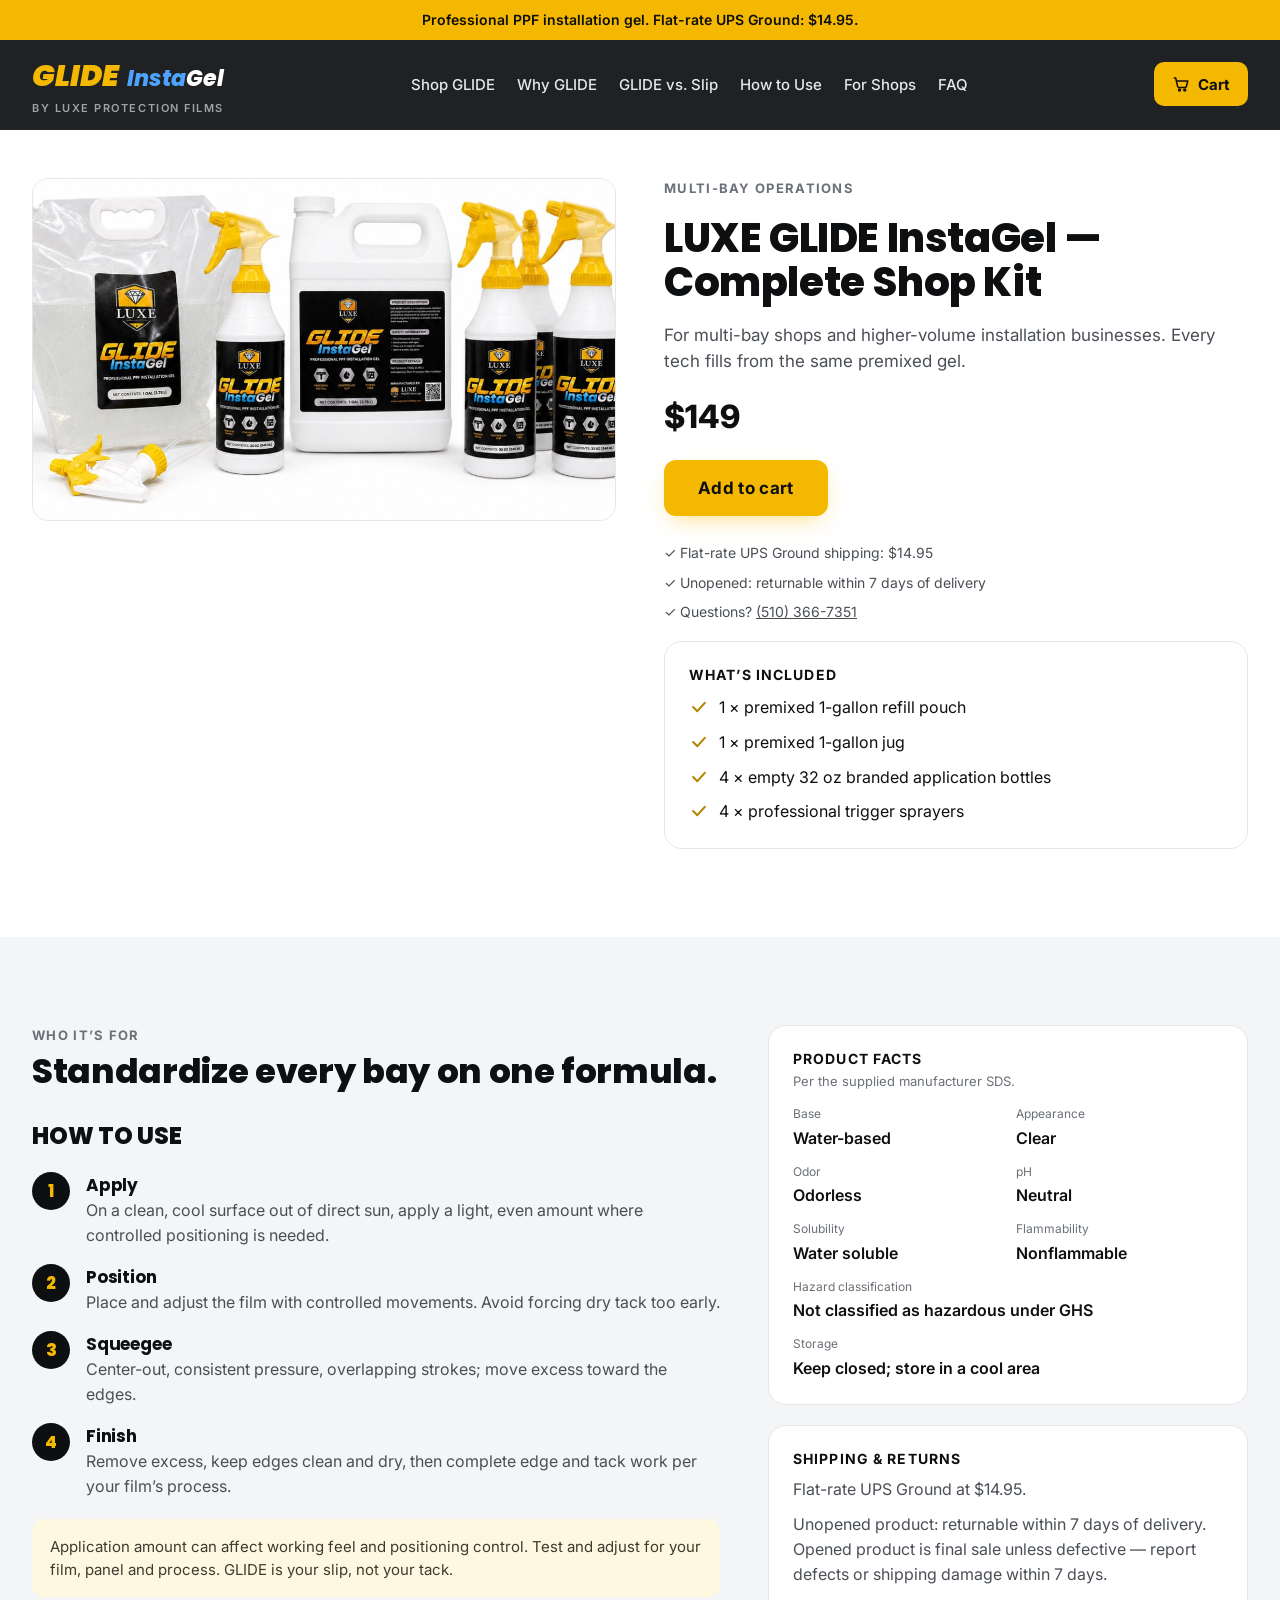
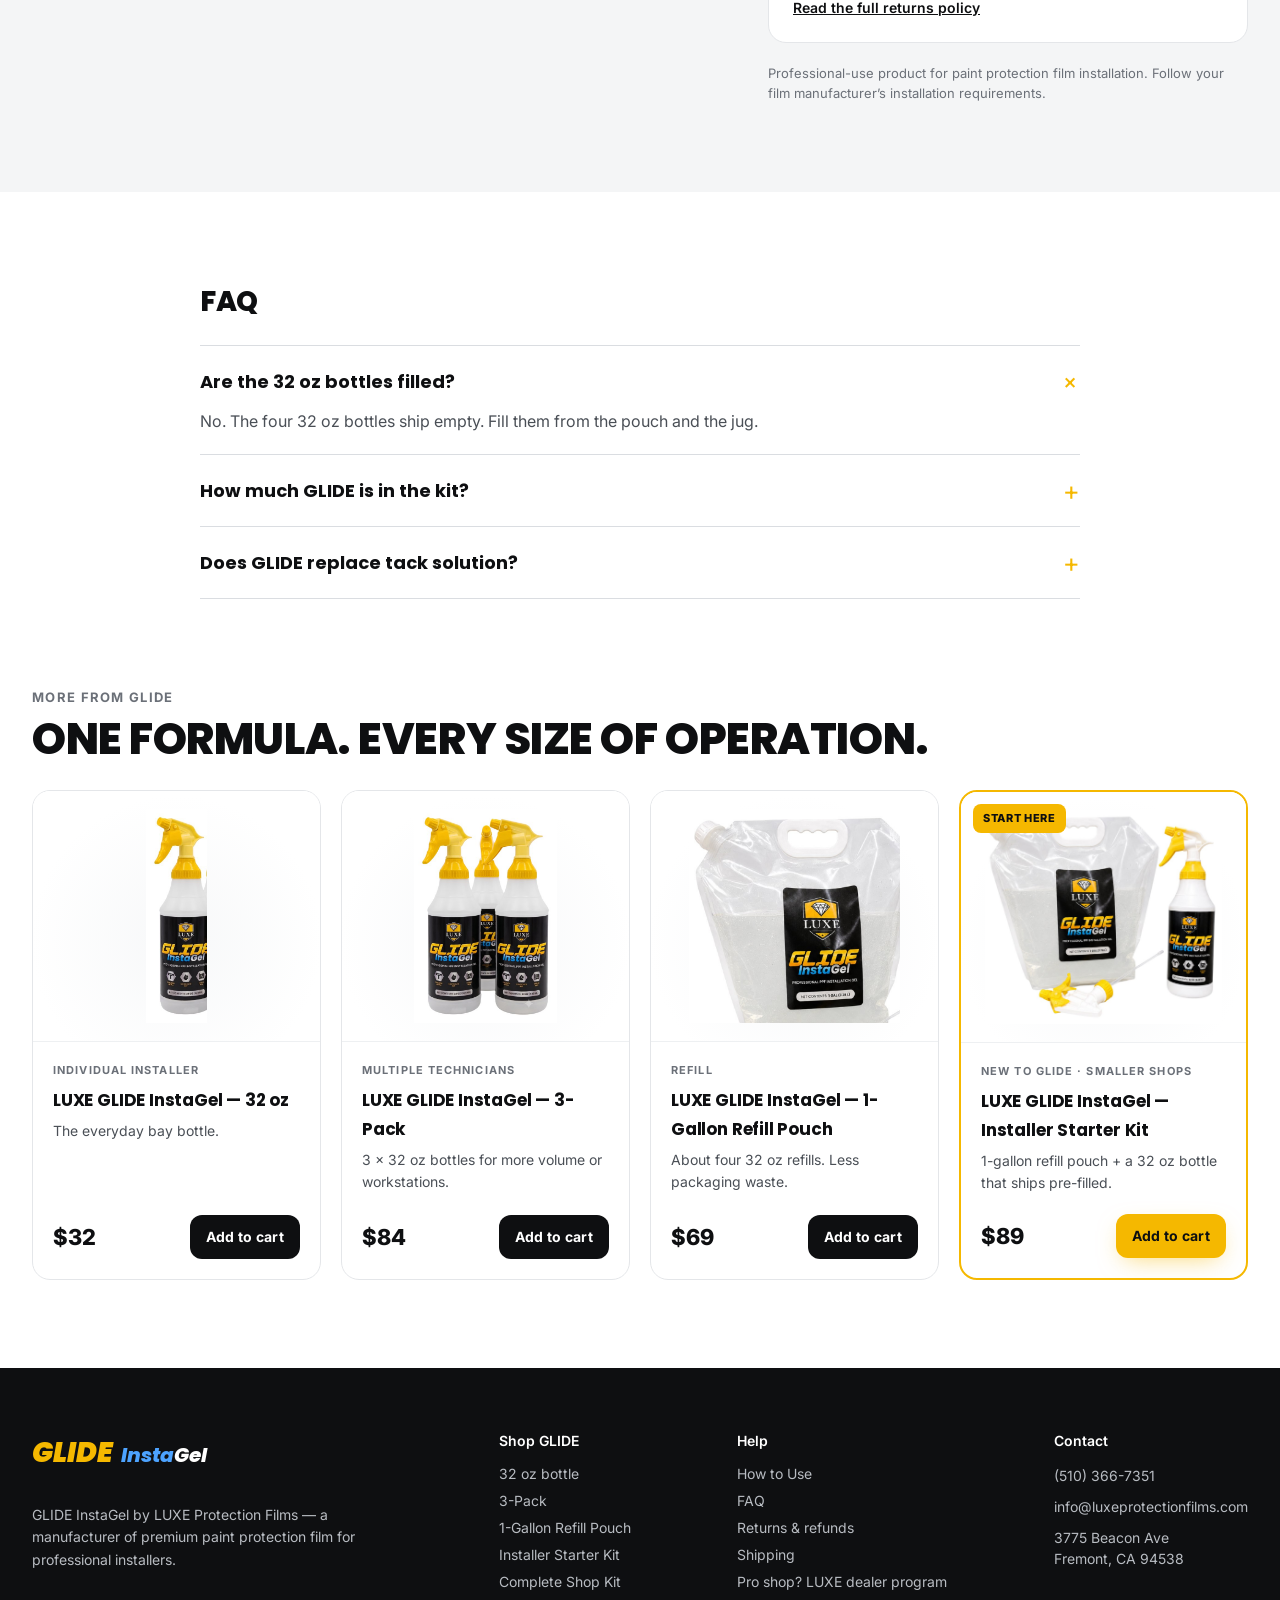
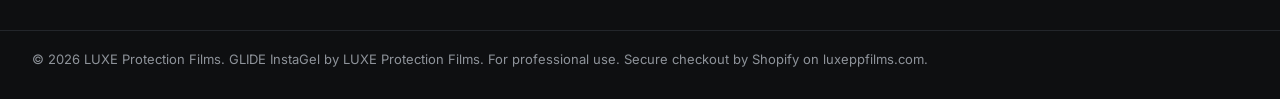
<file: products/complete-shop-kit/index.html>
<!DOCTYPE html>
<html lang="en">
<head>
<meta charset="utf-8">
<meta name="viewport" content="width=device-width, initial-scale=1">
<title>LUXE GLIDE InstaGel — Complete Shop Kit | GLIDE InstaGel</title>
<meta name="description" content="Complete shop kit: two gallons of premixed PPF installation gel, four application bottles and four trigger sprayers for multi-bay shops. $149.">
<link rel="canonical" href="https://glideinstagel.com/products/complete-shop-kit/">
<meta property="og:type" content="website">
<meta property="og:title" content="LUXE GLIDE InstaGel — Complete Shop Kit | GLIDE InstaGel">
<meta property="og:description" content="Complete shop kit: two gallons of premixed PPF installation gel, four application bottles and four trigger sprayers for multi-bay shops. $149.">
<meta property="og:url" content="https://glideinstagel.com/products/complete-shop-kit/">
<meta property="og:image" content="https://glideinstagel.com/img/collection.jpg">
<meta property="og:site_name" content="GLIDE InstaGel by LUXE Protection Films">
<meta name="twitter:card" content="summary_large_image">
<link rel="icon" type="image/png" href="/img/logo-black.png">
<link rel="preconnect" href="https://fonts.googleapis.com"><link rel="preconnect" href="https://fonts.gstatic.com" crossorigin>
<link href="https://fonts.googleapis.com/css2?family=Inter:wght@400;600;700&family=Poppins:wght@600;700;800&display=swap" rel="stylesheet">
<link rel="stylesheet" href="/styles.css?v=2">
</head>
<body>
<div class="glide-announce">Professional PPF installation gel. Flat-rate UPS Ground: $14.95.</div>
<header class="glide-header">
  <div class="g-wrap">
    <a class="glide-logo" href="/" aria-label="GLIDE InstaGel by LUXE Protection Films — home">
      <span class="glide-logo__mark"><span class="glide-logo__glide">GLIDE</span><span class="glide-logo__insta">Insta<span>Gel</span></span></span>
      <span class="glide-logo__by">by LUXE Protection Films</span>
    </a>
    <nav class="glide-nav" aria-label="GLIDE">
      <a href="/#shop">Shop GLIDE</a>
      <a href="/#why">Why GLIDE</a>
      <a href="/#compare">GLIDE vs. Slip</a>
      <a href="/#how">How to Use</a>
      <a href="/#shops">For Shops</a>
      <a href="/#faq">FAQ</a>
    </nav>
    <div class="glide-header__actions">
      <a class="glide-header__cart" href="https://www.luxeppfilms.com/cart">
        <svg aria-hidden="true" width="18" height="18" viewBox="0 0 24 24" fill="none" stroke="#0E0F11" stroke-width="2" stroke-linecap="round" stroke-linejoin="round"><path d="M3 4h2l2.4 11.2a2 2 0 0 0 2 1.6h7.7a2 2 0 0 0 2-1.5L21 8H6"></path><circle cx="10" cy="20" r="1.3"></circle><circle cx="17" cy="20" r="1.3"></circle></svg>
        Cart
      </a>
    </div>
  </div>
</header>
<div class="glide g-pdp">
  <section class="g-section" style="padding-top:48px">
    <div class="g-wrap" style="display:flex;flex-wrap:wrap;gap:48px;align-items:flex-start">
      <div style="flex:1 1 420px;min-width:0"><img src="/img/collection.jpg" alt="LUXE GLIDE InstaGel — Complete Shop Kit" style="width:100%;border-radius:16px;border:1px solid #E4E6E9" fetchpriority="high"></div>
      <div style="flex:1 1 420px;min-width:0;display:flex;flex-direction:column;gap:18px">
        <p class="g-eyebrow" style="margin:0">Multi-bay operations</p>
        <h1 style="font-family:Poppins,sans-serif;font-size:clamp(28px,3.4vw,40px);font-weight:800;line-height:1.1;margin:0">LUXE GLIDE InstaGel — Complete Shop Kit</h1>
        <p style="color:#4A4F56;font-size:17px">For multi-bay shops and higher-volume installation businesses. Every tech fills from the same premixed gel.</p>
        <span class="g-price" style="font-size:32px">$149</span>
        <div class="g-pdp-buy"><a class="g-btn g-btn--yellow" href="https://www.luxeppfilms.com/cart/add?id=52157170811168&quantity=1&return_to=%2Fcart" rel="nofollow" style="min-height:56px;padding:0 34px;font-size:17px">Add to cart</a></div>
        <ul style="list-style:none;margin:8px 0 0;padding:0;display:flex;flex-direction:column;gap:8px;font-size:14px;color:#4A4F56">
          <li>✓ Flat-rate UPS Ground shipping: $14.95</li>
          <li>✓ Unopened: returnable within 7 days of delivery</li>
          <li>✓ Questions? <a href="tel:+15103667351">(510) 366-7351</a></li>
        </ul>
        <div class="g-box">
          <h2>What&rsquo;s included</h2>
          <ul class="g-incl"><li><svg aria-hidden="true" width="20" height="20" viewBox="0 0 24 24" fill="none" stroke="#B38600" stroke-width="2.5" stroke-linecap="round" stroke-linejoin="round" style="flex:0 0 20px;margin-top:2px"><path d="M5 12l5 5 9-10"/></svg><span>1 × premixed 1-gallon refill pouch</span></li>
<li><svg aria-hidden="true" width="20" height="20" viewBox="0 0 24 24" fill="none" stroke="#B38600" stroke-width="2.5" stroke-linecap="round" stroke-linejoin="round" style="flex:0 0 20px;margin-top:2px"><path d="M5 12l5 5 9-10"/></svg><span>1 × premixed 1-gallon jug</span></li>
<li><svg aria-hidden="true" width="20" height="20" viewBox="0 0 24 24" fill="none" stroke="#B38600" stroke-width="2.5" stroke-linecap="round" stroke-linejoin="round" style="flex:0 0 20px;margin-top:2px"><path d="M5 12l5 5 9-10"/></svg><span>4 × empty 32 oz branded application bottles</span></li>
<li><svg aria-hidden="true" width="20" height="20" viewBox="0 0 24 24" fill="none" stroke="#B38600" stroke-width="2.5" stroke-linecap="round" stroke-linejoin="round" style="flex:0 0 20px;margin-top:2px"><path d="M5 12l5 5 9-10"/></svg><span>4 × professional trigger sprayers</span></li></ul>
        </div>
      </div>
    </div>
  </section>

  <section class="g-soft g-section">
    <div class="g-wrap" style="display:flex;flex-wrap:wrap;gap:48px;align-items:flex-start">
      <div style="flex:1.3 1 480px;min-width:0">
        <p class="g-eyebrow">Who it&rsquo;s for</p>
        <h2 style="font-size:clamp(26px,3vw,34px);font-weight:800;line-height:1.1;margin-bottom:26px">Standardize every bay on one formula.</h2>
        <h2 style="font-size:24px;font-weight:800;text-transform:uppercase;margin-bottom:18px">How to use</h2>
        <ol style="list-style:none;margin:0;padding:0;display:flex;flex-direction:column;gap:16px">
          <li style="display:flex;gap:16px;align-items:flex-start"><span class="g-num" style="width:38px;height:38px;flex-basis:38px">1</span><div><h3 style="font-size:17px">Apply</h3><p style="color:#4A4F56">On a clean, cool surface out of direct sun, apply a light, even amount where controlled positioning is needed.</p></div></li>
          <li style="display:flex;gap:16px;align-items:flex-start"><span class="g-num" style="width:38px;height:38px;flex-basis:38px">2</span><div><h3 style="font-size:17px">Position</h3><p style="color:#4A4F56">Place and adjust the film with controlled movements. Avoid forcing dry tack too early.</p></div></li>
          <li style="display:flex;gap:16px;align-items:flex-start"><span class="g-num" style="width:38px;height:38px;flex-basis:38px">3</span><div><h3 style="font-size:17px">Squeegee</h3><p style="color:#4A4F56">Center-out, consistent pressure, overlapping strokes; move excess toward the edges.</p></div></li>
          <li style="display:flex;gap:16px;align-items:flex-start"><span class="g-num" style="width:38px;height:38px;flex-basis:38px">4</span><div><h3 style="font-size:17px">Finish</h3><p style="color:#4A4F56">Remove excess, keep edges clean and dry, then complete edge and tack work per your film&rsquo;s process.</p></div></li>
        </ol>
        <p class="g-note g-note--y" style="margin-top:20px">Application amount can affect working feel and positioning control. Test and adjust for your film, panel and process. GLIDE is your slip, not your tack.</p>
      </div>
      <div style="flex:1 1 320px;min-width:0;display:flex;flex-direction:column;gap:20px">
        <div class="g-box">
          <h2 style="margin-bottom:4px">Product facts</h2>
          <p style="font-size:13px;color:#6B7078;margin-bottom:14px">Per the supplied manufacturer SDS.</p>
          <dl class="g-dl">
            <div><dt>Base</dt><dd>Water-based</dd></div>
            <div><dt>Appearance</dt><dd>Clear</dd></div>
            <div><dt>Odor</dt><dd>Odorless</dd></div>
            <div><dt>pH</dt><dd>Neutral</dd></div>
            <div><dt>Solubility</dt><dd>Water soluble</dd></div>
            <div><dt>Flammability</dt><dd>Nonflammable</dd></div>
            <div class="g-span2"><dt>Hazard classification</dt><dd>Not classified as hazardous under GHS</dd></div>
            <div class="g-span2"><dt>Storage</dt><dd>Keep closed; store in a cool area</dd></div>
          </dl>
        </div>
        <div class="g-box" style="display:flex;flex-direction:column;gap:10px">
          <h2 style="margin:0">Shipping &amp; returns</h2>
          <p style="color:#4A4F56">Flat-rate UPS Ground at $14.95.</p>
          <p style="color:#4A4F56">Unopened product: returnable within 7 days of delivery. Opened product is final sale unless defective — report defects or shipping damage within 7 days.</p>
          <a href="https://www.luxeppfilms.com/policies/refund-policy" style="font-weight:600;font-size:14px">Read the full returns policy</a>
        </div>
        <p style="font-size:13px;color:#6B7078">Professional-use product for paint protection film installation. Follow your film manufacturer&rsquo;s installation requirements.</p>
      </div>
    </div>
  </section>

  <section class="g-section" style="padding-bottom:0">
    <div class="g-wrap"><div class="g-faq">
      <h2 style="font-size:28px;font-weight:800;text-transform:uppercase;margin-bottom:22px">FAQ</h2>
      <div style="border-top:1px solid #DADDE1"><details open><summary>Are the 32 oz bottles filled?</summary><p>No. The four 32 oz bottles ship empty. Fill them from the pouch and the jug.</p></details>
<details><summary>How much GLIDE is in the kit?</summary><p>Two gallons: one 1-gallon refill pouch and one 1-gallon jug.</p></details>
<details><summary>Does GLIDE replace tack solution?</summary><p>No. Tack requirements depend on the film, the panel and your workflow. Keep using your preferred tack solution where you need it.</p></details></div>
    </div></div>
  </section>

  <section class="g-section">
    <div class="g-wrap">
      <p class="g-eyebrow">More from GLIDE</p>
      <h2 class="g-h2" style="margin-bottom:28px">One formula. Every size of operation.</h2>
      <div class="g-products"><article class="g-prod">
      
      <a class="g-prod__img" href="/products/32-oz/" tabindex="-1" aria-hidden="true"><img src="/img/single.jpg" alt="" loading="lazy"></a>
      <div class="g-prod__body">
        <p class="g-prod__for">Individual installer</p>
        <h3><a class="g-prod__name" href="/products/32-oz/">LUXE GLIDE InstaGel — 32 oz</a></h3>
        <p class="g-prod__desc">The everyday bay bottle.</p>
        <div class="g-prod__buy">
          <span class="g-price">$32</span>
          <a class="g-btn g-btn--sm g-btn--dark" href="https://www.luxeppfilms.com/cart/add?id=51514864402720&quantity=1&return_to=%2Fcart" rel="nofollow">Add to cart</a>
        </div>
      </div>
    </article>
<article class="g-prod">
      
      <a class="g-prod__img" href="/products/3-pack/" tabindex="-1" aria-hidden="true"><img src="/img/trio.jpg" alt="" loading="lazy"></a>
      <div class="g-prod__body">
        <p class="g-prod__for">Multiple technicians</p>
        <h3><a class="g-prod__name" href="/products/3-pack/">LUXE GLIDE InstaGel — 3-Pack</a></h3>
        <p class="g-prod__desc">3 × 32 oz bottles for more volume or workstations.</p>
        <div class="g-prod__buy">
          <span class="g-price">$84</span>
          <a class="g-btn g-btn--sm g-btn--dark" href="https://www.luxeppfilms.com/cart/add?id=52157142073632&quantity=1&return_to=%2Fcart" rel="nofollow">Add to cart</a>
        </div>
      </div>
    </article>
<article class="g-prod">
      
      <a class="g-prod__img" href="/products/1-gallon-refill/" tabindex="-1" aria-hidden="true"><img src="/img/pouch.jpg" alt="" loading="lazy"></a>
      <div class="g-prod__body">
        <p class="g-prod__for">Refill</p>
        <h3><a class="g-prod__name" href="/products/1-gallon-refill/">LUXE GLIDE InstaGel — 1-Gallon Refill Pouch</a></h3>
        <p class="g-prod__desc">About four 32 oz refills. Less packaging waste.</p>
        <div class="g-prod__buy">
          <span class="g-price">$69</span>
          <a class="g-btn g-btn--sm g-btn--dark" href="https://www.luxeppfilms.com/cart/add?id=52157148299552&quantity=1&return_to=%2Fcart" rel="nofollow">Add to cart</a>
        </div>
      </div>
    </article>
<article class="g-prod g-prod--hl">
      <span class="g-prod__tag">START HERE</span>
      <a class="g-prod__img" href="/products/installer-starter-kit/" tabindex="-1" aria-hidden="true"><img src="/img/refill1.jpg" alt="" loading="lazy"></a>
      <div class="g-prod__body">
        <p class="g-prod__for">New to GLIDE · smaller shops</p>
        <h3><a class="g-prod__name" href="/products/installer-starter-kit/">LUXE GLIDE InstaGel — Installer Starter Kit</a></h3>
        <p class="g-prod__desc">1-gallon refill pouch + a 32 oz bottle that ships pre-filled.</p>
        <div class="g-prod__buy">
          <span class="g-price">$89</span>
          <a class="g-btn g-btn--sm g-btn--yellow" href="https://www.luxeppfilms.com/cart/add?id=52157162651936&quantity=1&return_to=%2Fcart" rel="nofollow">Add to cart</a>
        </div>
      </div>
    </article></div>
    </div>
  </section>
</div>
<script type="application/ld+json">{"@context": "https://schema.org", "@type": "Product", "name": "LUXE GLIDE InstaGel \u2014 Complete Shop Kit", "image": "https://glideinstagel.com/img/collection.jpg", "description": "Complete shop kit: two gallons of premixed PPF installation gel, four application bottles and four trigger sprayers for multi-bay shops. $149.", "brand": {"@type": "Brand", "name": "LUXE Protection Films"}, "offers": {"@type": "Offer", "url": "https://glideinstagel.com/products/complete-shop-kit/", "priceCurrency": "USD", "price": "149", "availability": "https://schema.org/InStock"}}</script>
<script type="application/ld+json">{"@context": "https://schema.org", "@type": "FAQPage", "mainEntity": [{"@type": "Question", "name": "Are the 32 oz bottles filled?", "acceptedAnswer": {"@type": "Answer", "text": "No. The four 32 oz bottles ship empty. Fill them from the pouch and the jug."}}, {"@type": "Question", "name": "How much GLIDE is in the kit?", "acceptedAnswer": {"@type": "Answer", "text": "Two gallons: one 1-gallon refill pouch and one 1-gallon jug."}}, {"@type": "Question", "name": "Does GLIDE replace tack solution?", "acceptedAnswer": {"@type": "Answer", "text": "No. Tack requirements depend on the film, the panel and your workflow. Keep using your preferred tack solution where you need it."}}]}</script>

<footer class="glide-footer">
  <div class="g-wrap">
    <div class="glide-footer__brand">
      <span class="glide-logo__mark"><span class="glide-logo__glide" style="font-size:28px">GLIDE</span><span class="glide-logo__insta" style="font-size:20px">Insta<span>Gel</span></span></span>
      <p>GLIDE InstaGel by LUXE Protection Films — a manufacturer of premium paint protection film for professional installers.</p>
    </div>
    <nav class="glide-footer__col" aria-label="Shop GLIDE">
      <h3>Shop GLIDE</h3>
      <a href="/products/32-oz/">32 oz bottle</a><a href="/products/3-pack/">3-Pack</a><a href="/products/1-gallon-refill/">1-Gallon Refill Pouch</a><a href="/products/installer-starter-kit/">Installer Starter Kit</a><a href="/products/complete-shop-kit/">Complete Shop Kit</a>
    </nav>
    <nav class="glide-footer__col" aria-label="Help">
      <h3>Help</h3>
      <a href="/#how">How to Use</a>
      <a href="/#faq">FAQ</a>
      <a href="https://www.luxeppfilms.com/policies/refund-policy">Returns &amp; refunds</a>
      <a href="https://www.luxeppfilms.com/policies/shipping-policy">Shipping</a>
      <a href="https://www.luxeppfilms.com/pages/become-a-dealer">Pro shop? LUXE dealer program</a>
    </nav>
    <div class="glide-footer__col" style="line-height:1.5">
      <h3>Contact</h3>
      <a href="tel:+15103667351">(510) 366-7351</a>
      <a href="mailto:info@luxeprotectionfilms.com">info@luxeprotectionfilms.com</a>
      <span>3775 Beacon Ave<br>Fremont, CA 94538</span>
    </div>
  </div>
  <div class="glide-footer__base">© 2026 LUXE Protection Films. GLIDE InstaGel by LUXE Protection Films. For professional use. Secure checkout by Shopify on luxeppfilms.com.</div>
</footer>
<script src="/site.js?v=2" defer></script>
</body>
</html>
</file>
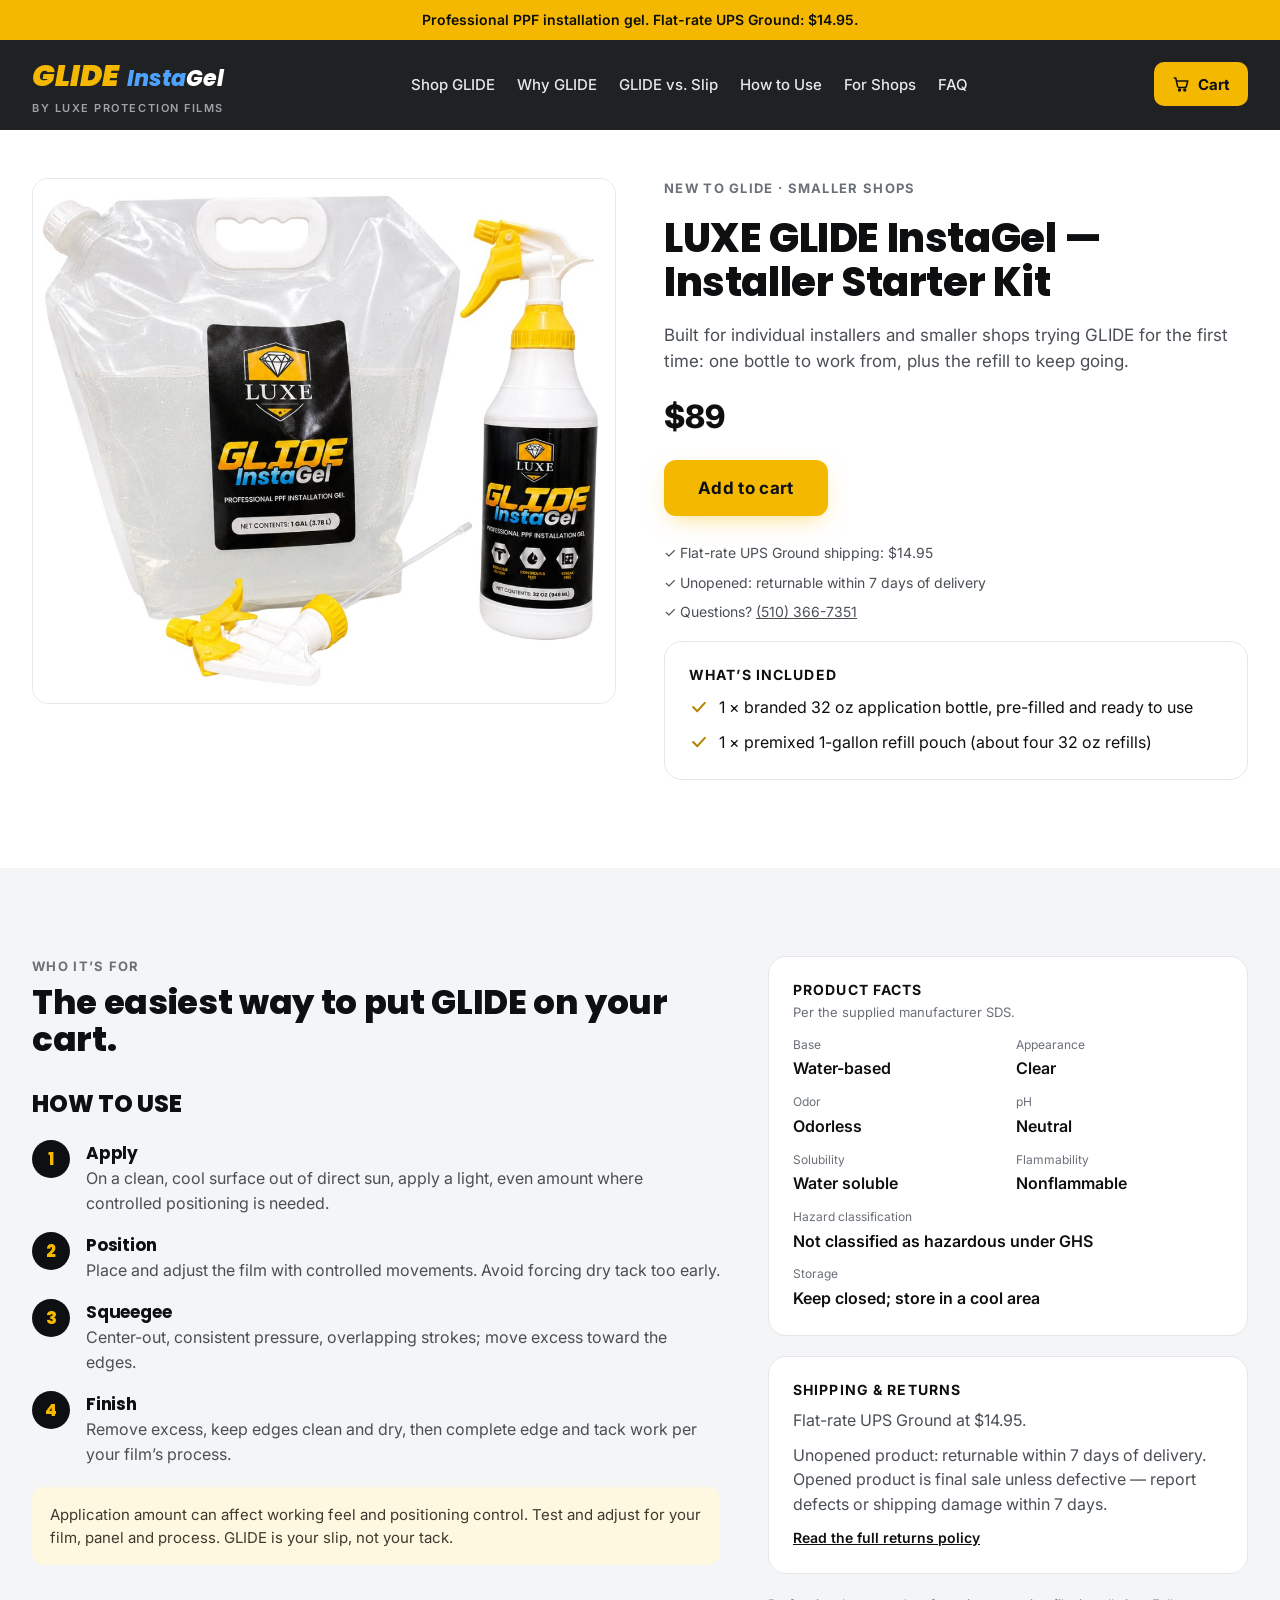
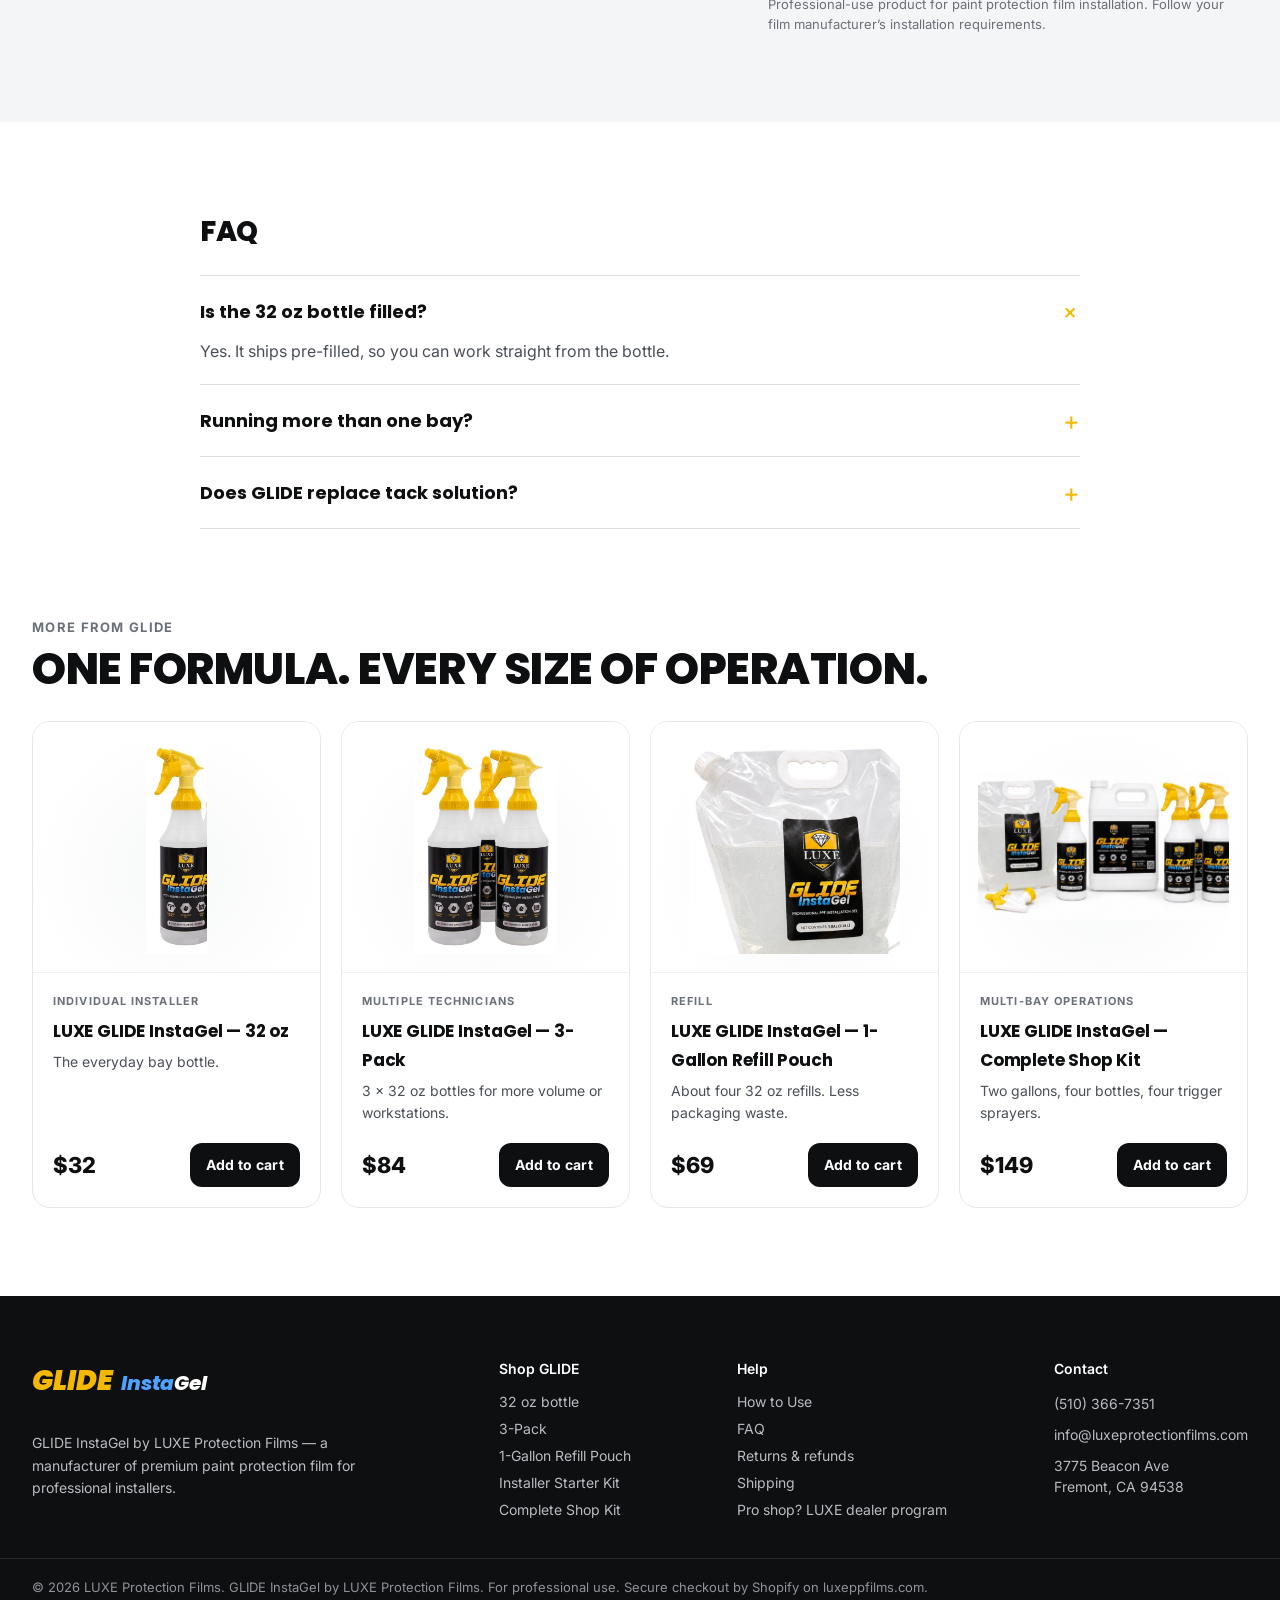
<file: products/installer-starter-kit/index.html>
<!DOCTYPE html>
<html lang="en">
<head>
<meta charset="utf-8">
<meta name="viewport" content="width=device-width, initial-scale=1">
<title>LUXE GLIDE InstaGel — Installer Starter Kit | GLIDE InstaGel</title>
<meta name="description" content="GLIDE InstaGel starter kit: pre-filled 32 oz bottle plus a 1-gallon refill pouch of premixed PPF installation gel. $89.">
<link rel="canonical" href="https://glideinstagel.com/products/installer-starter-kit/">
<meta property="og:type" content="website">
<meta property="og:title" content="LUXE GLIDE InstaGel — Installer Starter Kit | GLIDE InstaGel">
<meta property="og:description" content="GLIDE InstaGel starter kit: pre-filled 32 oz bottle plus a 1-gallon refill pouch of premixed PPF installation gel. $89.">
<meta property="og:url" content="https://glideinstagel.com/products/installer-starter-kit/">
<meta property="og:image" content="https://glideinstagel.com/img/refill1.jpg">
<meta property="og:site_name" content="GLIDE InstaGel by LUXE Protection Films">
<meta name="twitter:card" content="summary_large_image">
<link rel="icon" type="image/png" href="/img/logo-black.png">
<link rel="preconnect" href="https://fonts.googleapis.com"><link rel="preconnect" href="https://fonts.gstatic.com" crossorigin>
<link href="https://fonts.googleapis.com/css2?family=Inter:wght@400;600;700&family=Poppins:wght@600;700;800&display=swap" rel="stylesheet">
<link rel="stylesheet" href="/styles.css?v=2">
</head>
<body>
<div class="glide-announce">Professional PPF installation gel. Flat-rate UPS Ground: $14.95.</div>
<header class="glide-header">
  <div class="g-wrap">
    <a class="glide-logo" href="/" aria-label="GLIDE InstaGel by LUXE Protection Films — home">
      <span class="glide-logo__mark"><span class="glide-logo__glide">GLIDE</span><span class="glide-logo__insta">Insta<span>Gel</span></span></span>
      <span class="glide-logo__by">by LUXE Protection Films</span>
    </a>
    <nav class="glide-nav" aria-label="GLIDE">
      <a href="/#shop">Shop GLIDE</a>
      <a href="/#why">Why GLIDE</a>
      <a href="/#compare">GLIDE vs. Slip</a>
      <a href="/#how">How to Use</a>
      <a href="/#shops">For Shops</a>
      <a href="/#faq">FAQ</a>
    </nav>
    <div class="glide-header__actions">
      <a class="glide-header__cart" href="https://www.luxeppfilms.com/cart">
        <svg aria-hidden="true" width="18" height="18" viewBox="0 0 24 24" fill="none" stroke="#0E0F11" stroke-width="2" stroke-linecap="round" stroke-linejoin="round"><path d="M3 4h2l2.4 11.2a2 2 0 0 0 2 1.6h7.7a2 2 0 0 0 2-1.5L21 8H6"></path><circle cx="10" cy="20" r="1.3"></circle><circle cx="17" cy="20" r="1.3"></circle></svg>
        Cart
      </a>
    </div>
  </div>
</header>
<div class="glide g-pdp">
  <section class="g-section" style="padding-top:48px">
    <div class="g-wrap" style="display:flex;flex-wrap:wrap;gap:48px;align-items:flex-start">
      <div style="flex:1 1 420px;min-width:0"><img src="/img/refill1.jpg" alt="LUXE GLIDE InstaGel — Installer Starter Kit" style="width:100%;border-radius:16px;border:1px solid #E4E6E9" fetchpriority="high"></div>
      <div style="flex:1 1 420px;min-width:0;display:flex;flex-direction:column;gap:18px">
        <p class="g-eyebrow" style="margin:0">New to GLIDE · smaller shops</p>
        <h1 style="font-family:Poppins,sans-serif;font-size:clamp(28px,3.4vw,40px);font-weight:800;line-height:1.1;margin:0">LUXE GLIDE InstaGel — Installer Starter Kit</h1>
        <p style="color:#4A4F56;font-size:17px">Built for individual installers and smaller shops trying GLIDE for the first time: one bottle to work from, plus the refill to keep going.</p>
        <span class="g-price" style="font-size:32px">$89</span>
        <div class="g-pdp-buy"><a class="g-btn g-btn--yellow" href="https://www.luxeppfilms.com/cart/add?id=52157162651936&quantity=1&return_to=%2Fcart" rel="nofollow" style="min-height:56px;padding:0 34px;font-size:17px">Add to cart</a></div>
        <ul style="list-style:none;margin:8px 0 0;padding:0;display:flex;flex-direction:column;gap:8px;font-size:14px;color:#4A4F56">
          <li>✓ Flat-rate UPS Ground shipping: $14.95</li>
          <li>✓ Unopened: returnable within 7 days of delivery</li>
          <li>✓ Questions? <a href="tel:+15103667351">(510) 366-7351</a></li>
        </ul>
        <div class="g-box">
          <h2>What&rsquo;s included</h2>
          <ul class="g-incl"><li><svg aria-hidden="true" width="20" height="20" viewBox="0 0 24 24" fill="none" stroke="#B38600" stroke-width="2.5" stroke-linecap="round" stroke-linejoin="round" style="flex:0 0 20px;margin-top:2px"><path d="M5 12l5 5 9-10"/></svg><span>1 × branded 32 oz application bottle, pre-filled and ready to use</span></li>
<li><svg aria-hidden="true" width="20" height="20" viewBox="0 0 24 24" fill="none" stroke="#B38600" stroke-width="2.5" stroke-linecap="round" stroke-linejoin="round" style="flex:0 0 20px;margin-top:2px"><path d="M5 12l5 5 9-10"/></svg><span>1 × premixed 1-gallon refill pouch (about four 32 oz refills)</span></li></ul>
        </div>
      </div>
    </div>
  </section>

  <section class="g-soft g-section">
    <div class="g-wrap" style="display:flex;flex-wrap:wrap;gap:48px;align-items:flex-start">
      <div style="flex:1.3 1 480px;min-width:0">
        <p class="g-eyebrow">Who it&rsquo;s for</p>
        <h2 style="font-size:clamp(26px,3vw,34px);font-weight:800;line-height:1.1;margin-bottom:26px">The easiest way to put GLIDE on your cart.</h2>
        <h2 style="font-size:24px;font-weight:800;text-transform:uppercase;margin-bottom:18px">How to use</h2>
        <ol style="list-style:none;margin:0;padding:0;display:flex;flex-direction:column;gap:16px">
          <li style="display:flex;gap:16px;align-items:flex-start"><span class="g-num" style="width:38px;height:38px;flex-basis:38px">1</span><div><h3 style="font-size:17px">Apply</h3><p style="color:#4A4F56">On a clean, cool surface out of direct sun, apply a light, even amount where controlled positioning is needed.</p></div></li>
          <li style="display:flex;gap:16px;align-items:flex-start"><span class="g-num" style="width:38px;height:38px;flex-basis:38px">2</span><div><h3 style="font-size:17px">Position</h3><p style="color:#4A4F56">Place and adjust the film with controlled movements. Avoid forcing dry tack too early.</p></div></li>
          <li style="display:flex;gap:16px;align-items:flex-start"><span class="g-num" style="width:38px;height:38px;flex-basis:38px">3</span><div><h3 style="font-size:17px">Squeegee</h3><p style="color:#4A4F56">Center-out, consistent pressure, overlapping strokes; move excess toward the edges.</p></div></li>
          <li style="display:flex;gap:16px;align-items:flex-start"><span class="g-num" style="width:38px;height:38px;flex-basis:38px">4</span><div><h3 style="font-size:17px">Finish</h3><p style="color:#4A4F56">Remove excess, keep edges clean and dry, then complete edge and tack work per your film&rsquo;s process.</p></div></li>
        </ol>
        <p class="g-note g-note--y" style="margin-top:20px">Application amount can affect working feel and positioning control. Test and adjust for your film, panel and process. GLIDE is your slip, not your tack.</p>
      </div>
      <div style="flex:1 1 320px;min-width:0;display:flex;flex-direction:column;gap:20px">
        <div class="g-box">
          <h2 style="margin-bottom:4px">Product facts</h2>
          <p style="font-size:13px;color:#6B7078;margin-bottom:14px">Per the supplied manufacturer SDS.</p>
          <dl class="g-dl">
            <div><dt>Base</dt><dd>Water-based</dd></div>
            <div><dt>Appearance</dt><dd>Clear</dd></div>
            <div><dt>Odor</dt><dd>Odorless</dd></div>
            <div><dt>pH</dt><dd>Neutral</dd></div>
            <div><dt>Solubility</dt><dd>Water soluble</dd></div>
            <div><dt>Flammability</dt><dd>Nonflammable</dd></div>
            <div class="g-span2"><dt>Hazard classification</dt><dd>Not classified as hazardous under GHS</dd></div>
            <div class="g-span2"><dt>Storage</dt><dd>Keep closed; store in a cool area</dd></div>
          </dl>
        </div>
        <div class="g-box" style="display:flex;flex-direction:column;gap:10px">
          <h2 style="margin:0">Shipping &amp; returns</h2>
          <p style="color:#4A4F56">Flat-rate UPS Ground at $14.95.</p>
          <p style="color:#4A4F56">Unopened product: returnable within 7 days of delivery. Opened product is final sale unless defective — report defects or shipping damage within 7 days.</p>
          <a href="https://www.luxeppfilms.com/policies/refund-policy" style="font-weight:600;font-size:14px">Read the full returns policy</a>
        </div>
        <p style="font-size:13px;color:#6B7078">Professional-use product for paint protection film installation. Follow your film manufacturer&rsquo;s installation requirements.</p>
      </div>
    </div>
  </section>

  <section class="g-section" style="padding-bottom:0">
    <div class="g-wrap"><div class="g-faq">
      <h2 style="font-size:28px;font-weight:800;text-transform:uppercase;margin-bottom:22px">FAQ</h2>
      <div style="border-top:1px solid #DADDE1"><details open><summary>Is the 32 oz bottle filled?</summary><p>Yes. It ships pre-filled, so you can work straight from the bottle.</p></details>
<details><summary>Running more than one bay?</summary><p>Look at the Complete Shop Kit: two gallons, four bottles and four trigger sprayers.</p></details>
<details><summary>Does GLIDE replace tack solution?</summary><p>No. Tack requirements depend on the film, the panel and your workflow. Keep using your preferred tack solution where you need it.</p></details></div>
    </div></div>
  </section>

  <section class="g-section">
    <div class="g-wrap">
      <p class="g-eyebrow">More from GLIDE</p>
      <h2 class="g-h2" style="margin-bottom:28px">One formula. Every size of operation.</h2>
      <div class="g-products"><article class="g-prod">
      
      <a class="g-prod__img" href="/products/32-oz/" tabindex="-1" aria-hidden="true"><img src="/img/single.jpg" alt="" loading="lazy"></a>
      <div class="g-prod__body">
        <p class="g-prod__for">Individual installer</p>
        <h3><a class="g-prod__name" href="/products/32-oz/">LUXE GLIDE InstaGel — 32 oz</a></h3>
        <p class="g-prod__desc">The everyday bay bottle.</p>
        <div class="g-prod__buy">
          <span class="g-price">$32</span>
          <a class="g-btn g-btn--sm g-btn--dark" href="https://www.luxeppfilms.com/cart/add?id=51514864402720&quantity=1&return_to=%2Fcart" rel="nofollow">Add to cart</a>
        </div>
      </div>
    </article>
<article class="g-prod">
      
      <a class="g-prod__img" href="/products/3-pack/" tabindex="-1" aria-hidden="true"><img src="/img/trio.jpg" alt="" loading="lazy"></a>
      <div class="g-prod__body">
        <p class="g-prod__for">Multiple technicians</p>
        <h3><a class="g-prod__name" href="/products/3-pack/">LUXE GLIDE InstaGel — 3-Pack</a></h3>
        <p class="g-prod__desc">3 × 32 oz bottles for more volume or workstations.</p>
        <div class="g-prod__buy">
          <span class="g-price">$84</span>
          <a class="g-btn g-btn--sm g-btn--dark" href="https://www.luxeppfilms.com/cart/add?id=52157142073632&quantity=1&return_to=%2Fcart" rel="nofollow">Add to cart</a>
        </div>
      </div>
    </article>
<article class="g-prod">
      
      <a class="g-prod__img" href="/products/1-gallon-refill/" tabindex="-1" aria-hidden="true"><img src="/img/pouch.jpg" alt="" loading="lazy"></a>
      <div class="g-prod__body">
        <p class="g-prod__for">Refill</p>
        <h3><a class="g-prod__name" href="/products/1-gallon-refill/">LUXE GLIDE InstaGel — 1-Gallon Refill Pouch</a></h3>
        <p class="g-prod__desc">About four 32 oz refills. Less packaging waste.</p>
        <div class="g-prod__buy">
          <span class="g-price">$69</span>
          <a class="g-btn g-btn--sm g-btn--dark" href="https://www.luxeppfilms.com/cart/add?id=52157148299552&quantity=1&return_to=%2Fcart" rel="nofollow">Add to cart</a>
        </div>
      </div>
    </article>
<article class="g-prod">
      
      <a class="g-prod__img" href="/products/complete-shop-kit/" tabindex="-1" aria-hidden="true"><img src="/img/collection.jpg" alt="" loading="lazy"></a>
      <div class="g-prod__body">
        <p class="g-prod__for">Multi-bay operations</p>
        <h3><a class="g-prod__name" href="/products/complete-shop-kit/">LUXE GLIDE InstaGel — Complete Shop Kit</a></h3>
        <p class="g-prod__desc">Two gallons, four bottles, four trigger sprayers.</p>
        <div class="g-prod__buy">
          <span class="g-price">$149</span>
          <a class="g-btn g-btn--sm g-btn--dark" href="https://www.luxeppfilms.com/cart/add?id=52157170811168&quantity=1&return_to=%2Fcart" rel="nofollow">Add to cart</a>
        </div>
      </div>
    </article></div>
    </div>
  </section>
</div>
<script type="application/ld+json">{"@context": "https://schema.org", "@type": "Product", "name": "LUXE GLIDE InstaGel \u2014 Installer Starter Kit", "image": "https://glideinstagel.com/img/refill1.jpg", "description": "GLIDE InstaGel starter kit: pre-filled 32 oz bottle plus a 1-gallon refill pouch of premixed PPF installation gel. $89.", "brand": {"@type": "Brand", "name": "LUXE Protection Films"}, "offers": {"@type": "Offer", "url": "https://glideinstagel.com/products/installer-starter-kit/", "priceCurrency": "USD", "price": "89", "availability": "https://schema.org/InStock"}}</script>
<script type="application/ld+json">{"@context": "https://schema.org", "@type": "FAQPage", "mainEntity": [{"@type": "Question", "name": "Is the 32 oz bottle filled?", "acceptedAnswer": {"@type": "Answer", "text": "Yes. It ships pre-filled, so you can work straight from the bottle."}}, {"@type": "Question", "name": "Running more than one bay?", "acceptedAnswer": {"@type": "Answer", "text": "Look at the Complete Shop Kit: two gallons, four bottles and four trigger sprayers."}}, {"@type": "Question", "name": "Does GLIDE replace tack solution?", "acceptedAnswer": {"@type": "Answer", "text": "No. Tack requirements depend on the film, the panel and your workflow. Keep using your preferred tack solution where you need it."}}]}</script>

<footer class="glide-footer">
  <div class="g-wrap">
    <div class="glide-footer__brand">
      <span class="glide-logo__mark"><span class="glide-logo__glide" style="font-size:28px">GLIDE</span><span class="glide-logo__insta" style="font-size:20px">Insta<span>Gel</span></span></span>
      <p>GLIDE InstaGel by LUXE Protection Films — a manufacturer of premium paint protection film for professional installers.</p>
    </div>
    <nav class="glide-footer__col" aria-label="Shop GLIDE">
      <h3>Shop GLIDE</h3>
      <a href="/products/32-oz/">32 oz bottle</a><a href="/products/3-pack/">3-Pack</a><a href="/products/1-gallon-refill/">1-Gallon Refill Pouch</a><a href="/products/installer-starter-kit/">Installer Starter Kit</a><a href="/products/complete-shop-kit/">Complete Shop Kit</a>
    </nav>
    <nav class="glide-footer__col" aria-label="Help">
      <h3>Help</h3>
      <a href="/#how">How to Use</a>
      <a href="/#faq">FAQ</a>
      <a href="https://www.luxeppfilms.com/policies/refund-policy">Returns &amp; refunds</a>
      <a href="https://www.luxeppfilms.com/policies/shipping-policy">Shipping</a>
      <a href="https://www.luxeppfilms.com/pages/become-a-dealer">Pro shop? LUXE dealer program</a>
    </nav>
    <div class="glide-footer__col" style="line-height:1.5">
      <h3>Contact</h3>
      <a href="tel:+15103667351">(510) 366-7351</a>
      <a href="mailto:info@luxeprotectionfilms.com">info@luxeprotectionfilms.com</a>
      <span>3775 Beacon Ave<br>Fremont, CA 94538</span>
    </div>
  </div>
  <div class="glide-footer__base">© 2026 LUXE Protection Films. GLIDE InstaGel by LUXE Protection Films. For professional use. Secure checkout by Shopify on luxeppfilms.com.</div>
</footer>
<script src="/site.js?v=2" defer></script>
</body>
</html>
</file>
<file: styles.css>
*{box-sizing:border-box}html{scroll-behavior:smooth}body{margin:0;font-family:Inter,system-ui,sans-serif}
img{max-width:100%;height:auto;display:block}a{color:inherit}
.g-prod__img img,.g-kit__img img{width:100%}
/* GLIDE InstaGel by LUXE Protection Films — scoped styles */
/* On GLIDE templates, hide the LUXE header, footer and popups */
.template-page-glide-home .shopify-section-group-header-group,.template-page-glide-home .shopify-section-group-footer-group,.template-page-glide-home .shopify-section-group-popup-group,
.template-product-glide .shopify-section-group-header-group,.template-product-glide .shopify-section-group-footer-group,.template-product-glide .shopify-section-group-popup-group{display:none!important}
.template-page-glide-home main#MainContent,.template-product-glide main#MainContent{background:#fff}
.glide{--g-ink:#0E0F11;--g-yellow:#F5B800;--g-blue:#4DA3FF;--g-grey:#4A4F56;--g-muted:#6B7078;--g-line:#E4E6E9;--g-soft:#F4F5F6;font-family:Inter,system-ui,sans-serif;color:var(--g-ink);font-size:16px;line-height:1.55;letter-spacing:normal}
.glide *,.glide *::before,.glide *::after{box-sizing:border-box}
.glide h1,.glide h2,.glide h3{font-family:Poppins,sans-serif;color:inherit;margin:0;letter-spacing:-.01em}
.glide p{margin:0}
.glide a{color:inherit}
.glide .g-wrap{max-width:1280px;margin:0 auto;padding-left:32px;padding-right:32px}
@media (max-width:749px){.glide .g-wrap{padding-left:20px;padding-right:20px}}
.glide .g-dark{background:var(--g-ink);color:#fff}
.glide .g-soft{background:var(--g-soft)}
.glide .g-eyebrow{font-size:13px;font-weight:700;letter-spacing:.1em;text-transform:uppercase;color:var(--g-muted);margin-bottom:8px}
.glide .g-dark .g-eyebrow{color:#9EA3AA}
.glide .g-h2{font-size:clamp(30px,4vw,44px);font-weight:800;line-height:1.08;text-transform:uppercase}
.glide .g-yellow{color:var(--g-yellow)}
.glide .g-btn{display:inline-flex;align-items:center;justify-content:center;gap:8px;min-height:52px;padding:0 26px;border-radius:12px;font-weight:700;font-size:16px;letter-spacing:.02em;text-decoration:none;border:0;cursor:pointer;font-family:Inter,sans-serif}
.glide .g-btn--yellow{background:var(--g-yellow);color:var(--g-ink)}
.glide .g-btn--dark{background:var(--g-ink);color:#fff}
.glide .g-btn--ghost{border:1.5px solid #4A4F56;color:#fff;background:transparent}
.glide .g-btn--sm{min-height:44px;padding:0 16px;font-size:14px}
.glide .g-btn:hover{filter:brightness(.95)}
/* Announcement + header */
.glide-announce{background:#F5B800;color:#0E0F11;text-align:center;padding:10px 20px;font:600 14px/1.4 Inter,sans-serif}
.glide-header{background:#0E0F11;border-bottom:1px solid #23262B;font-family:Inter,sans-serif}
.glide-header .g-wrap{display:flex;flex-wrap:wrap;align-items:center;justify-content:space-between;gap:14px;padding-top:14px;padding-bottom:14px}
.glide-logo{display:flex;flex-direction:column;gap:2px;text-decoration:none}
.glide-logo__mark{display:flex;align-items:baseline;gap:8px;line-height:1}
.glide-logo__glide{font:italic 900 30px Poppins,sans-serif;color:#F5B800}
.glide-logo__insta{font:italic 800 22px Poppins,sans-serif;color:#4DA3FF}
.glide-logo__insta span{color:#fff}
.glide-logo__by{font-size:11px;font-weight:600;letter-spacing:.14em;text-transform:uppercase;color:#9EA3AA}
.glide-nav{display:flex;flex-wrap:wrap;gap:6px 22px}
.glide-nav a{color:#E6E8EB;text-decoration:none;font-size:15px;font-weight:500}
.glide-nav a:hover{color:#F5B800}
.glide-header__actions{display:flex;gap:10px;align-items:center}
.glide-header__dealer{min-height:44px;padding:0 14px;border-radius:10px;border:1px solid #3A3E44;color:#E6E8EB;text-decoration:none;font-weight:600;font-size:14px;display:inline-flex;align-items:center}
.glide-header__cart{min-height:44px;padding:0 18px;border-radius:10px;background:#F5B800;color:#0E0F11;text-decoration:none;font-weight:700;font-size:15px;display:inline-flex;align-items:center;gap:8px}
@media (max-width:989px){.glide-nav{order:3;width:100%;overflow-x:auto;flex-wrap:nowrap;padding-bottom:4px}.glide-nav a{white-space:nowrap}}
/* Hero */
.glide .g-hero .g-wrap{display:flex;flex-wrap:wrap;gap:56px;align-items:center;padding-top:72px;padding-bottom:80px}
.glide .g-hero__copy{flex:1 1 460px;min-width:0;display:flex;flex-direction:column;gap:22px}
.glide .g-pill{align-self:flex-start;padding:8px 14px;border:1px solid #3A3E44;border-radius:999px;font-size:13px;font-weight:600;letter-spacing:.08em;text-transform:uppercase;color:#C9CDD2}
.glide .g-hero h1{font-size:clamp(46px,6.4vw,84px);font-weight:800;line-height:1;letter-spacing:-.02em;text-transform:uppercase}
.glide .g-hero__sub{font-size:19px;color:#C9CDD2;max-width:540px}
.glide .g-hero__ctas{display:flex;flex-wrap:wrap;gap:14px}
.glide .g-hero__dealer{color:#F5B800;font-weight:600;text-underline-offset:4px;align-self:flex-start}
.glide .g-ticks{list-style:none;margin:0;padding:0;display:flex;flex-wrap:wrap;gap:10px 24px;font-size:14px;color:#B8BCC2}
.glide .g-ticks li{display:flex;align-items:center;gap:8px}
.glide .g-hero__media{flex:1 1 420px;min-width:0;position:relative}
.glide .g-hero__media img{width:100%;height:600px;object-fit:cover;border-radius:20px;display:block}
@media (max-width:749px){.glide .g-hero__media img{height:420px}}
.glide .g-badge{position:absolute;left:18px;bottom:18px;background:rgba(14,15,17,.9);border:1px solid #33373D;border-radius:14px;padding:12px 16px;font-size:13px;color:#C9CDD2;line-height:1.35}
/* Cards & grids */
.glide .g-grid{display:grid;grid-template-columns:repeat(auto-fit,minmax(240px,1fr));gap:22px}
.glide .g-card{border:1px solid var(--g-line);border-radius:18px;padding:30px;display:flex;flex-direction:column;gap:12px;background:#fff}
.glide .g-card h3{font-size:21px;font-weight:700;text-transform:uppercase}
.glide .g-card p{color:var(--g-grey)}
.glide .g-icon{width:52px;height:52px;border-radius:14px;background:var(--g-ink);display:flex;align-items:center;justify-content:center}
.glide .g-section{padding-top:88px;padding-bottom:88px}
.glide .g-section--tight{padding-top:56px;padding-bottom:56px}
.glide .g-sechead{display:flex;flex-wrap:wrap;justify-content:space-between;align-items:flex-end;gap:16px;margin-bottom:34px}
.glide .g-sechead p.g-lead{max-width:420px;color:var(--g-grey)}
/* Product cards */
.glide .g-products{display:grid;grid-template-columns:repeat(auto-fit,minmax(220px,1fr));gap:20px}
.glide .g-prod{border:1px solid var(--g-line);border-radius:18px;overflow:hidden;display:flex;flex-direction:column;position:relative;background:#fff}
.glide .g-prod--hl{border:2px solid var(--g-yellow)}
.glide .g-prod__tag{position:absolute;top:12px;left:12px;background:var(--g-yellow);font-size:11px;font-weight:800;letter-spacing:.06em;padding:6px 10px;border-radius:8px}
.glide .g-prod__img{height:250px;display:flex;align-items:center;justify-content:center;padding:18px}
.glide .g-prod__img img{max-width:100%;max-height:100%;object-fit:contain}
.glide .g-prod__body{padding:20px;border-top:1px solid #EEF0F2;display:flex;flex-direction:column;gap:6px;flex-grow:1}
.glide .g-prod__for{font-size:11px;font-weight:700;letter-spacing:.1em;text-transform:uppercase;color:var(--g-muted)}
.glide .g-prod__name{font:700 17px/1.25 Poppins,sans-serif;text-decoration:none;color:var(--g-ink)}
.glide .g-prod__desc{font-size:14px;color:var(--g-grey)}
.glide .g-prod__buy{display:flex;justify-content:space-between;align-items:center;gap:10px;margin-top:auto;padding-top:14px}
.glide .g-prod__buy form{margin:0}
.glide .g-price{font-size:22px;font-weight:800}
.glide .g-kit{margin-top:24px;border-radius:22px;display:flex;flex-wrap:wrap;align-items:center;gap:32px;padding:32px}
.glide .g-kit__img{flex:1.4 1 460px;min-width:0;background:#fff;border-radius:16px;padding:16px}
.glide .g-kit__img img{width:100%;display:block}
.glide .g-kit__copy{flex:1 1 300px;min-width:0;display:flex;flex-direction:column;gap:14px}
.glide .g-kit__copy ul{margin:0;padding-left:20px;color:#C9CDD2;line-height:1.7}
/* Compare table */
.glide .g-table-wrap{overflow-x:auto;border:1px solid #2A2D32;border-radius:18px}
.glide .g-table{width:100%;min-width:620px;border-collapse:collapse;font-size:16px;margin:0}
.glide .g-table th,.glide .g-table td{text-align:left;padding:18px 24px;border:0;border-top:1px solid #2A2D32;color:#fff;background:transparent}
.glide .g-table thead th{background:#17191C;border-top:0}
.glide .g-table td.g-muted-cell{color:#B8BCC2}
/* Steps */
.glide .g-steps{list-style:none;margin:0;padding:0;display:grid;grid-template-columns:repeat(auto-fit,minmax(230px,1fr));gap:20px}
.glide .g-steps li{background:var(--g-soft);border-radius:18px;padding:28px;display:flex;flex-direction:column;gap:12px}
.glide .g-num{width:44px;height:44px;border-radius:50%;background:var(--g-ink);color:var(--g-yellow);font:800 17px Poppins,sans-serif;display:flex;align-items:center;justify-content:center;flex:0 0 44px}
.glide .g-note{padding:16px 18px;border-radius:12px;font-size:15px;flex:1 1 360px}
.glide .g-note--y{background:#FFF8E1;color:#3D3A2E}
.glide .g-note--g{background:var(--g-soft);color:#3A3E44}
/* Split */
.glide .g-split{display:flex;flex-wrap:wrap;gap:56px;align-items:center}
.glide .g-split>*{flex:1 1 420px;min-width:0}
.glide .g-split img{width:100%;border-radius:18px;display:block;background:#fff}
.glide .g-chips{list-style:none;margin:0;padding:0;display:grid;grid-template-columns:repeat(auto-fit,minmax(190px,1fr));gap:12px}
.glide .g-chips li{background:#fff;border-radius:12px;padding:16px;font-weight:600;font-size:15px}
.glide .g-facts{list-style:none;margin:0;padding:0;display:grid;grid-template-columns:repeat(auto-fit,minmax(170px,1fr));gap:14px}
.glide .g-facts li{border:1px solid var(--g-line);border-radius:14px;padding:18px;font-weight:600}
.glide .g-res{display:grid;grid-template-columns:repeat(auto-fit,minmax(220px,1fr));gap:14px}
.glide .g-res a{background:var(--g-ink);color:#fff;text-decoration:none;border-radius:14px;padding:22px;display:flex;flex-direction:column;gap:6px}
.glide .g-res a span{font-size:13px;color:#B8BCC2}
.glide .g-band{background:var(--g-yellow)}
.glide .g-band .g-wrap{display:flex;flex-wrap:wrap;align-items:center;justify-content:space-between;gap:24px;padding-top:56px;padding-bottom:56px}
/* FAQ */
.glide .g-faq{max-width:880px;margin:0 auto}
.glide .g-faq details{border-bottom:1px solid #DADDE1;padding:20px 0}
.glide .g-faq summary{cursor:pointer;font:700 18px Poppins,sans-serif}
.glide .g-faq details p{margin-top:12px;color:var(--g-grey)}
/* Footer */
.glide-footer{background:#0E0F11;color:#B8BCC2;font-family:Inter,sans-serif;font-size:14px}
.glide-footer .g-wrap{display:flex;flex-wrap:wrap;gap:40px;justify-content:space-between;padding-top:64px;padding-bottom:40px}
.glide-footer a{color:#B8BCC2;text-decoration:none}
.glide-footer a:hover{color:#F5B800}
.glide-footer h3{color:#fff;font:600 14px Inter,sans-serif;margin:0 0 6px}
.glide-footer__col{display:flex;flex-direction:column;gap:10px}
.glide-footer__brand{flex:1 1 300px;max-width:360px;display:flex;flex-direction:column;gap:16px;line-height:1.6}
.glide-footer__luxe{align-self:flex-start;background:#fff;border-radius:10px;padding:8px 12px}
.glide-footer__luxe img{height:34px;width:auto;display:block}
.glide-footer__base{border-top:1px solid #23262B;padding:20px 32px 32px;max-width:1280px;margin:0 auto;font-size:13px;color:#8E939A}
/* Product page details */
.glide .g-incl{list-style:none;margin:0;padding:0;display:flex;flex-direction:column;gap:10px}
.glide .g-incl li{display:flex;gap:10px;align-items:flex-start}
.glide .g-box{border:1px solid var(--g-line);border-radius:18px;padding:24px;background:#fff}
.glide .g-box h2{font:700 14px Inter,sans-serif;letter-spacing:.08em;text-transform:uppercase;margin-bottom:12px}
.glide .g-dl{margin:0;display:grid;grid-template-columns:repeat(2,minmax(0,1fr));gap:12px 16px}
.glide .g-dl dt{font-size:12px;color:var(--g-muted)}
.glide .g-dl dd{margin:2px 0 0;font-weight:600}
.glide .g-dl .g-span2{grid-column:1/-1}

/* ===== GLIDE v2 — motion + polish layer ===== */
html{-webkit-text-size-adjust:100%}
body{overflow-x:hidden}
.glide img{max-width:100%}

/* Buttons: lift + shine */
.glide .g-btn{position:relative;overflow:hidden;transition:transform .25s ease,box-shadow .25s ease,filter .2s ease}
.glide .g-btn:hover{transform:translateY(-2px);filter:none}
.glide .g-btn--yellow{box-shadow:0 8px 24px -8px rgba(245,184,0,.55)}
.glide .g-btn--yellow:hover{box-shadow:0 14px 34px -10px rgba(245,184,0,.75)}
.glide .g-btn--dark:hover{box-shadow:0 12px 28px -12px rgba(14,15,17,.6)}
.glide .g-btn--yellow::after{content:"";position:absolute;top:0;left:-120%;width:60%;height:100%;background:linear-gradient(100deg,transparent,rgba(255,255,255,.55),transparent);transform:skewX(-20deg);animation:g-shine 4.5s ease-in-out infinite}
@keyframes g-shine{0%,70%{left:-120%}100%{left:160%}}

/* Header: sticky, glassy */
.glide-header{position:sticky;top:0;z-index:50;background:rgba(14,15,17,.92);backdrop-filter:saturate(140%) blur(10px);-webkit-backdrop-filter:saturate(140%) blur(10px)}
.glide-nav a{position:relative;transition:color .2s}
.glide-nav a::after{content:"";position:absolute;left:0;right:0;bottom:-4px;height:2px;background:#F5B800;transform:scaleX(0);transform-origin:left;transition:transform .25s ease}
.glide-nav a:hover::after{transform:scaleX(1)}
.glide-header__cart{transition:transform .2s ease,box-shadow .2s ease}
.glide-header__cart:hover{transform:translateY(-1px);box-shadow:0 8px 20px -8px rgba(245,184,0,.7)}

/* Hero: animated glow backdrop */
.glide .g-hero{position:relative;overflow:hidden;isolation:isolate}
.glide .g-hero::before,.glide .g-hero::after{content:"";position:absolute;z-index:-1;border-radius:50%;filter:blur(90px);opacity:.45;pointer-events:none}
.glide .g-hero::before{width:520px;height:520px;background:#F5B800;top:-180px;right:-120px;animation:g-drift 14s ease-in-out infinite alternate}
.glide .g-hero::after{width:460px;height:460px;background:#1F6FD6;bottom:-200px;left:-140px;opacity:.35;animation:g-drift 18s ease-in-out infinite alternate-reverse}
@keyframes g-drift{0%{transform:translate(0,0) scale(1)}100%{transform:translate(-60px,40px) scale(1.15)}}
.glide .g-hero h1{background:linear-gradient(180deg,#fff 30%,#C9CDD2);-webkit-background-clip:text;background-clip:text;color:transparent}
.glide .g-hero h1 .g-yellow{background:linear-gradient(90deg,#F5B800,#FFD54A,#F5B800);background-size:200% auto;-webkit-background-clip:text;background-clip:text;color:transparent;animation:g-gold 5s linear infinite}
@keyframes g-gold{to{background-position:200% center}}
.glide .g-pill{display:inline-flex;align-items:center;gap:8px;background:rgba(255,255,255,.04)}
.glide .g-pill::before{content:"";width:8px;height:8px;border-radius:50%;background:#F5B800;box-shadow:0 0 0 0 rgba(245,184,0,.7);animation:g-pulse 2s infinite}
@keyframes g-pulse{0%{box-shadow:0 0 0 0 rgba(245,184,0,.7)}70%{box-shadow:0 0 0 10px rgba(245,184,0,0)}100%{box-shadow:0 0 0 0 rgba(245,184,0,0)}}
.glide .g-hero__media img{box-shadow:0 40px 80px -30px rgba(0,0,0,.8),0 0 0 1px rgba(255,255,255,.06);animation:g-float 7s ease-in-out infinite}
@keyframes g-float{0%,100%{transform:translateY(0)}50%{transform:translateY(-12px)}}
.glide .g-badge{backdrop-filter:blur(8px);-webkit-backdrop-filter:blur(8px)}

/* Hero load-in */
.glide .g-hero__copy>*{opacity:0;transform:translateY(18px);animation:g-in .8s cubic-bezier(.2,.7,.2,1) forwards}
.glide .g-hero__copy>*:nth-child(1){animation-delay:.05s}
.glide .g-hero__copy>*:nth-child(2){animation-delay:.15s}
.glide .g-hero__copy>*:nth-child(3){animation-delay:.28s}
.glide .g-hero__copy>*:nth-child(4){animation-delay:.4s}
.glide .g-hero__copy>*:nth-child(5){animation-delay:.52s}
.glide .g-hero__media{opacity:0;animation:g-in-r 1s cubic-bezier(.2,.7,.2,1) .25s forwards}
@keyframes g-in{to{opacity:1;transform:none}}
@keyframes g-in-r{from{opacity:0;transform:translateX(30px) scale(.97)}to{opacity:1;transform:none}}

/* Claims marquee */
.glide .g-marquee{background:#F5B800;color:#0E0F11;overflow:hidden;white-space:nowrap;border-top:1px solid #E0A800;border-bottom:1px solid #E0A800}
.glide .g-marquee__track{display:inline-flex;gap:48px;padding:16px 0;animation:g-scroll 28s linear infinite;font:800 15px Poppins,sans-serif;letter-spacing:.1em;text-transform:uppercase}
.glide .g-marquee__track span{display:inline-flex;align-items:center;gap:48px}
.glide .g-marquee__track span::after{content:"◆";font-size:10px;opacity:.6}
@keyframes g-scroll{to{transform:translateX(-50%)}}

/* Benefit cards */
.glide .g-card{transition:transform .35s cubic-bezier(.2,.7,.2,1),box-shadow .35s ease,border-color .35s ease;position:relative;overflow:hidden}
.glide .g-card::before{content:"";position:absolute;inset:0 0 auto 0;height:3px;background:linear-gradient(90deg,#F5B800,#4DA3FF);transform:scaleX(0);transform-origin:left;transition:transform .45s ease}
.glide .g-card:hover{transform:translateY(-6px);box-shadow:0 24px 48px -24px rgba(14,15,17,.35);border-color:transparent}
.glide .g-card:hover::before{transform:scaleX(1)}
.glide .g-icon{transition:transform .4s cubic-bezier(.2,.7,.2,1)}
.glide .g-card:hover .g-icon{transform:rotate(-8deg) scale(1.08)}

/* Product cards */
.glide .g-prod{transition:transform .35s cubic-bezier(.2,.7,.2,1),box-shadow .35s ease,border-color .35s ease}
.glide .g-prod:hover{transform:translateY(-8px);box-shadow:0 30px 60px -28px rgba(14,15,17,.4);border-color:#D8DBDF}
.glide .g-prod--hl:hover{border-color:#F5B800;box-shadow:0 30px 60px -24px rgba(245,184,0,.45)}
.glide .g-prod__img{background:radial-gradient(circle at 50% 60%,#F7F8F9 0%,#fff 70%);overflow:hidden}
.glide .g-prod__img img{transition:transform .5s cubic-bezier(.2,.7,.2,1)}
.glide .g-prod:hover .g-prod__img img{transform:scale(1.07) rotate(-1.5deg)}
.glide .g-prod__tag{z-index:2;animation:g-pulse 2.4s infinite}
.glide .g-kit{position:relative;overflow:hidden;isolation:isolate}
.glide .g-kit::before{content:"";position:absolute;z-index:-1;width:420px;height:420px;border-radius:50%;background:#F5B800;filter:blur(110px);opacity:.25;right:-100px;top:-120px}
.glide .g-kit__img{transition:transform .5s ease}
.glide .g-kit:hover .g-kit__img{transform:scale(1.02)}

/* Steps, facts, chips */
.glide .g-steps li{transition:transform .3s ease,box-shadow .3s ease;border:1px solid transparent}
.glide .g-steps li:hover{transform:translateY(-4px);box-shadow:0 18px 36px -22px rgba(14,15,17,.3);border-color:var(--g-line);background:#fff}
.glide .g-num{transition:transform .4s ease}
.glide .g-steps li:hover .g-num{transform:scale(1.12)}
.glide .g-facts li{transition:border-color .25s,transform .25s;position:relative;padding-left:44px}
.glide .g-facts li::before{content:"✓";position:absolute;left:16px;top:50%;transform:translateY(-50%);width:18px;height:18px;border-radius:50%;background:#0E0F11;color:#F5B800;font-size:11px;display:flex;align-items:center;justify-content:center}
.glide .g-facts li:hover{border-color:#F5B800;transform:translateY(-2px)}
.glide .g-chips li{transition:transform .25s,box-shadow .25s}
.glide .g-chips li:hover{transform:translateY(-3px);box-shadow:0 12px 24px -16px rgba(14,15,17,.35)}
.glide .g-table tbody tr{transition:background .2s}
.glide .g-table tbody tr:hover{background:rgba(245,184,0,.06)}
.glide .g-faq summary{list-style:none;display:flex;justify-content:space-between;align-items:center;gap:16px}
.glide .g-faq summary::-webkit-details-marker{display:none}
.glide .g-faq summary::after{content:"+";font:400 26px Inter,sans-serif;color:#F5B800;transition:transform .3s ease;flex:0 0 auto}
.glide .g-faq details[open] summary::after{transform:rotate(45deg)}
.glide .g-faq details p{animation:g-in .4s ease both}

/* Scroll reveal */
.g-js .glide .g-reveal{opacity:0;transform:translateY(28px);transition:opacity .7s cubic-bezier(.2,.7,.2,1),transform .7s cubic-bezier(.2,.7,.2,1);transition-delay:var(--d,0s)}
.g-js .glide .g-reveal.g-in{opacity:1;transform:none}

/* ===== Mobile: center + align ===== */
@media (max-width:749px){
  .glide-announce{font-size:13px;padding:9px 14px}
  .glide-header .g-wrap{gap:10px;padding-top:12px;padding-bottom:10px}
  .glide-logo__glide{font-size:26px}.glide-logo__insta{font-size:19px}
  .glide-logo__by{font-size:10px}
  .glide-header__cart{min-height:40px;padding:0 14px;font-size:14px}
  .glide-nav{justify-content:flex-start;gap:6px 18px;-webkit-overflow-scrolling:touch;scrollbar-width:none}
  .glide-nav::-webkit-scrollbar{display:none}
  .glide .g-hero .g-wrap{gap:36px;padding-top:44px;padding-bottom:56px}
  .glide .g-hero__copy{align-items:center;text-align:center}
  .glide .g-pill{align-self:center}
  .glide .g-hero__sub{font-size:17px;margin:0 auto}
  .glide .g-hero__ctas{justify-content:center;width:100%}
  .glide .g-hero__ctas .g-btn{flex:1 1 150px}
  .glide .g-ticks{justify-content:center;gap:8px 18px}
  .glide .g-hero__media img{height:340px}
  .glide .g-badge{left:50%;transform:translateX(-50%);white-space:nowrap;text-align:center}
  .glide .g-hero::before{width:320px;height:320px}
  .glide .g-hero::after{width:300px;height:300px}
  .glide .g-section{padding-top:60px;padding-bottom:60px}
  .glide .g-section--tight{padding-top:44px;padding-bottom:44px}
  .glide .g-sechead{flex-direction:column;align-items:center;text-align:center}
  .glide .g-sechead p.g-lead{margin:0 auto}
  .glide .g-h2{text-align:center}
  .glide .g-eyebrow{text-align:center}
  .glide .g-card{align-items:center;text-align:center;padding:26px 22px}
  .glide .g-products{grid-template-columns:1fr;max-width:420px;margin:0 auto}
  .glide .g-prod__body{align-items:center;text-align:center}
  .glide .g-prod__buy{flex-direction:column;align-items:stretch;width:100%}
  .glide .g-prod__buy .g-price{text-align:center}
  .glide .g-prod__buy .g-btn{width:100%}
  .glide .g-kit{padding:20px;gap:22px;text-align:center}
  .glide .g-kit__copy{align-items:center}
  .glide .g-kit__copy ul{text-align:left;padding-left:18px}
  .glide .g-kit__copy>div{justify-content:center}
  .glide .g-steps li{align-items:center;text-align:center}
  .glide .g-split{gap:32px;text-align:center}
  .glide .g-split>div{align-items:center}
  .glide .g-chips{grid-template-columns:1fr 1fr}
  .glide .g-chips li{text-align:center;padding:14px 10px;font-size:14px}
  .glide .g-facts{grid-template-columns:1fr 1fr}
  .glide .g-facts li{font-size:14px;padding:14px 12px 14px 38px}
  .glide .g-facts li::before{left:12px}
  .glide .g-note{text-align:left}
  .glide .g-faq h2{text-align:center}
  .glide .g-faq summary{font-size:16px;text-align:left}
  .glide .g-table th,.glide .g-table td{padding:14px 16px;font-size:14px}
  .glide-footer .g-wrap{flex-direction:column;align-items:center;text-align:center;gap:32px;padding-top:48px}
  .glide-footer__brand{align-items:center;max-width:100%}
  .glide-footer__col{align-items:center}
  .glide-footer__base{text-align:center;padding:20px}
  /* product page */
  .glide .g-pdp-top{text-align:center}
  .glide .g-pdp-top .g-pdp-info{align-items:center}
  .glide .g-pdp-top .g-pdp-info ul{align-items:center}
  .glide .g-box{text-align:left;width:100%}
  .glide .g-pdp-buy{width:100%}
  .glide .g-pdp-buy .g-btn{width:100%}
}
@media (max-width:380px){
  .glide .g-chips,.glide .g-facts{grid-template-columns:1fr}
  .glide .g-hero h1{font-size:42px}
}

/* Respect reduced-motion */
@media (prefers-reduced-motion:reduce){
  .glide *,.glide *::before,.glide *::after{animation:none!important;transition:none!important}
  .g-js .glide .g-reveal{opacity:1;transform:none}
  .glide .g-hero__copy>*,.glide .g-hero__media{opacity:1;transform:none}
}
/* header/footer live outside .glide — give their wraps the same gutters */
.glide-header .g-wrap,.glide-footer .g-wrap{max-width:1280px;margin:0 auto;padding-left:32px;padding-right:32px}
@media (max-width:749px){
  .glide-header .g-wrap,.glide-footer .g-wrap{padding-left:20px;padding-right:20px}
  .glide-nav{margin:0 -20px;padding:2px 20px 6px;width:calc(100% + 40px)}
  .glide .g-hero__ctas .g-btn{white-space:nowrap;padding:0 14px;font-size:15px}
  .glide .g-marquee__track{gap:28px;padding:13px 0;font-size:13px}
  .glide .g-marquee__track span{gap:28px}
  .glide .g-prod__img{height:230px}
}
@media (max-width:749px){
  /* comparison table: fit all three columns on a phone */
  .glide .g-table{min-width:0;table-layout:fixed;font-size:13px}
  .glide .g-table th,.glide .g-table td{padding:12px 10px;font-size:13px;line-height:1.35;word-wrap:break-word}
  .glide .g-table th:first-child,.glide .g-table td:first-child{width:28%}
  /* product pages: left-aligned reading layout, full-width buy button */
  .glide.g-pdp .g-h2,.glide.g-pdp .g-eyebrow{text-align:left}
  .glide.g-pdp .g-pdp-buy .g-btn{width:100%}
}
@media (max-width:749px){
  .glide .g-table th,.glide .g-table td{word-wrap:normal;overflow-wrap:normal;hyphens:manual}
  .glide .g-table th:first-child,.glide .g-table td:first-child{width:31%;font-size:12px;padding-right:6px}
}
</file>
